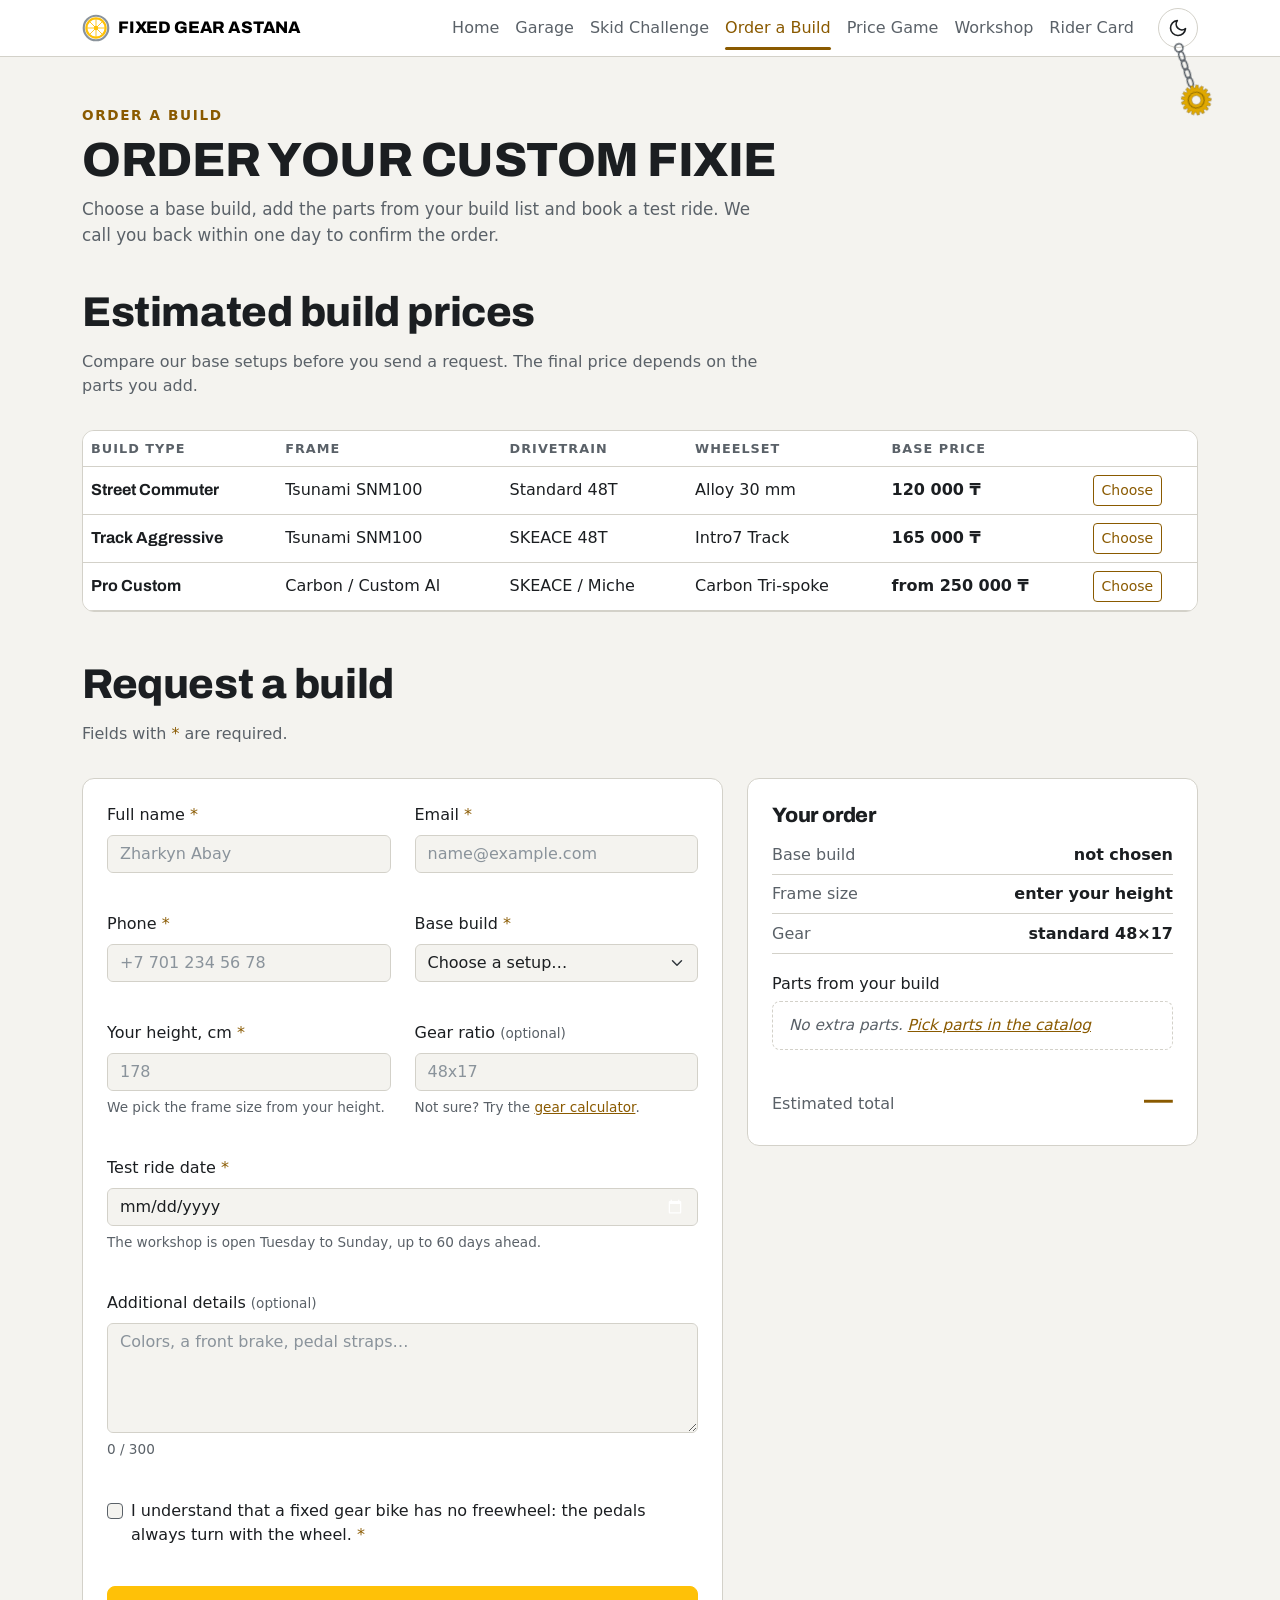
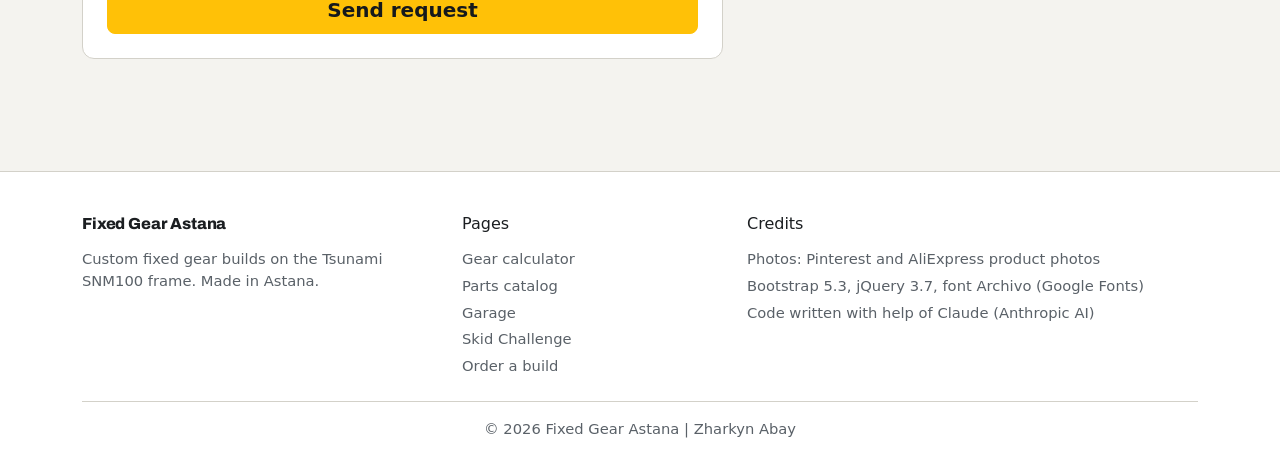
<file: build.html>
<!DOCTYPE html>
<html lang="en">
<head>
    <meta charset="UTF-8">
    <meta name="viewport" content="width=device-width, initial-scale=1.0">
    <title>Order a Build — Fixed Gear Astana</title>
    <link rel="icon" href="images/wheel.svg" type="image/svg+xml">

    <link rel="preconnect" href="https://fonts.googleapis.com">
    <link rel="preconnect" href="https://fonts.gstatic.com" crossorigin>
    <link href="https://fonts.googleapis.com/css2?family=Archivo:wght@600;800&display=swap" rel="stylesheet">

    <link href="https://cdn.jsdelivr.net/npm/bootstrap@5.3.3/dist/css/bootstrap.min.css" rel="stylesheet">
    <link rel="stylesheet" href="css/style.css">
    <link rel="stylesheet" href="css/order.css">

    <script src="js/navbar.js"></script>

    <script src="https://code.jquery.com/jquery-3.7.1.min.js" defer></script>
    <script src="js/parts-data.js" defer></script>
    <script src="js/storage.js" defer></script>
    <script src="js/order.js" defer></script>
    <script src="js/effects.js" defer></script>
    <script src="js/keychain.js" defer></script>
</head>
<body>

    <!-- Единая навигация (одинаковая на всех страницах) -->
    <header class="site-header sticky-top">
    <nav class="navbar navbar-expand-lg site-nav" aria-label="Main navigation">
        <div class="container">
            <a class="navbar-brand" href="index.html">
                <img src="images/wheel.svg" class="brand-wheel" alt="" width="28" height="28">
                Fixed Gear Astana
            </a>
            <!-- Переключатель темы (js/navbar.js). order-lg-last: на компьютере он справа от меню -->
            <button type="button" class="theme-toggle ms-auto me-2 order-lg-last ms-lg-3 me-lg-0" id="theme-toggle" aria-label="Switch to light mode">
                <svg class="icon-sun" viewBox="0 0 24 24" fill="none" stroke="currentColor" stroke-width="2" stroke-linecap="round" aria-hidden="true"><circle cx="12" cy="12" r="4"/><path d="M12 2v2M12 20v2M4.9 4.9l1.4 1.4M17.7 17.7l1.4 1.4M2 12h2M20 12h2M4.9 19.1l1.4-1.4M17.7 6.3l1.4-1.4"/></svg>
                <svg class="icon-moon" viewBox="0 0 24 24" fill="none" stroke="currentColor" stroke-width="2" stroke-linejoin="round" aria-hidden="true"><path d="M21 12.8A9 9 0 1 1 11.2 3a7 7 0 0 0 9.8 9.8z"/></svg>
                <!-- Брелок: звезда 17T на цепочке. Качается при скролле (js/keychain.js), дёрнешь — сменится тема -->
                <span class="keychain" aria-hidden="true">
                    <svg class="keychain-art" viewBox="0 0 40 80" width="40" height="80">
                        <circle class="key-ring" cx="20" cy="5" r="4"/>
                        <ellipse class="key-link" cx="20" cy="14" rx="2.6" ry="5"/>
                        <ellipse class="key-link" cx="20" cy="23" rx="2.6" ry="5"/>
                        <ellipse class="key-link" cx="20" cy="32" rx="2.6" ry="5"/>
                        <ellipse class="key-link" cx="20" cy="41" rx="2.6" ry="5"/>
                        <path class="key-cog" fill-rule="evenodd" d="M18.2 47.9 L18.8 45.0 L21.2 45.0 L21.8 47.9 L22.7 48.1 L24.3 45.6 L26.5 46.5 L26.0 49.4 L26.8 49.9 L29.2 48.2 L30.9 49.7 L29.4 52.3 L30.0 53.0 L32.9 52.3 L33.9 54.4 L31.6 56.2 L31.9 57.1 L34.8 57.5 L35.0 59.8 L32.2 60.6 L32.1 61.6 L34.7 63.0 L34.1 65.2 L31.1 65.0 L30.7 65.9 L32.6 68.1 L31.2 69.9 L28.6 68.7 L27.8 69.3 L28.9 72.1 L26.9 73.3 L24.9 71.2 L23.9 71.5 L23.9 74.5 L21.6 74.9 L20.5 72.2 L19.5 72.2 L18.4 74.9 L16.1 74.5 L16.1 71.5 L15.1 71.2 L13.1 73.3 L11.1 72.1 L12.2 69.3 L11.4 68.7 L8.8 69.9 L7.4 68.1 L9.3 65.9 L8.9 65.0 L5.9 65.2 L5.3 63.0 L7.9 61.6 L7.8 60.6 L5.0 59.8 L5.2 57.5 L8.1 57.1 L8.4 56.2 L6.1 54.4 L7.1 52.3 L10.0 53.0 L10.6 52.3 L9.1 49.7 L10.8 48.2 L13.2 49.9 L14.0 49.4 L13.5 46.5 L15.7 45.6 L17.3 48.1 Z M24.5 60 A4.5 4.5 0 1 0 15.5 60 A4.5 4.5 0 1 0 24.5 60 Z"/>
                        <circle class="key-lockring" cx="20" cy="60" r="8"/>
                    </svg>
                </span>
            </button>
            <button class="navbar-toggler" type="button" data-bs-toggle="collapse" data-bs-target="#navbarNav" aria-controls="navbarNav" aria-expanded="false" aria-label="Toggle navigation">
                <span class="navbar-toggler-icon"></span>
            </button>
            <div class="collapse navbar-collapse" id="navbarNav">
                <ul class="navbar-nav ms-auto">
                    <li class="nav-item"><a class="nav-link" href="index.html">Home</a></li>
                    <li class="nav-item"><a class="nav-link" href="garage.html">Garage</a></li>
                    <li class="nav-item"><a class="nav-link" href="skid.html">Skid Challenge</a></li>
                    <li class="nav-item"><a class="nav-link active" aria-current="page" href="build.html">Order a Build<span class="nav-badge" id="build-count" hidden>0</span></a></li>
                    <li class="nav-item"><a class="nav-link" href="game.html">Price Game</a></li>
                    <li class="nav-item"><a class="nav-link" href="workshop.html">Workshop</a></li>
                    <li class="nav-item"><a class="nav-link" href="rider.html">Rider Card</a></li>
                </ul>
            </div>
        </div>
    </nav>
    </header>

    <main class="container py-5">
        <header class="page-head">
            <p class="page-eyebrow">Order a build</p>
            <h1>Order your custom fixie</h1>
            <p class="page-lead">Choose a base build, add the parts from your build list and book a test ride. We call you back within one day to confirm the order.</p>
        </header>

        <!-- Таблица цен (Midterm). Кнопка Choose выбирает сборку в форме -->
        <section class="mb-5" aria-labelledby="prices-title">
            <h2 class="section-title" id="prices-title">Estimated build prices</h2>
            <p class="section-lead">Compare our base setups before you send a request. The final price depends on the parts you add.</p>

            <div class="table-responsive price-table-wrap">
                <table class="table table-hover align-middle price-table mb-0">
                    <thead>
                        <tr>
                            <th scope="col">Build type</th>
                            <th scope="col">Frame</th>
                            <th scope="col">Drivetrain</th>
                            <th scope="col">Wheelset</th>
                            <th scope="col">Base price</th>
                            <th scope="col"><span class="visually-hidden">Choose</span></th>
                        </tr>
                    </thead>
                    <tbody>
                        <tr>
                            <th scope="row">Street Commuter</th>
                            <td data-label="Frame">Tsunami SNM100</td>
                            <td data-label="Drivetrain">Standard 48T</td>
                            <td data-label="Wheelset">Alloy 30 mm</td>
                            <td data-label="Base price" class="price-cell">120 000 ₸</td>
                            <td><button type="button" class="btn btn-outline-warning btn-sm btn-choose" data-build="street">Choose</button></td>
                        </tr>
                        <tr>
                            <th scope="row">Track Aggressive</th>
                            <td data-label="Frame">Tsunami SNM100</td>
                            <td data-label="Drivetrain">SKEACE 48T</td>
                            <td data-label="Wheelset">Intro7 Track</td>
                            <td data-label="Base price" class="price-cell">165 000 ₸</td>
                            <td><button type="button" class="btn btn-outline-warning btn-sm btn-choose" data-build="track">Choose</button></td>
                        </tr>
                        <tr>
                            <th scope="row">Pro Custom</th>
                            <td data-label="Frame">Carbon / Custom Al</td>
                            <td data-label="Drivetrain">SKEACE / Miche</td>
                            <td data-label="Wheelset">Carbon Tri-spoke</td>
                            <td data-label="Base price" class="price-cell">from 250 000 ₸</td>
                            <td><button type="button" class="btn btn-outline-warning btn-sm btn-choose" data-build="custom">Choose</button></td>
                        </tr>
                    </tbody>
                </table>
            </div>
        </section>

        <!-- Сообщение после успешного заказа (jQuery slideDown) -->
        <div class="order-success" id="order-success" role="status" aria-live="polite" tabindex="-1"></div>

        <!-- Форма заказа. JS: js/order.js -->
        <section id="order" aria-labelledby="order-title">
            <h2 class="section-title" id="order-title">Request a build</h2>
            <p class="section-lead">Fields with <span class="req">*</span> are required.</p>

            <div class="row g-4">
                <div class="col-12 col-lg-7">
                    <form class="panel order-form" id="order-form" novalidate>
                        <p class="form-status" id="form-status" role="alert"></p>

                        <div class="row">
                            <!-- 1. Имя -->
                            <div class="col-md-6 field">
                                <label for="order-name" class="form-label">Full name <span class="req" aria-hidden="true">*</span></label>
                                <input type="text" class="form-control fg-input" id="order-name" name="name" autocomplete="name" placeholder="Zharkyn Abay" aria-describedby="order-name-error">
                                <p class="field-error" id="order-name-error"></p>
                            </div>
                            <!-- 2. Email -->
                            <div class="col-md-6 field">
                                <label for="order-email" class="form-label">Email <span class="req" aria-hidden="true">*</span></label>
                                <input type="email" class="form-control fg-input" id="order-email" name="email" autocomplete="email" placeholder="name@example.com" aria-describedby="order-email-error">
                                <p class="field-error" id="order-email-error"></p>
                            </div>
                        </div>

                        <div class="row">
                            <!-- 3. Телефон -->
                            <div class="col-md-6 field">
                                <label for="order-phone" class="form-label">Phone <span class="req" aria-hidden="true">*</span></label>
                                <input type="tel" class="form-control fg-input" id="order-phone" name="phone" autocomplete="tel" placeholder="+7 701 234 56 78" aria-describedby="order-phone-error">
                                <p class="field-error" id="order-phone-error"></p>
                            </div>
                            <!-- 4. Базовая сборка -->
                            <div class="col-md-6 field">
                                <label for="order-build" class="form-label">Base build <span class="req" aria-hidden="true">*</span></label>
                                <select class="form-select fg-input" id="order-build" name="build" aria-describedby="order-build-error">
                                    <option value="">Choose a setup…</option>
                                    <option value="street">Street Commuter — 120 000 ₸</option>
                                    <option value="track">Track Aggressive — 165 000 ₸</option>
                                    <option value="custom">Pro Custom — from 250 000 ₸</option>
                                </select>
                                <p class="field-error" id="order-build-error"></p>
                            </div>
                        </div>

                        <div class="row">
                            <!-- 5. Рост -->
                            <div class="col-md-6 field">
                                <label for="order-height" class="form-label">Your height, cm <span class="req" aria-hidden="true">*</span></label>
                                <input type="number" class="form-control fg-input" id="order-height" name="height" inputmode="numeric" placeholder="178" aria-describedby="order-height-hint order-height-error">
                                <p class="field-hint" id="order-height-hint">We pick the frame size from your height.</p>
                                <p class="field-error" id="order-height-error"></p>
                            </div>
                            <!-- 6. Передача (необязательно) -->
                            <div class="col-md-6 field">
                                <label for="order-gear" class="form-label">Gear ratio <span class="optional">(optional)</span></label>
                                <input type="text" class="form-control fg-input" id="order-gear" name="gear" placeholder="48x17" aria-describedby="order-gear-hint order-gear-error">
                                <p class="field-hint" id="order-gear-hint">Not sure? Try the <a href="index.html#calculator">gear calculator</a>.</p>
                                <p class="field-error" id="order-gear-error"></p>
                            </div>
                        </div>

                        <!-- 7. Дата тест-райда -->
                        <div class="field">
                            <label for="order-date" class="form-label">Test ride date <span class="req" aria-hidden="true">*</span></label>
                            <input type="date" class="form-control fg-input date-input" id="order-date" name="date" aria-describedby="order-date-hint order-date-error">
                            <p class="field-hint" id="order-date-hint">The workshop is open Tuesday to Sunday, up to 60 days ahead.</p>
                            <p class="field-error" id="order-date-error"></p>
                        </div>

                        <!-- 8. Комментарий -->
                        <div class="field">
                            <label for="order-comment" class="form-label">Additional details <span class="optional">(optional)</span></label>
                            <textarea class="form-control fg-input" id="order-comment" name="comment" rows="4" placeholder="Colors, a front brake, pedal straps…" aria-describedby="order-comment-count order-comment-error"></textarea>
                            <p class="field-hint" id="order-comment-count">0 / 300</p>
                            <p class="field-error" id="order-comment-error"></p>
                        </div>

                        <!-- 9. Согласие -->
                        <div class="field">
                            <div class="form-check">
                                <input class="form-check-input" type="checkbox" id="order-agree" name="agree" aria-describedby="order-agree-error">
                                <label class="form-check-label" for="order-agree">I understand that a fixed gear bike has no freewheel: the pedals always turn with the wheel. <span class="req" aria-hidden="true">*</span></label>
                            </div>
                            <p class="field-error" id="order-agree-error"></p>
                        </div>

                        <div class="d-grid">
                            <button type="submit" class="btn btn-warning btn-lg">Send request</button>
                        </div>
                    </form>
                </div>

                <!-- Сводка заказа: запчасти из каталога + итоговая цена -->
                <div class="col-12 col-lg-5">
                    <aside class="panel order-summary" aria-labelledby="summary-title">
                        <h3 class="summary-title" id="summary-title">Your order</h3>
                        <dl class="summary-lines">
                            <div><dt>Base build</dt><dd id="sum-base">not chosen</dd></div>
                            <div><dt>Frame size</dt><dd id="sum-size">enter your height</dd></div>
                            <div><dt>Gear</dt><dd id="sum-gear">standard 48×17</dd></div>
                        </dl>
                        <div class="summary-subhead">
                            <h4 class="summary-subtitle">Parts from your build</h4>
                            <button type="button" class="btn btn-link btn-sm btn-clear-parts" id="btn-clear-parts">Clear all</button>
                        </div>
                        <ul class="summary-parts" id="summary-parts"></ul>
                        <div class="summary-total">
                            <span>Estimated total</span>
                            <strong id="sum-total">—</strong>
                        </div>
                    </aside>
                </div>
            </div>
        </section>
    </main>

    <!-- Колесо "Наверх" -->
    <button type="button" class="back-to-top" id="back-to-top" aria-label="Back to top">
        <img src="images/wheel.svg" alt="" width="56" height="56">
    </button>

    <footer class="site-footer">
        <div class="container">
            <div class="row g-4">
                <div class="col-12 col-md-4">
                    <p class="footer-title display-font">Fixed Gear Astana</p>
                    <p class="mb-0">Custom fixed gear builds on the Tsunami SNM100 frame. Made in Astana.</p>
                </div>
                <div class="col-6 col-md-3">
                    <p class="footer-title">Pages</p>
                    <ul class="footer-links">
                        <li><a href="index.html#calculator">Gear calculator</a></li>
                        <li><a href="index.html#parts">Parts catalog</a></li>
                        <li><a href="garage.html">Garage</a></li>
                        <li><a href="skid.html">Skid Challenge</a></li>
                        <li><a href="build.html">Order a build</a></li>
                    </ul>
                </div>
                <div class="col-6 col-md-5">
                    <p class="footer-title">Credits</p>
                    <ul class="footer-links">
                        <li>Photos: Pinterest and AliExpress product photos</li>
                        <li>Bootstrap 5.3, jQuery 3.7, font Archivo (Google Fonts)</li>
                        <li>Code written with help of Claude (Anthropic AI)</li>
                    </ul>
                </div>
            </div>
            <p class="footer-copy mb-0">&copy; 2026 Fixed Gear Astana | Zharkyn Abay</p>
        </div>
    </footer>

    <script src="https://cdn.jsdelivr.net/npm/bootstrap@5.3.3/dist/js/bootstrap.bundle.min.js"></script>
</body>
</html>
</file>
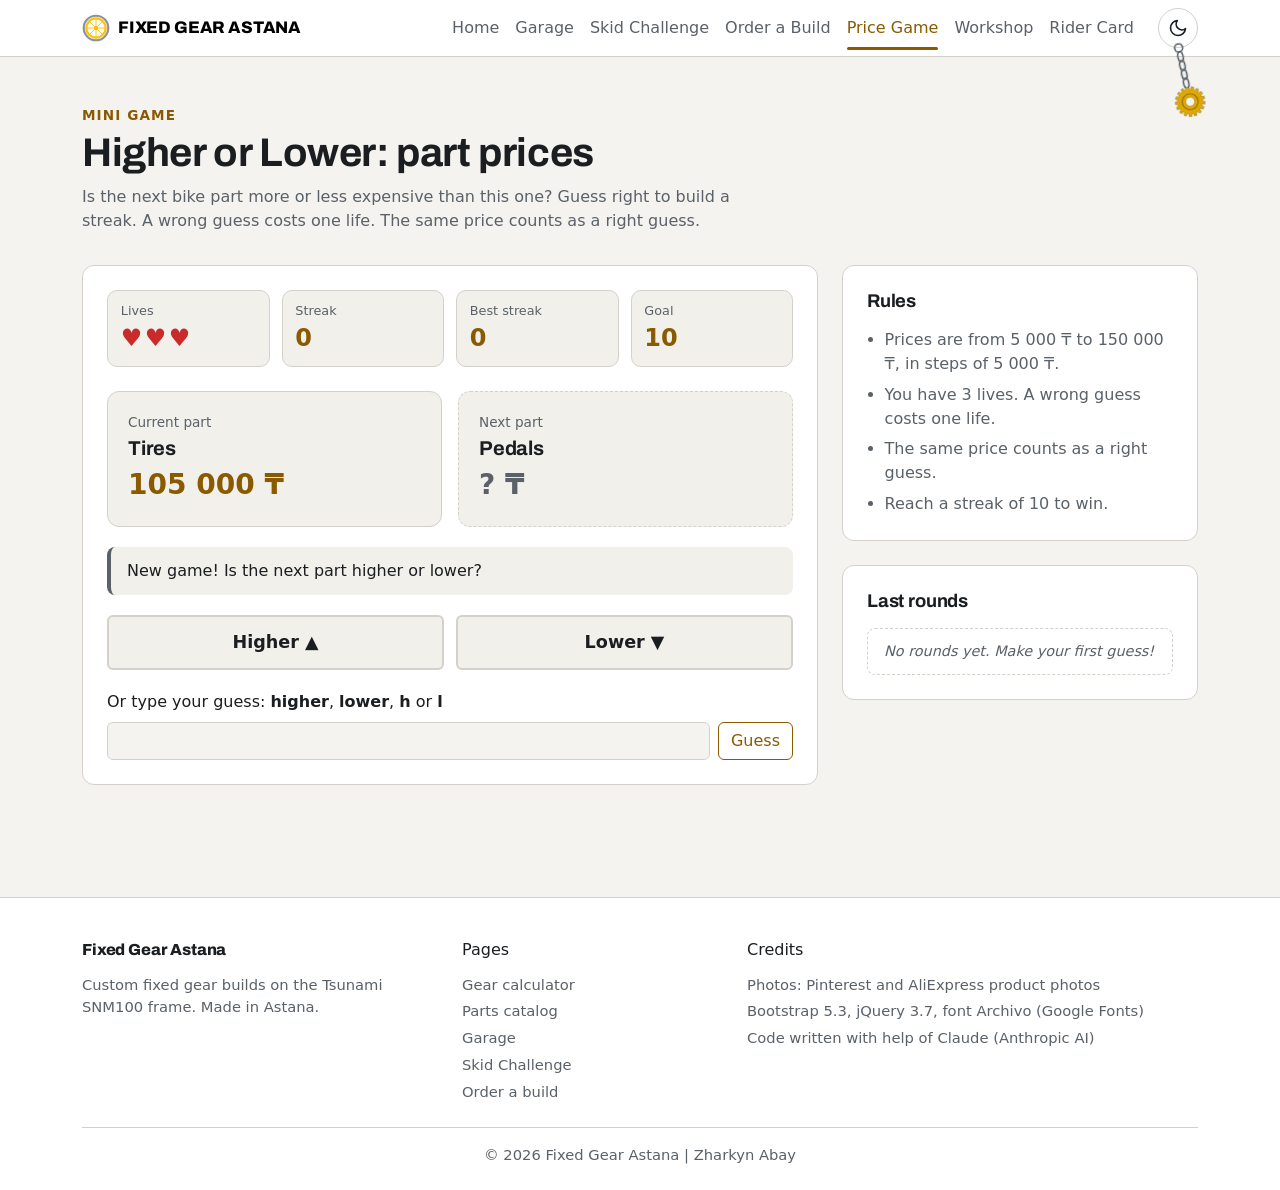
<file: game.html>
<!DOCTYPE html>
<html lang="en">
<head>
  <meta charset="UTF-8">
  <meta name="viewport" content="width=device-width, initial-scale=1.0">
  <link rel="icon" href="images/wheel.svg" type="image/svg+xml">
  <title>Price Game - Fixed Gear Astana</title>
  <link href="https://cdn.jsdelivr.net/npm/bootstrap@5.3.3/dist/css/bootstrap.min.css" rel="stylesheet">
  <link rel="preconnect" href="https://fonts.googleapis.com">
  <link rel="preconnect" href="https://fonts.gstatic.com" crossorigin>
  <link href="https://fonts.googleapis.com/css2?family=Archivo:wght@600;800&display=swap" rel="stylesheet">
  <link rel="stylesheet" href="css/style.css">
  <link rel="stylesheet" href="css/tasks.css">
  <!-- Task 1: свой JS-файл. defer = скрипт выполнится, когда HTML уже загружен -->
  <script src="js/navbar.js"></script>
  <script src="https://code.jquery.com/jquery-3.7.1.min.js" defer></script>
  <script src="js/game.js" defer></script>
  <script src="js/effects.js" defer></script>
  <script src="js/keychain.js" defer></script>
</head>
<body class="tasks-page">

  <!-- Единая навигация (одинаковая на всех страницах) -->
  <header class="site-header sticky-top">
    <nav class="navbar navbar-expand-lg site-nav" aria-label="Main navigation">
        <div class="container">
            <a class="navbar-brand" href="index.html">
                <img src="images/wheel.svg" class="brand-wheel" alt="" width="28" height="28">
                Fixed Gear Astana
            </a>
            <!-- Переключатель темы (js/navbar.js). order-lg-last: на компьютере он справа от меню -->
            <button type="button" class="theme-toggle ms-auto me-2 order-lg-last ms-lg-3 me-lg-0" id="theme-toggle" aria-label="Switch to light mode">
                <svg class="icon-sun" viewBox="0 0 24 24" fill="none" stroke="currentColor" stroke-width="2" stroke-linecap="round" aria-hidden="true"><circle cx="12" cy="12" r="4"/><path d="M12 2v2M12 20v2M4.9 4.9l1.4 1.4M17.7 17.7l1.4 1.4M2 12h2M20 12h2M4.9 19.1l1.4-1.4M17.7 6.3l1.4-1.4"/></svg>
                <svg class="icon-moon" viewBox="0 0 24 24" fill="none" stroke="currentColor" stroke-width="2" stroke-linejoin="round" aria-hidden="true"><path d="M21 12.8A9 9 0 1 1 11.2 3a7 7 0 0 0 9.8 9.8z"/></svg>
                <!-- Брелок: звезда 17T на цепочке. Качается при скролле (js/keychain.js), дёрнешь — сменится тема -->
                <span class="keychain" aria-hidden="true">
                    <svg class="keychain-art" viewBox="0 0 40 80" width="40" height="80">
                        <circle class="key-ring" cx="20" cy="5" r="4"/>
                        <ellipse class="key-link" cx="20" cy="14" rx="2.6" ry="5"/>
                        <ellipse class="key-link" cx="20" cy="23" rx="2.6" ry="5"/>
                        <ellipse class="key-link" cx="20" cy="32" rx="2.6" ry="5"/>
                        <ellipse class="key-link" cx="20" cy="41" rx="2.6" ry="5"/>
                        <path class="key-cog" fill-rule="evenodd" d="M18.2 47.9 L18.8 45.0 L21.2 45.0 L21.8 47.9 L22.7 48.1 L24.3 45.6 L26.5 46.5 L26.0 49.4 L26.8 49.9 L29.2 48.2 L30.9 49.7 L29.4 52.3 L30.0 53.0 L32.9 52.3 L33.9 54.4 L31.6 56.2 L31.9 57.1 L34.8 57.5 L35.0 59.8 L32.2 60.6 L32.1 61.6 L34.7 63.0 L34.1 65.2 L31.1 65.0 L30.7 65.9 L32.6 68.1 L31.2 69.9 L28.6 68.7 L27.8 69.3 L28.9 72.1 L26.9 73.3 L24.9 71.2 L23.9 71.5 L23.9 74.5 L21.6 74.9 L20.5 72.2 L19.5 72.2 L18.4 74.9 L16.1 74.5 L16.1 71.5 L15.1 71.2 L13.1 73.3 L11.1 72.1 L12.2 69.3 L11.4 68.7 L8.8 69.9 L7.4 68.1 L9.3 65.9 L8.9 65.0 L5.9 65.2 L5.3 63.0 L7.9 61.6 L7.8 60.6 L5.0 59.8 L5.2 57.5 L8.1 57.1 L8.4 56.2 L6.1 54.4 L7.1 52.3 L10.0 53.0 L10.6 52.3 L9.1 49.7 L10.8 48.2 L13.2 49.9 L14.0 49.4 L13.5 46.5 L15.7 45.6 L17.3 48.1 Z M24.5 60 A4.5 4.5 0 1 0 15.5 60 A4.5 4.5 0 1 0 24.5 60 Z"/>
                        <circle class="key-lockring" cx="20" cy="60" r="8"/>
                    </svg>
                </span>
            </button>
            <button class="navbar-toggler" type="button" data-bs-toggle="collapse" data-bs-target="#navbarNav" aria-controls="navbarNav" aria-expanded="false" aria-label="Toggle navigation">
                <span class="navbar-toggler-icon"></span>
            </button>
            <div class="collapse navbar-collapse" id="navbarNav">
                <ul class="navbar-nav ms-auto">
                    <li class="nav-item"><a class="nav-link" href="index.html">Home</a></li>
                    <li class="nav-item"><a class="nav-link" href="garage.html">Garage</a></li>
                    <li class="nav-item"><a class="nav-link" href="skid.html">Skid Challenge</a></li>
                    <li class="nav-item"><a class="nav-link" href="build.html">Order a Build<span class="nav-badge" id="build-count" hidden>0</span></a></li>
                    <li class="nav-item"><a class="nav-link active" aria-current="page" href="game.html">Price Game</a></li>
                    <li class="nav-item"><a class="nav-link" href="workshop.html">Workshop</a></li>
                    <li class="nav-item"><a class="nav-link" href="rider.html">Rider Card</a></li>
                </ul>
            </div>
        </div>
    </nav>
  </header>

  <main class="container py-5">
    <header class="page-head">
      <p class="page-eyebrow">Mini game</p>
      <h1>Higher or Lower: part prices</h1>
      <p class="page-lead">Is the next bike part more or less expensive than this one? Guess right to build a streak. A wrong guess costs one life. The same price counts as a right guess.</p>
    </header>

    <div class="row g-4">
      <!-- Игровое поле -->
      <div class="col-12 col-lg-8">
        <section class="panel game" id="game" aria-labelledby="game-title">
          <h2 class="visually-hidden" id="game-title">Game</h2>

          <!-- Состояние игры: жизни, серия, рекорд -->
          <div class="game-stats">
            <div class="stat">
              <span class="stat-label">Lives</span>
              <span class="lives" id="lives" role="img" aria-label="Lives left"></span>
            </div>
            <div class="stat">
              <span class="stat-label">Streak</span>
              <span class="stat-value" id="streak">0</span>
            </div>
            <div class="stat">
              <span class="stat-label">Best streak</span>
              <span class="stat-value" id="best">0</span>
            </div>
            <div class="stat">
              <span class="stat-label">Goal</span>
              <span class="stat-value" id="goal">0</span>
            </div>
          </div>

          <!-- Текущая запчасть и следующая (скрытая) -->
          <div class="part-cards">
            <article class="part-card">
              <p class="part-label">Current part</p>
              <h3 class="part-name" id="current-name">—</h3>
              <p class="part-price" id="current-price">—</p>
            </article>
            <article class="part-card part-card-next">
              <p class="part-label">Next part</p>
              <h3 class="part-name" id="next-name">—</h3>
              <p class="part-price part-price-hidden">? ₸</p>
            </article>
          </div>

          <!-- Сообщение о результате хода. aria-live: экранный диктор прочитает его сам -->
          <p class="game-message" id="message" role="status" aria-live="polite"></p>

          <!-- Кнопки хода -->
          <div class="game-actions">
            <button type="button" class="btn btn-game btn-higher" id="btn-higher">Higher ▲</button>
            <button type="button" class="btn btn-game btn-lower" id="btn-lower">Lower ▼</button>
          </div>

          <!-- Ход с клавиатуры: можно напечатать ответ. Неправильный ввод отклоняется -->
          <form class="guess-form" id="guess-form">
            <label for="guess-input" class="form-label">Or type your guess: <b>higher</b>, <b>lower</b>, <b>h</b> or <b>l</b></label>
            <div class="guess-row">
              <input type="text" class="form-control tasks-input" id="guess-input" autocomplete="off" maxlength="10">
              <button type="submit" class="btn btn-outline-warning" id="btn-guess">Guess</button>
            </div>
          </form>

          <button type="button" class="btn btn-warning btn-restart" id="btn-restart" hidden>Play again</button>
        </section>
      </div>

      <!-- Правила и история -->
      <div class="col-12 col-lg-4">
        <section class="panel" aria-labelledby="rules-title">
          <h2 class="panel-title" id="rules-title">Rules</h2>
          <ul class="rules-list" id="rules-list"></ul>
        </section>

        <section class="panel mt-4" aria-labelledby="history-title">
          <h2 class="panel-title" id="history-title">Last rounds</h2>
          <ol class="history" id="history"></ol>
        </section>
      </div>
    </div>
  </main>

  <!-- Колесо "Наверх": крутится при скролле -->
    <button type="button" class="back-to-top" id="back-to-top" aria-label="Back to top">
        <img src="images/wheel.svg" alt="" width="56" height="56">
    </button>

    <!-- Футер (одинаковый на всех страницах) -->
    <footer class="site-footer">
        <div class="container">
            <div class="row g-4">
                <div class="col-12 col-md-4">
                    <p class="footer-title display-font">Fixed Gear Astana</p>
                    <p class="mb-0">Custom fixed gear builds on the Tsunami SNM100 frame. Made in Astana.</p>
                </div>
                <div class="col-6 col-md-3">
                    <p class="footer-title">Pages</p>
                    <ul class="footer-links">
                        <li><a href="index.html#calculator">Gear calculator</a></li>
                        <li><a href="index.html#parts">Parts catalog</a></li>
                        <li><a href="garage.html">Garage</a></li>
                        <li><a href="skid.html">Skid Challenge</a></li>
                        <li><a href="build.html">Order a build</a></li>
                    </ul>
                </div>
                <div class="col-6 col-md-5">
                    <p class="footer-title">Credits</p>
                    <ul class="footer-links">
                        <li>Photos: Pinterest and AliExpress product photos</li>
                        <li>Bootstrap 5.3, jQuery 3.7, font Archivo (Google Fonts)</li>
                        <li>Code written with help of Claude (Anthropic AI)</li>
                    </ul>
                </div>
            </div>
            <p class="footer-copy mb-0">&copy; 2026 Fixed Gear Astana | Zharkyn Abay</p>
        </div>
    </footer>

  <!-- Bootstrap JS нужен только для бургер-меню навигации, игра его не использует -->
  <script src="https://cdn.jsdelivr.net/npm/bootstrap@5.3.3/dist/js/bootstrap.bundle.min.js"></script>
</body>
</html>
</file>
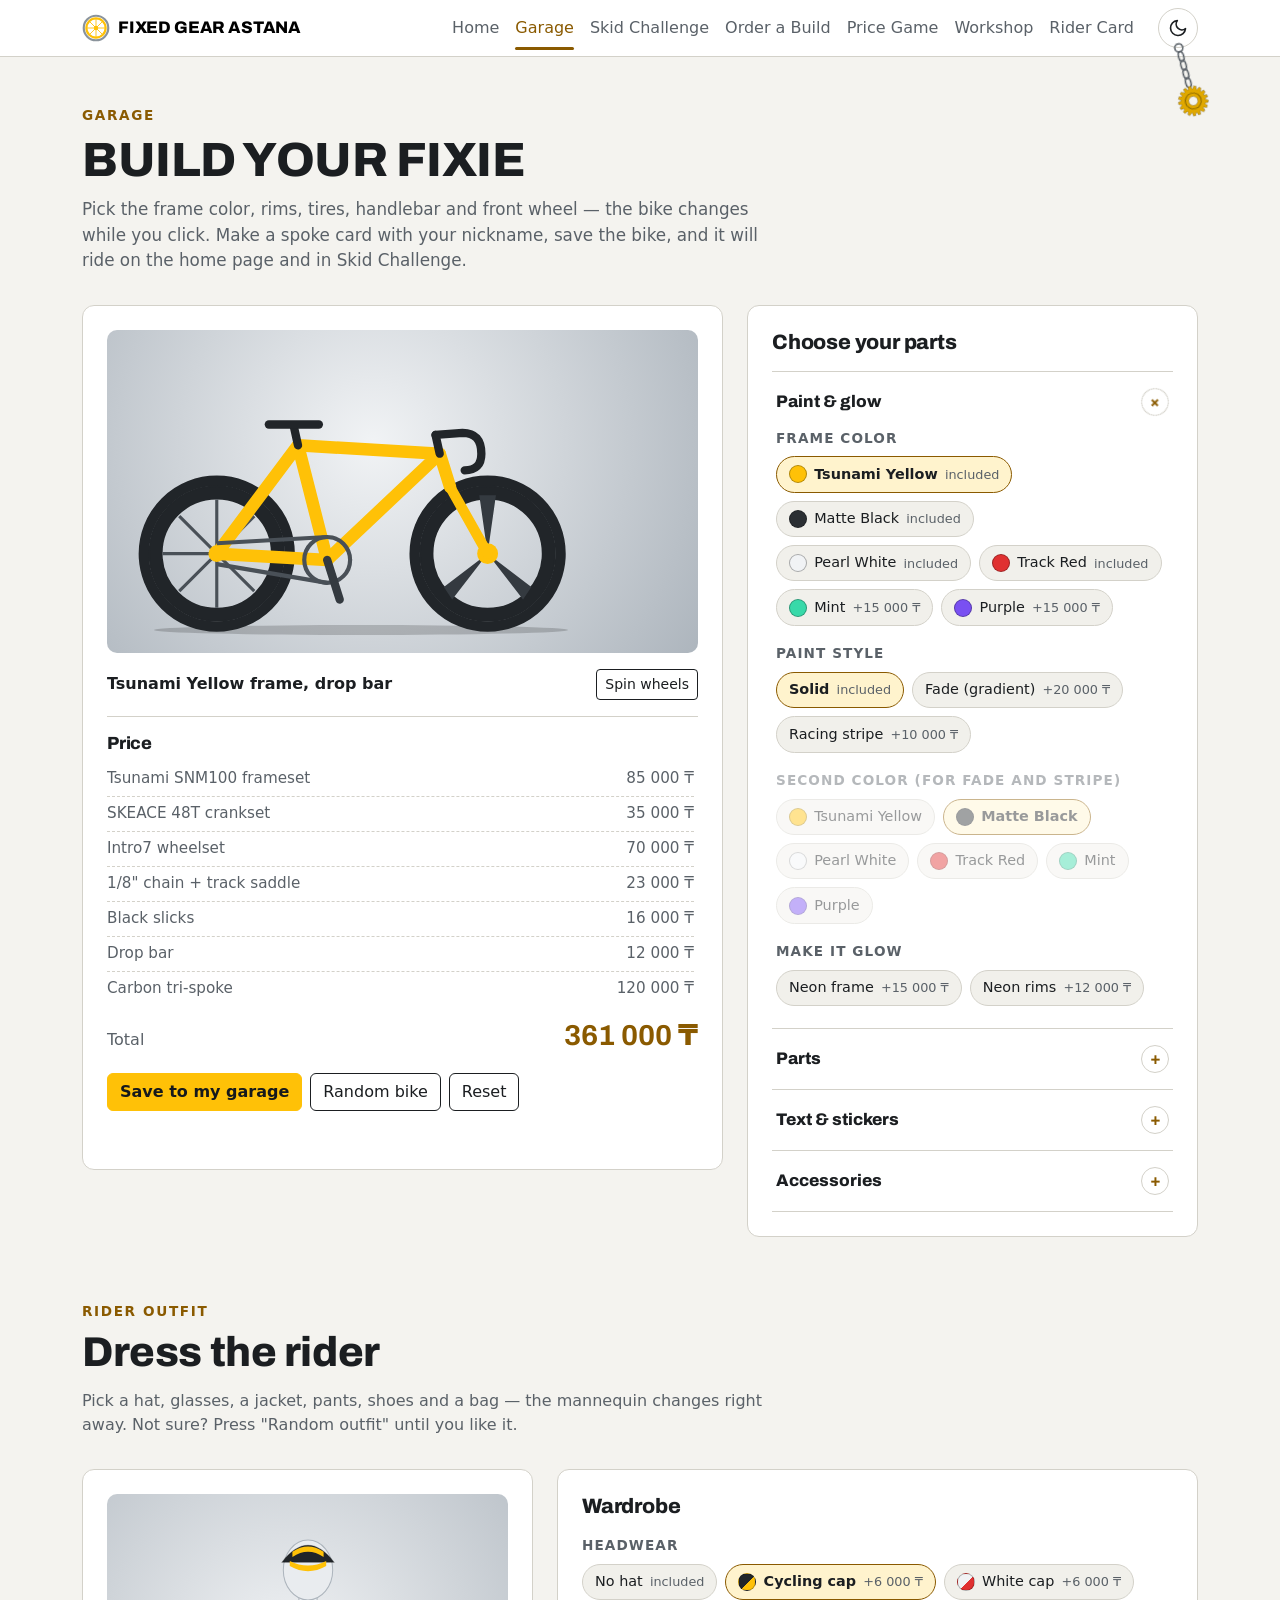
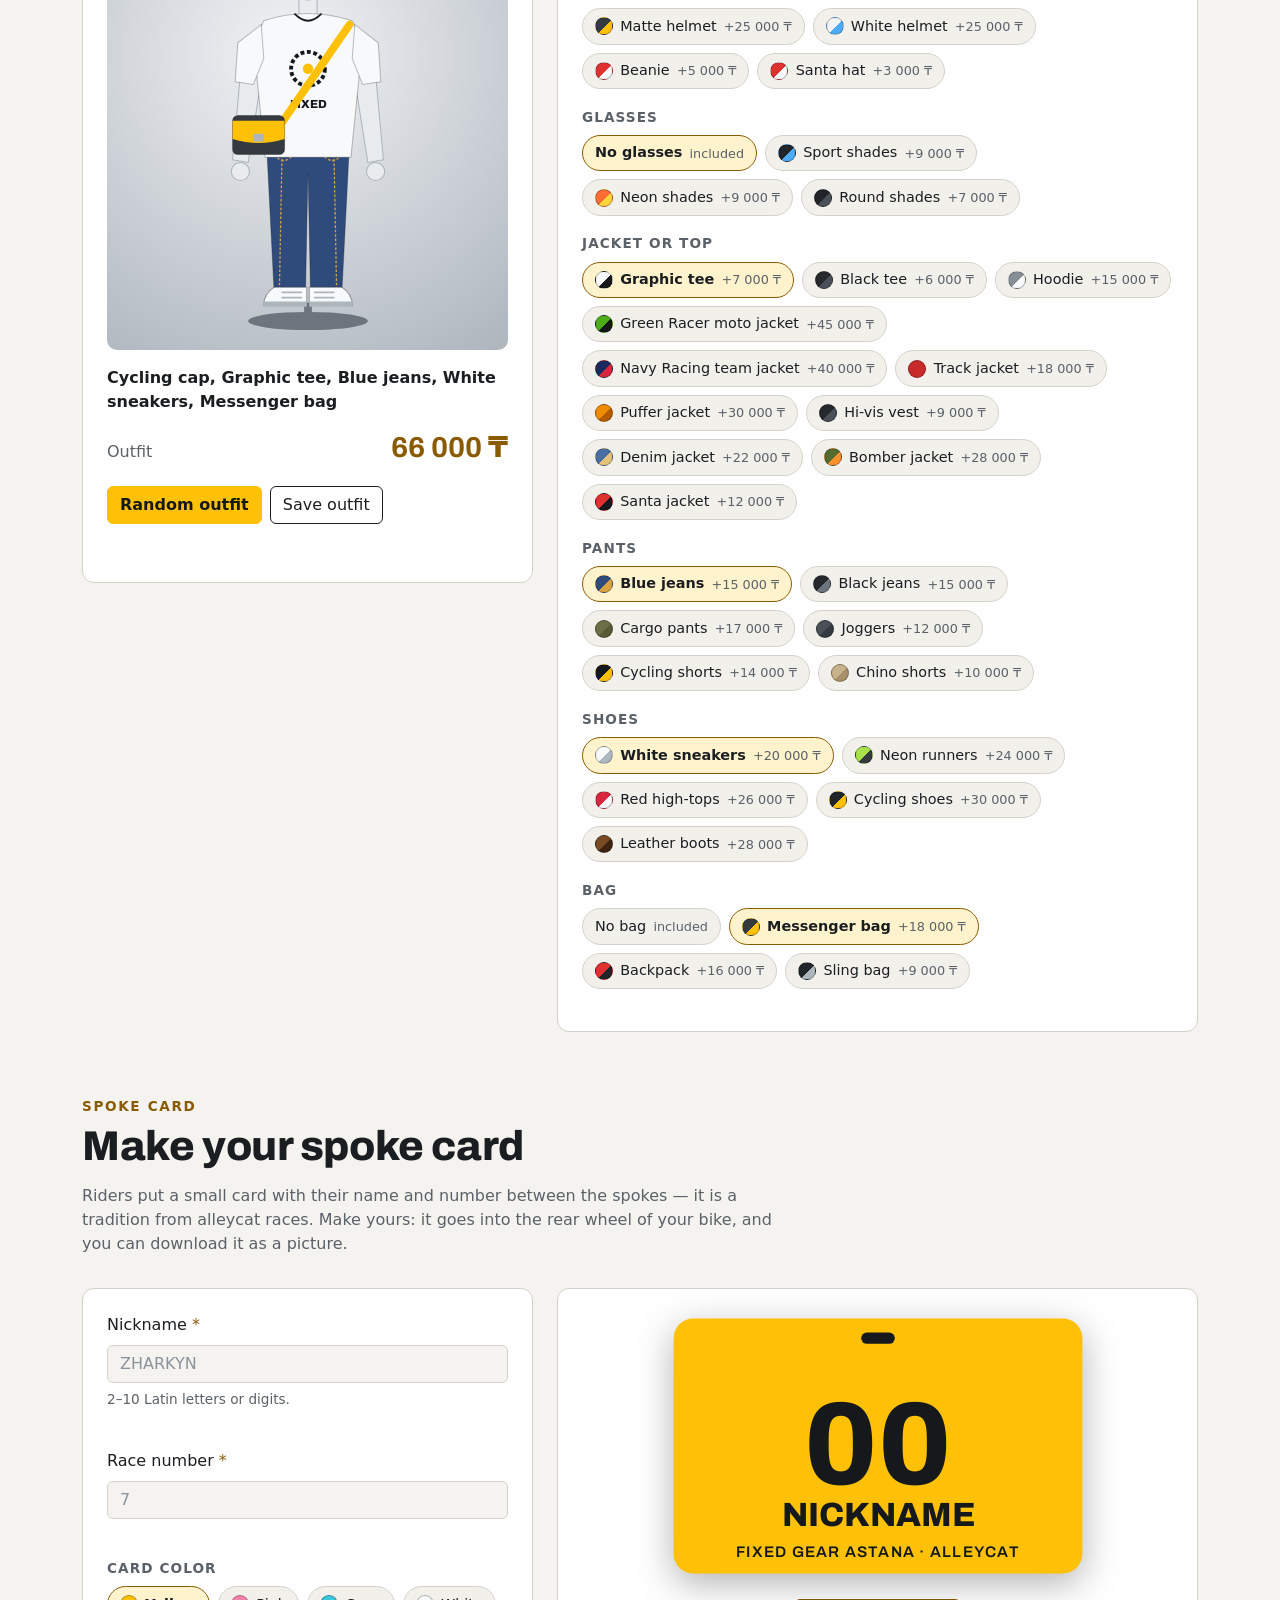
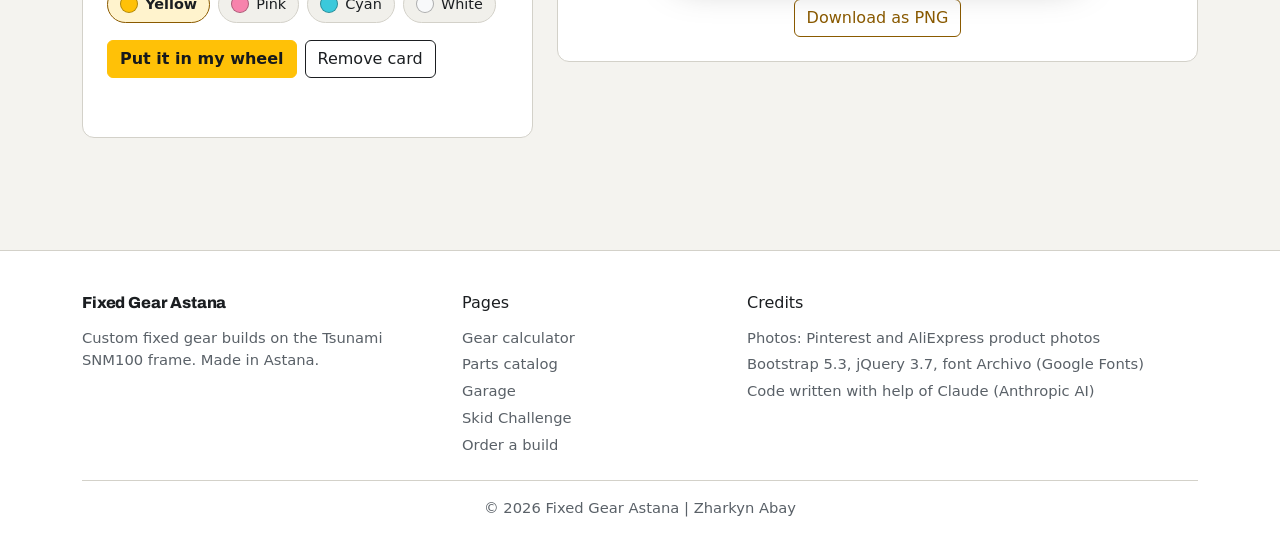
<file: garage.html>
<!DOCTYPE html>
<html lang="en">
<head>
    <meta charset="UTF-8">
    <meta name="viewport" content="width=device-width, initial-scale=1.0">
    <title>Garage — Build Your Fixie — Fixed Gear Astana</title>
    <link rel="icon" href="images/wheel.svg" type="image/svg+xml">

    <link rel="preconnect" href="https://fonts.googleapis.com">
    <link rel="preconnect" href="https://fonts.gstatic.com" crossorigin>
    <link href="https://fonts.googleapis.com/css2?family=Archivo:wght@600;800&display=swap" rel="stylesheet">

    <link href="https://cdn.jsdelivr.net/npm/bootstrap@5.3.3/dist/css/bootstrap.min.css" rel="stylesheet">
    <link rel="stylesheet" href="css/style.css">
    <link rel="stylesheet" href="css/bike.css">
    <link rel="stylesheet" href="css/garage.css">

    <script src="js/navbar.js"></script>
    <script src="https://code.jquery.com/jquery-3.7.1.min.js" defer></script>
    <script src="js/garage-data.js" defer></script>
    <script src="js/garage.js" defer></script>
    <script src="js/outfit.js" defer></script>
    <script src="js/effects.js" defer></script>
    <script src="js/keychain.js" defer></script>
</head>
<body>

    <!-- Единая навигация (одинаковая на всех страницах) -->
    <header class="site-header sticky-top">
    <nav class="navbar navbar-expand-lg site-nav" aria-label="Main navigation">
        <div class="container">
            <a class="navbar-brand" href="index.html">
                <img src="images/wheel.svg" class="brand-wheel" alt="" width="28" height="28">
                Fixed Gear Astana
            </a>
            <!-- Переключатель темы (js/navbar.js). order-lg-last: на компьютере он справа от меню -->
            <button type="button" class="theme-toggle ms-auto me-2 order-lg-last ms-lg-3 me-lg-0" id="theme-toggle" aria-label="Switch to light mode">
                <svg class="icon-sun" viewBox="0 0 24 24" fill="none" stroke="currentColor" stroke-width="2" stroke-linecap="round" aria-hidden="true"><circle cx="12" cy="12" r="4"/><path d="M12 2v2M12 20v2M4.9 4.9l1.4 1.4M17.7 17.7l1.4 1.4M2 12h2M20 12h2M4.9 19.1l1.4-1.4M17.7 6.3l1.4-1.4"/></svg>
                <svg class="icon-moon" viewBox="0 0 24 24" fill="none" stroke="currentColor" stroke-width="2" stroke-linejoin="round" aria-hidden="true"><path d="M21 12.8A9 9 0 1 1 11.2 3a7 7 0 0 0 9.8 9.8z"/></svg>
                <!-- Брелок: звезда 17T на цепочке. Качается при скролле (js/keychain.js), дёрнешь — сменится тема -->
                <span class="keychain" aria-hidden="true">
                    <svg class="keychain-art" viewBox="0 0 40 80" width="40" height="80">
                        <circle class="key-ring" cx="20" cy="5" r="4"/>
                        <ellipse class="key-link" cx="20" cy="14" rx="2.6" ry="5"/>
                        <ellipse class="key-link" cx="20" cy="23" rx="2.6" ry="5"/>
                        <ellipse class="key-link" cx="20" cy="32" rx="2.6" ry="5"/>
                        <ellipse class="key-link" cx="20" cy="41" rx="2.6" ry="5"/>
                        <path class="key-cog" fill-rule="evenodd" d="M18.2 47.9 L18.8 45.0 L21.2 45.0 L21.8 47.9 L22.7 48.1 L24.3 45.6 L26.5 46.5 L26.0 49.4 L26.8 49.9 L29.2 48.2 L30.9 49.7 L29.4 52.3 L30.0 53.0 L32.9 52.3 L33.9 54.4 L31.6 56.2 L31.9 57.1 L34.8 57.5 L35.0 59.8 L32.2 60.6 L32.1 61.6 L34.7 63.0 L34.1 65.2 L31.1 65.0 L30.7 65.9 L32.6 68.1 L31.2 69.9 L28.6 68.7 L27.8 69.3 L28.9 72.1 L26.9 73.3 L24.9 71.2 L23.9 71.5 L23.9 74.5 L21.6 74.9 L20.5 72.2 L19.5 72.2 L18.4 74.9 L16.1 74.5 L16.1 71.5 L15.1 71.2 L13.1 73.3 L11.1 72.1 L12.2 69.3 L11.4 68.7 L8.8 69.9 L7.4 68.1 L9.3 65.9 L8.9 65.0 L5.9 65.2 L5.3 63.0 L7.9 61.6 L7.8 60.6 L5.0 59.8 L5.2 57.5 L8.1 57.1 L8.4 56.2 L6.1 54.4 L7.1 52.3 L10.0 53.0 L10.6 52.3 L9.1 49.7 L10.8 48.2 L13.2 49.9 L14.0 49.4 L13.5 46.5 L15.7 45.6 L17.3 48.1 Z M24.5 60 A4.5 4.5 0 1 0 15.5 60 A4.5 4.5 0 1 0 24.5 60 Z"/>
                        <circle class="key-lockring" cx="20" cy="60" r="8"/>
                    </svg>
                </span>
            </button>
            <button class="navbar-toggler" type="button" data-bs-toggle="collapse" data-bs-target="#navbarNav" aria-controls="navbarNav" aria-expanded="false" aria-label="Toggle navigation">
                <span class="navbar-toggler-icon"></span>
            </button>
            <div class="collapse navbar-collapse" id="navbarNav">
                <ul class="navbar-nav ms-auto">
                    <li class="nav-item"><a class="nav-link" href="index.html">Home</a></li>
                    <li class="nav-item"><a class="nav-link active" aria-current="page" href="garage.html">Garage</a></li>
                    <li class="nav-item"><a class="nav-link" href="skid.html">Skid Challenge</a></li>
                    <li class="nav-item"><a class="nav-link" href="build.html">Order a Build<span class="nav-badge" id="build-count" hidden>0</span></a></li>
                    <li class="nav-item"><a class="nav-link" href="game.html">Price Game</a></li>
                    <li class="nav-item"><a class="nav-link" href="workshop.html">Workshop</a></li>
                    <li class="nav-item"><a class="nav-link" href="rider.html">Rider Card</a></li>
                </ul>
            </div>
        </div>
    </nav>
    </header>

    <main class="container py-5">
        <header class="page-head">
            <p class="page-eyebrow">Garage</p>
            <h1>Build your fixie</h1>
            <p class="page-lead">Pick the frame color, rims, tires, handlebar and front wheel — the bike changes while you click. Make a spoke card with your nickname, save the bike, and it will ride on the home page and in Skid Challenge.</p>
        </header>

        <div class="row g-4">
            <!-- Превью: велосипед в "студии" -->
            <div class="col-12 col-lg-7">
                <section class="panel studio-panel" aria-labelledby="preview-title">
                    <h2 class="visually-hidden" id="preview-title">Preview of your bike</h2>
                    <div class="studio" id="studio">
                        <svg class="bike-art" viewBox="0 0 220 130" width="220" height="130" role="img" aria-label="Your bike">
                            <defs>
                                <!-- Свет фары: яркий у фары, прозрачный вдали -->
                                <linearGradient id="beam-glow" x1="0" y1="0" x2="1" y2="0">
                                    <stop offset="0" stop-color="#fff3bf" stop-opacity="0.6"/>
                                    <stop offset="1" stop-color="#fff3bf" stop-opacity="0"/>
                                </linearGradient>
                                <!-- Покраска "Fade": цвет рамы плавно переходит во второй цвет -->
                                <linearGradient id="frame-fade" gradientUnits="userSpaceOnUse" x1="45" y1="0" x2="160" y2="0">
                                    <stop class="fade-a" offset="0"/>
                                    <stop class="fade-b" offset="1"/>
                                </linearGradient>
                                <!-- Неоновое свечение: размытая копия детали под самой деталью -->
                                <filter id="bike-glow" x="-50%" y="-50%" width="200%" height="200%">
                                    <feGaussianBlur in="SourceGraphic" stdDeviation="1.3" result="blur"/>
                                    <feMerge>
                                        <feMergeNode in="blur"/>
                                        <feMergeNode in="SourceGraphic"/>
                                    </feMerge>
                                </filter>
                            </defs>
                            <!-- Фара (видна только в тёмной теме, css/bike.css) -->
                            <g class="headlight">
                                <polygon class="beam" points="167,37 330,82 330,124"/>
                                <circle class="lamp" cx="166" cy="38" r="3"/>
                            </g>
                            <!-- Аксессуары сзади велика: флажок, багажник с ёлкой -->
                            <g class="acc" data-acc="flag" display="none">
                                <line class="flag-pole" x1="45" y1="92" x2="36" y2="4"/>
                                <path class="flag-cloth" d="M36 4 L58 9 L37.4 17 Z"/>
                            </g>
                            <g class="acc" data-acc="tree" display="none">
                                <path class="rack" d="M26 52 L64 52 M30 52 L45 92 M82 46 L62 52"/>
                                <path class="tree-leaves" d="M45 22 L54 34 L50 34 L57 43 L52 43 L59 52 L31 52 L38 43 L33 43 L40 34 L36 34 Z"/>
                                <circle class="tree-ball b1" cx="42" cy="38" r="1.6"/>
                                <circle class="tree-ball b2" cx="50" cy="46" r="1.6"/>
                                <circle class="tree-ball b3" cx="39" cy="48" r="1.6"/>
                                <path class="tree-star" d="M45 17 L46.2 20.2 L49.6 20.3 L46.9 22.3 L47.9 25.6 L45 23.7 L42.1 25.6 L43.1 22.3 L40.4 20.3 L43.8 20.2 Z"/>
                            </g>
                            <!-- Заднее колесо: крутится, при скиде блокируется -->
                            <g id="wheel-rear">
                                <circle class="tire" cx="45" cy="92" r="35"/>
                                <circle class="wall" cx="45" cy="92" r="32"/>
                                <circle class="rim" cx="45" cy="92" r="29"/>
                                <g class="spokes">
                                    <line x1="45" y1="66" x2="45" y2="118"/>
                                    <line x1="19" y1="92" x2="71" y2="92"/>
                                    <line x1="27" y1="74" x2="63" y2="110"/>
                                    <line x1="27" y1="110" x2="63" y2="74"/>
                                </g>
                                <!-- Spoke card: показывает JS, если она сделана в Garage -->
                                <g class="spoke-card" display="none">
                                    <rect x="26" y="75.5" width="18" height="13" rx="1.5"/>
                                    <text x="35" y="84.8">7</text>
                                </g>
                                <circle class="hub" cx="45" cy="92" r="4"/>
                            </g>
                            <!-- Переднее колесо: трёхспицевик или обычные спицы -->
                            <g id="wheel-front">
                                <circle class="tire" cx="175" cy="92" r="35"/>
                                <circle class="wall" cx="175" cy="92" r="32"/>
                                <circle class="rim" cx="175" cy="92" r="29"/>
                                <g class="spokes" data-front="spoked" display="none">
                                    <line x1="175" y1="66" x2="175" y2="118"/>
                                    <line x1="149" y1="92" x2="201" y2="92"/>
                                    <line x1="157" y1="74" x2="193" y2="110"/>
                                    <line x1="157" y1="110" x2="193" y2="74"/>
                                </g>
                                <path class="trispoke" data-front="trispoke" d="M175 92 L171 64 L179 64 Z M175 92 L196 108 L192 114 Z M175 92 L154 108 L158 114 Z"/>
                                <circle class="hub" cx="175" cy="92" r="5"/>
                            </g>
                            <!-- Рама -->
                            <g class="frame">
                                <polyline points="45,92 98,95 84,40 45,92"/>
                                <polyline points="84,40 152,44 98,95"/>
                                <line x1="152" y1="44" x2="157" y2="60"/>
                            </g>
                            <!-- Гоночная полоса: тонкая линия второго цвета по центру труб -->
                            <g class="frame-stripe" display="none">
                                <polyline points="45,92 98,95 84,40 45,92"/>
                                <polyline points="84,40 152,44 98,95"/>
                            </g>
                            <!-- Вилка (может быть другого цвета) -->
                            <g class="fork-group">
                                <line class="fork" x1="157" y1="60" x2="175" y2="92"/>
                            </g>
                            <!-- Надпись на нижней трубе -->
                            <text class="frame-text" x="125" y="69.5" transform="rotate(-43.4 125 69.5)" display="none"></text>
                            <!-- Стикеры -->
                            <g class="stickers">
                                <path class="sticker" data-sticker="star" d="M87 45.5 L88.1 48.4 L91.2 48.5 L88.8 50.4 L89.6 53.4 L87 51.7 L84.4 53.4 L85.2 50.4 L82.8 48.5 L85.9 48.4 Z" display="none"/>
                                <path class="sticker" data-sticker="bolt" d="M118 38.6 L114.5 43.4 L117.4 43.4 L115.5 47.4 L121.2 41.8 L118.2 41.8 L120.4 38.6 Z" display="none"/>
                                <path class="sticker" data-sticker="flame" d="M64 96.6 Q66 90 70 92 Q69 89.4 72.6 88.6 Q71.6 91.6 75.4 92.4 Q77.8 94 76 96.6 Z" display="none"/>
                                <path class="sticker" data-sticker="heart" d="M166 79.6 L162.6 76.2 Q161.2 74.2 163.2 72.9 Q165 72 166 73.8 Q167 72 168.8 72.9 Q170.8 74.2 169.4 76.2 Z" display="none"/>
                                <g class="sticker-smile" data-sticker="smile" display="none">
                                    <circle cx="104" cy="41" r="3"/>
                                    <path d="M102.6 41.6 Q104 43.2 105.4 41.6 M102.9 40 L102.9 40.1 M105.1 40 L105.1 40.1"/>
                                </g>
                                <text class="sticker-gear" data-sticker="gear" x="64.5" y="66" transform="rotate(-53.1 64.5 66)" display="none">48×17</text>
                            </g>
                            <!-- Цепь, звезда, шатун -->
                            <g class="drivetrain">
                                <circle cx="98" cy="95" r="11"/>
                                <line x1="45" y1="87" x2="98" y2="84"/>
                                <line x1="45" y1="97" x2="98" y2="106"/>
                                <line class="crank" x1="98" y1="95" x2="104" y2="114"/>
                            </g>
                            <!-- Седло, вынос и три вида руля (виден один) -->
                            <g class="cockpit">
                                <line x1="84" y1="40" x2="82" y2="31"/>
                                <path class="tape" d="M70 30 L94 30"/>
                                <line x1="152" y1="44" x2="150" y2="35"/>
                                <path class="tape" data-bar="drop" d="M150 35 L163 34 Q172 34 172 44 Q172 52 164 52"/>
                                <path class="tape" data-bar="bullhorn" display="none" d="M150 35 L162 35 Q171 35 174 25"/>
                                <path class="tape" data-bar="flat" display="none" d="M147 35 L171 33"/>
                            </g>
                            <!-- Аксессуары спереди -->
                            <g class="acc" data-acc="bottle" display="none">
                                <rect class="bottle" x="94" y="61" width="6" height="18" rx="2" transform="rotate(-14.3 97 70)"/>
                                <rect class="bottle-cap" x="95.2" y="58.6" width="3.6" height="3" rx="0.8" transform="rotate(-14.3 97 70)"/>
                            </g>
                            <g class="acc" data-acc="garland" display="none">
                                <path class="garland-wire" d="M86 42 Q118 53 150 46"/>
                                <circle class="bulb b1" cx="94" cy="45.6" r="1.7"/>
                                <circle class="bulb b2" cx="106" cy="48.4" r="1.7"/>
                                <circle class="bulb b3" cx="118" cy="49.4" r="1.7"/>
                                <circle class="bulb b1" cx="130" cy="49" r="1.7"/>
                                <circle class="bulb b2" cx="142" cy="47.4" r="1.7"/>
                            </g>
                            <g class="acc" data-acc="duck" display="none">
                                <ellipse class="duck" cx="139" cy="37" rx="5" ry="3.4"/>
                                <circle class="duck" cx="142.6" cy="32.4" r="2.6"/>
                                <path class="duck-beak" d="M144.8 32 L148 33 L144.8 34 Z"/>
                                <circle class="duck-eye" cx="143.2" cy="31.6" r="0.6"/>
                            </g>
                            <g class="acc" data-acc="santa" display="none">
                                <path class="santa-red" d="M74 29 Q80 18 92 17 Q100 18 99 24 L94 22 Q90 24 90 29 Z"/>
                                <rect class="santa-white" x="72" y="27" width="20" height="3.6" rx="1.8"/>
                                <circle class="santa-white" cx="99" cy="25" r="2.3"/>
                            </g>
                            <g class="acc" data-acc="basket" display="none">
                                <path class="basket" d="M161 36 L182 36 L180 48 L163 48 Z M164 36 L165 48 M169 36 L169.5 48 M174 36 L173.5 48 M179 36 L178 48 M162 40 L181.3 40 M162.6 44 L180.6 44"/>
                            </g>
                            <g class="acc" data-acc="bell" display="none">
                                <path class="bell" d="M155 34 Q155 29.4 158.4 29.4 Q161.8 29.4 161.8 34 Z"/>
                                <circle class="bell" cx="158.4" cy="28.6" r="0.9"/>
                            </g>
                            <g class="acc" data-acc="tinsel" display="none">
                                <g class="tinsel">
                                    <path class="t1" d="M166 35 Q164 42 167 48 Q169 53 166 58"/>
                                    <path class="t2" d="M166 35 Q170 41 168 47 Q166 52 170 57"/>
                                    <path class="t3" d="M166 35 Q162 40 163 46 Q164 51 161 55"/>
                                    <path class="t4" d="M166 35 Q172 39 172 45 Q172 50 175 53"/>
                                </g>
                            </g>
                            <g class="acc" data-acc="rearlight" display="none">
                                <rect class="rear-light" x="78.6" y="33" width="3.4" height="5" rx="1"/>
                            </g>
                        </svg>
                    </div>
                    <div class="studio-bar">
                        <p class="studio-caption" id="bike-caption" aria-live="polite"></p>
                        <button type="button" class="btn btn-outline-light btn-sm" id="btn-spin" aria-pressed="false">Spin wheels</button>
                    </div>

                    <div class="price-box">
                        <h3 class="price-title">Price</h3>
                        <ul class="price-lines" id="price-lines"></ul>
                        <p class="price-total">Total <strong id="price-total">0 ₸</strong></p>
                    </div>

                    <div class="garage-actions">
                        <button type="button" class="btn btn-warning" id="btn-save-bike">Save to my garage</button>
                        <button type="button" class="btn btn-outline-light" id="btn-random-bike">Random bike</button>
                        <button type="button" class="btn btn-outline-light" id="btn-reset-bike">Reset</button>
                    </div>
                    <p class="garage-status" id="garage-status" role="status" aria-live="polite"></p>
                </section>
            </div>

            <!-- Варианты деталей: радиокнопки создаёт js/garage.js из массивов -->
            <div class="col-12 col-lg-5">
                <form class="panel builder-form" id="builder-form" aria-labelledby="builder-title" novalidate>
                    <h2 class="builder-title" id="builder-title">Choose your parts</h2>

                    <!-- <details> — раскрывающиеся группы, работают без JS -->
                    <details class="option-section" open>
                        <summary>Paint &amp; glow</summary>
                        <fieldset class="option-group">
                            <legend>Frame color</legend>
                            <div class="option-list" id="opt-frame"></div>
                        </fieldset>
                        <fieldset class="option-group">
                            <legend>Paint style</legend>
                            <div class="option-list" id="opt-paint"></div>
                        </fieldset>
                        <fieldset class="option-group" id="color2-group">
                            <legend>Second color (for Fade and Stripe)</legend>
                            <div class="option-list" id="opt-color2"></div>
                        </fieldset>
                        <fieldset class="option-group">
                            <legend>Make it glow</legend>
                            <div class="option-list" id="opt-glow"></div>
                        </fieldset>
                    </details>

                    <details class="option-section">
                        <summary>Parts</summary>
                        <fieldset class="option-group">
                            <legend>Fork</legend>
                            <div class="option-list" id="opt-fork"></div>
                        </fieldset>
                        <fieldset class="option-group">
                            <legend>Rims</legend>
                            <div class="option-list" id="opt-rim"></div>
                        </fieldset>
                        <fieldset class="option-group">
                            <legend>Tires</legend>
                            <div class="option-list" id="opt-tire"></div>
                        </fieldset>
                        <fieldset class="option-group">
                            <legend>Bar tape &amp; saddle</legend>
                            <div class="option-list" id="opt-tape"></div>
                        </fieldset>
                        <fieldset class="option-group">
                            <legend>Handlebar</legend>
                            <div class="option-list" id="opt-bar"></div>
                        </fieldset>
                        <fieldset class="option-group">
                            <legend>Front wheel</legend>
                            <div class="option-list" id="opt-front"></div>
                        </fieldset>
                    </details>

                    <details class="option-section">
                        <summary>Text &amp; stickers</summary>
                        <div class="field">
                            <label for="bike-text" class="form-label">Text on the down tube</label>
                            <input type="text" class="form-control fg-input" id="bike-text" maxlength="14" autocomplete="off" placeholder="NO BRAKES" aria-describedby="bike-text-hint bike-text-error">
                            <p class="field-hint" id="bike-text-hint">Up to 12 characters, +3 000 ₸. Leave empty for no text.</p>
                            <p class="field-error" id="bike-text-error"></p>
                        </div>
                        <fieldset class="option-group">
                            <legend>Text color</legend>
                            <div class="option-list" id="opt-text-color"></div>
                        </fieldset>
                        <fieldset class="option-group">
                            <legend>Stickers</legend>
                            <div class="option-list" id="opt-stickers"></div>
                        </fieldset>
                    </details>

                    <details class="option-section">
                        <summary>Accessories</summary>
                        <fieldset class="option-group">
                            <legend>Add as many as you like</legend>
                            <div class="option-list" id="opt-accessories"></div>
                        </fieldset>
                    </details>
                </form>
            </div>
        </div>

        <!-- Одежда райдера: манекен. JS: js/outfit.js -->
        <section class="outfit-section" id="outfit" aria-labelledby="outfit-title">
            <p class="section-eyebrow">Rider outfit</p>
            <h2 class="section-title" id="outfit-title">Dress the rider</h2>
            <p class="section-lead">Pick a hat, glasses, a jacket, pants, shoes and a bag — the mannequin changes right away. Not sure? Press "Random outfit" until you like it.</p>

            <div class="row g-4">
                <div class="col-12 col-lg-5">
                    <section class="panel studio-panel" aria-labelledby="mannequin-title">
                        <h3 class="visually-hidden" id="mannequin-title">Mannequin</h3>
                        <div class="studio mannequin-stage">
                            <svg class="mannequin" id="mannequin" viewBox="0 0 200 320" width="200" height="320" role="img" aria-label="Mannequin">
                                <!-- Рюкзак сзади: видна только верхушка над плечами -->
                                <rect class="mq-bag-main" data-bag="backpack" x="70" y="58" width="60" height="34" rx="12" display="none"/>
                                <!-- Капюшон лежит за шеей -->
                                <path class="mq-top-main mq-line" data-top-pattern="hood" d="M78 80 Q78 58 100 56 Q122 58 122 80 Q100 70 78 80 Z" display="none"/>

                                <!-- Манекен -->
                                <g class="mq-body">
                                    <rect x="93" y="58" width="14" height="20" rx="4"/>
                                    <path d="M68 80 Q100 70 132 80 L140 96 L130 178 L70 178 L60 96 Z"/>
                                    <path d="M62 90 L50 98 L42 186 L54 188 L66 112 Z"/>
                                    <path d="M138 90 L150 98 L158 186 L146 188 L134 112 Z"/>
                                    <circle cx="48" cy="195" r="7"/>
                                    <circle cx="152" cy="195" r="7"/>
                                    <path d="M72 176 L99 176 L98 288 L80 288 Z"/>
                                    <path d="M101 176 L128 176 L120 288 L102 288 Z"/>
                                    <ellipse cx="100" cy="40" rx="19" ry="23"/>
                                </g>
                                <g class="mq-stand">
                                    <rect x="97" y="296" width="6" height="12"/>
                                    <ellipse cx="100" cy="310" rx="46" ry="7"/>
                                </g>

                                <!-- Штаны: длинные или шорты + детали -->
                                <path class="mq-pants-main" data-pants-base="long" d="M68 172 L132 172 L126 289 L102 289 L100 196 L98 289 L74 289 Z"/>
                                <path class="mq-pants-main" data-pants-base="short" d="M68 172 L132 172 L130 230 L102 230 L100 198 L98 230 L70 230 Z" display="none"/>
                                <path class="mq-pants-line" data-pants-detail="seams" d="M80 182 L78 286 M120 182 L122 286 M74 182 Q82 192 90 180 M126 182 Q118 192 110 180"/>
                                <g class="mq-pants-accent" data-pants-detail="pockets" display="none">
                                    <rect x="66" y="214" width="12" height="18" rx="2"/>
                                    <rect x="122" y="214" width="12" height="18" rx="2"/>
                                </g>
                                <g data-pants-detail="cuffs" display="none">
                                    <rect class="mq-pants-accent" x="74" y="277" width="25" height="12" rx="3"/>
                                    <rect class="mq-pants-accent" x="101" y="277" width="25" height="12" rx="3"/>
                                    <path class="mq-pants-line" d="M96 174 L94 188 M104 174 L106 188"/>
                                </g>
                                <path class="mq-pants-stripe" data-pants-detail="stripe" d="M70 176 L71 228 M130 176 L129 228" display="none"/>

                                <!-- Обувь -->
                                <path class="mq-shoe-main" data-shoe-base="low" d="M74 284 L99 284 L99 298 L66 298 Q66 289 74 284 Z M101 284 L126 284 Q134 289 134 298 L101 298 Z"/>
                                <path class="mq-shoe-main" data-shoe-base="high" d="M76 266 L99 266 L99 298 L66 298 Q66 288 76 284 Z M101 266 L124 266 L124 284 Q134 288 134 298 L101 298 Z" display="none"/>
                                <path class="mq-shoe-accent" d="M66 295 L99 295 L99 299 L66 299 Z M101 295 L134 295 L134 299 L101 299 Z"/>
                                <path class="mq-shoe-line" data-shoe-detail="laces-low" d="M80 288 L95 288 M80 292 L95 292 M105 288 L120 288 M105 292 L120 292"/>
                                <path class="mq-shoe-line" data-shoe-detail="laces-high" d="M84 272 L96 272 M84 278 L96 278 M84 284 L96 284 M104 272 L116 272 M104 278 L116 278 M104 284 L116 284" display="none"/>
                                <path class="mq-shoe-strap" data-shoe-detail="straps" d="M73 286 L99 286 M70 291 L99 291 M101 286 L127 286 M101 291 L130 291" display="none"/>

                                <!-- Верх: футболка (короткий рукав) или куртка (длинный) -->
                                <path class="mq-top-main mq-line" d="M66 79 Q100 68 134 79 L142 96 L133 184 L67 184 L58 96 Z"/>
                                <path class="mq-top-main mq-line" data-top-base="tee" d="M64 82 L46 96 L44 126 L58 128 L66 108 Z M136 82 L154 96 L156 126 L142 128 L134 108 Z"/>
                                <path class="mq-top-main mq-line" data-top-base="jacket" d="M64 82 L46 96 L38 186 L56 189 L66 112 Z M136 82 L154 96 L162 186 L144 189 L134 112 Z" display="none"/>

                                <!-- Узоры верха (виден один) -->
                                <g data-top-pattern="plain" display="none">
                                    <path class="mq-top-line" d="M90 74 Q100 84 110 74"/>
                                </g>
                                <g data-top-pattern="graphic">
                                    <path class="mq-top-line" d="M90 74 Q100 84 110 74"/>
                                    <circle class="mq-top-print" cx="100" cy="116" r="13"/>
                                    <circle class="mq-top-print-fill" cx="100" cy="116" r="4"/>
                                    <text class="mq-text mq-top-accent-text" x="100" y="146">FIXED</text>
                                </g>
                                <g data-top-pattern="hood" display="none">
                                    <path class="mq-top-line" d="M94 78 L93 104 M106 78 L107 104"/>
                                    <path class="mq-top-line" d="M78 150 L122 150 L116 176 L84 176 Z"/>
                                </g>
                                <g data-top-pattern="racer" display="none">
                                    <path class="mq-top-accent" d="M60 98 L76 96 L74 184 L67 184 Z M140 98 L124 96 L126 184 L133 184 Z"/>
                                    <path class="mq-top-detail" d="M66 120 L134 102 L134 110 L66 128 Z M66 134 L134 116 L134 122 L66 140 Z"/>
                                    <rect class="mq-top-accent" x="88" y="68" width="24" height="12" rx="5"/>
                                    <path class="mq-top-detail" d="M43 140 L57 142 L56 149 L42 147 Z M157 140 L143 142 L144 149 L158 147 Z"/>
                                    <text class="mq-text mq-top-detail-text big" x="112" y="168">77</text>
                                </g>
                                <g data-top-pattern="team" display="none">
                                    <rect class="mq-top-accent" x="62" y="112" width="76" height="10"/>
                                    <rect class="mq-top-detail" x="62" y="124" width="76" height="4"/>
                                    <rect class="mq-top-accent" x="88" y="68" width="24" height="12" rx="5"/>
                                    <circle class="mq-top-detail" cx="116" cy="98" r="7"/>
                                    <circle class="mq-top-accent" cx="116" cy="98" r="3"/>
                                    <path class="mq-top-accent" d="M41 150 L56 152 L55 159 L40 157 Z M159 150 L144 152 L145 159 L160 157 Z"/>
                                    <text class="mq-text mq-top-detail-text" x="100" y="160">FGA RACING</text>
                                </g>
                                <g data-top-pattern="stripes" display="none">
                                    <path class="mq-top-stripe" d="M52 96 L44 184 M57 99 L49 186 M148 96 L156 184 M143 99 L151 186"/>
                                    <path class="mq-top-zip" d="M100 74 L100 184"/>
                                    <rect class="mq-top-main mq-line" x="88" y="68" width="24" height="12" rx="5"/>
                                </g>
                                <g data-top-pattern="quilt" display="none">
                                    <path class="mq-top-line" d="M62 100 L138 100 M63 116 L137 116 M64 132 L136 132 M65 148 L135 148 M66 164 L134 164 M47 120 L64 120 M45 144 L62 144 M43 166 L60 166 M153 120 L136 120 M155 144 L138 144 M157 166 L140 166"/>
                                    <rect class="mq-top-main mq-line" x="84" y="66" width="32" height="14" rx="6"/>
                                </g>
                                <g data-top-pattern="hivis" display="none">
                                    <path class="mq-top-detail" d="M68 84 L88 78 L94 122 L106 122 L112 78 L132 84 L134 184 L66 184 Z"/>
                                    <rect class="mq-reflect" x="66" y="146" width="68" height="6"/>
                                    <rect class="mq-reflect" x="66" y="164" width="68" height="6"/>
                                </g>
                                <g data-top-pattern="denim" display="none">
                                    <path class="mq-top-line" d="M64 140 L136 140"/>
                                    <rect class="mq-top-line" x="74" y="104" width="18" height="10" rx="2"/>
                                    <rect class="mq-top-line" x="108" y="104" width="18" height="10" rx="2"/>
                                    <path class="mq-top-accent" d="M84 72 L100 90 L116 72 L112 68 L100 80 L88 68 Z"/>
                                    <g class="mq-top-accent">
                                        <circle cx="100" cy="100" r="1.8"/>
                                        <circle cx="100" cy="118" r="1.8"/>
                                        <circle cx="100" cy="136" r="1.8"/>
                                        <circle cx="100" cy="154" r="1.8"/>
                                        <circle cx="100" cy="172" r="1.8"/>
                                    </g>
                                </g>
                                <g data-top-pattern="bomber" display="none">
                                    <rect class="mq-top-accent" x="86" y="68" width="28" height="11" rx="5"/>
                                    <rect class="mq-top-accent" x="66" y="174" width="68" height="10" rx="3"/>
                                    <path class="mq-top-accent" d="M39 178 L56 181 L56 189 L38 186 Z M161 178 L144 181 L144 189 L162 186 Z"/>
                                    <path class="mq-top-zip" d="M100 78 L100 176"/>
                                </g>
                                <g data-top-pattern="santa" display="none">
                                    <rect class="mq-top-accent" x="64" y="146" width="72" height="9"/>
                                    <rect class="mq-buckle" x="93" y="144" width="14" height="13" rx="2"/>
                                    <rect class="mq-top-detail" x="63" y="174" width="74" height="12" rx="6"/>
                                    <path class="mq-top-detail" d="M38 177 L57 180 L56 191 L37 188 Z M162 177 L143 180 L144 191 L163 188 Z"/>
                                    <path class="mq-top-detail" d="M96 80 L104 80 L104 144 L96 144 Z"/>
                                </g>

                                <!-- Головной убор -->
                                <g data-head="cap">
                                    <path class="mq-head-main" d="M80 34 Q100 8 120 34 Z"/>
                                    <path class="mq-head-accent" d="M88 26 Q100 18 112 26 L112 30 Q100 22 88 30 Z"/>
                                    <path class="mq-head-accent" d="M86 33 Q100 40 114 33 L114 37 Q100 45 86 37 Z"/>
                                </g>
                                <g data-head="helmet" display="none">
                                    <path class="mq-head-main" d="M76 40 Q76 8 100 8 Q124 8 124 40 Q100 30 76 40 Z"/>
                                    <path class="mq-head-accent" d="M90 14 L92 30 M100 11 L100 30 M110 14 L108 30"/>
                                    <path class="mq-helmet-strap" d="M79 40 L90 62 M121 40 L110 62"/>
                                </g>
                                <g data-head="beanie" display="none">
                                    <path class="mq-head-main" d="M80 34 Q80 12 100 12 Q120 12 120 34 Z"/>
                                    <rect class="mq-head-accent" x="78" y="28" width="44" height="9" rx="4"/>
                                    <circle class="mq-head-accent" cx="100" cy="10" r="6"/>
                                </g>
                                <g data-head="santa" display="none">
                                    <path class="mq-santa-red" d="M80 32 Q86 4 112 6 Q130 8 132 22 L124 24 Q118 16 112 20 Q118 26 120 32 Z"/>
                                    <rect class="mq-santa-white" x="77" y="28" width="46" height="10" rx="5"/>
                                    <circle class="mq-santa-white" cx="131" cy="24" r="6"/>
                                </g>

                                <!-- Очки -->
                                <g data-glasses="sport" display="none">
                                    <path class="mq-glass-frame" d="M80 38 Q100 33 120 38 L119 47 Q100 51 81 47 Z"/>
                                    <path class="mq-glass-lens" d="M83 40 Q100 36 117 40 L116 45 Q100 48 84 45 Z"/>
                                </g>
                                <g data-glasses="round" display="none">
                                    <circle class="mq-glass-lens mq-glass-rim" cx="91" cy="43" r="6"/>
                                    <circle class="mq-glass-lens mq-glass-rim" cx="109" cy="43" r="6"/>
                                    <path class="mq-glass-bridge" d="M97 42 Q100 40 103 42"/>
                                </g>

                                <!-- Сумки -->
                                <g data-bag="messenger">
                                    <path class="mq-bag-strap" d="M132 82 L74 166"/>
                                    <rect class="mq-bag-main" x="42" y="152" width="40" height="30" rx="4"/>
                                    <path class="mq-bag-accent" d="M42 156 L82 156 L82 170 Q62 176 42 170 Z"/>
                                    <rect class="mq-bag-buckle" x="58" y="166" width="8" height="6" rx="1"/>
                                </g>
                                <g data-bag="backpack" display="none">
                                    <path class="mq-bag-strap" d="M82 80 Q76 120 80 152 M118 80 Q124 120 120 152"/>
                                    <rect class="mq-bag-accent" x="80" y="110" width="40" height="5" rx="2"/>
                                </g>
                                <g data-bag="sling" display="none">
                                    <path class="mq-bag-strap thin" d="M64 90 L136 160"/>
                                    <rect class="mq-bag-main" x="80" y="116" width="42" height="18" rx="9" transform="rotate(44 101 125)"/>
                                    <path class="mq-bag-zip" d="M88 115 L113 139"/>
                                </g>
                            </svg>
                        </div>
                        <p class="studio-caption mt-3" id="outfit-caption" aria-live="polite"></p>
                        <p class="price-total">Outfit <strong id="outfit-total">0 ₸</strong></p>
                        <div class="garage-actions">
                            <button type="button" class="btn btn-warning" id="btn-random-outfit">Random outfit</button>
                            <button type="button" class="btn btn-outline-light" id="btn-save-outfit">Save outfit</button>
                        </div>
                        <p class="garage-status" id="outfit-status" role="status" aria-live="polite"></p>
                    </section>
                </div>

                <div class="col-12 col-lg-7">
                    <form class="panel builder-form" id="outfit-form" aria-labelledby="wardrobe-title" novalidate>
                        <h3 class="builder-title" id="wardrobe-title">Wardrobe</h3>
                        <fieldset class="option-group">
                            <legend>Headwear</legend>
                            <div class="option-list" id="opt-head"></div>
                        </fieldset>
                        <fieldset class="option-group">
                            <legend>Glasses</legend>
                            <div class="option-list" id="opt-glasses"></div>
                        </fieldset>
                        <fieldset class="option-group">
                            <legend>Jacket or top</legend>
                            <div class="option-list" id="opt-top"></div>
                        </fieldset>
                        <fieldset class="option-group">
                            <legend>Pants</legend>
                            <div class="option-list" id="opt-pants"></div>
                        </fieldset>
                        <fieldset class="option-group">
                            <legend>Shoes</legend>
                            <div class="option-list" id="opt-shoes"></div>
                        </fieldset>
                        <fieldset class="option-group">
                            <legend>Bag</legend>
                            <div class="option-list" id="opt-bag"></div>
                        </fieldset>
                    </form>
                </div>
            </div>
        </section>

        <!-- Spoke card -->
        <section class="spoke-section" id="spoke-card" aria-labelledby="card-title">
            <p class="section-eyebrow">Spoke card</p>
            <h2 class="section-title" id="card-title">Make your spoke card</h2>
            <p class="section-lead">Riders put a small card with their name and number between the spokes — it is a tradition from alleycat races. Make yours: it goes into the rear wheel of your bike, and you can download it as a picture.</p>

            <div class="row g-4">
                <div class="col-12 col-lg-5">
                    <form class="panel card-form" id="card-form" novalidate>
                        <div class="field">
                            <label for="card-nick" class="form-label">Nickname <span class="req" aria-hidden="true">*</span></label>
                            <input type="text" class="form-control fg-input" id="card-nick" maxlength="12" autocomplete="nickname" placeholder="ZHARKYN" aria-describedby="card-nick-hint card-nick-error">
                            <p class="field-hint" id="card-nick-hint">2–10 Latin letters or digits.</p>
                            <p class="field-error" id="card-nick-error"></p>
                        </div>
                        <div class="field">
                            <label for="card-number" class="form-label">Race number <span class="req" aria-hidden="true">*</span></label>
                            <input type="number" class="form-control fg-input" id="card-number" inputmode="numeric" placeholder="7" aria-describedby="card-number-error">
                            <p class="field-error" id="card-number-error"></p>
                        </div>
                        <fieldset class="option-group">
                            <legend>Card color</legend>
                            <div class="option-list" id="opt-card"></div>
                        </fieldset>
                        <div class="garage-actions">
                            <button type="submit" class="btn btn-warning">Put it in my wheel</button>
                            <button type="button" class="btn btn-outline-light" id="btn-remove-card">Remove card</button>
                        </div>
                        <p class="garage-status" id="card-status" role="status" aria-live="polite"></p>
                    </form>
                </div>

                <div class="col-12 col-lg-7">
                    <div class="panel card-preview-panel">
                        <!-- Предпросмотр карточки: меняется, пока печатаешь -->
                        <svg class="card-preview" id="card-preview" viewBox="0 0 300 190" role="img" aria-label="Spoke card preview">
                            <rect class="card-bg" x="4" y="4" width="292" height="182" rx="14"/>
                            <rect class="card-hole" x="138" y="14" width="24" height="8" rx="4"/>
                            <text class="card-number" x="150" y="122">7</text>
                            <text class="card-nick" x="150" y="152">ZHARKYN</text>
                            <text class="card-small" x="150" y="174">FIXED GEAR ASTANA · ALLEYCAT</text>
                        </svg>
                        <button type="button" class="btn btn-outline-warning" id="btn-download-card">Download as PNG</button>
                    </div>
                </div>
            </div>
        </section>
    </main>

    <!-- Колесо "Наверх" -->
    <button type="button" class="back-to-top" id="back-to-top" aria-label="Back to top">
        <img src="images/wheel.svg" alt="" width="56" height="56">
    </button>

    <footer class="site-footer">
        <div class="container">
            <div class="row g-4">
                <div class="col-12 col-md-4">
                    <p class="footer-title display-font">Fixed Gear Astana</p>
                    <p class="mb-0">Custom fixed gear builds on the Tsunami SNM100 frame. Made in Astana.</p>
                </div>
                <div class="col-6 col-md-3">
                    <p class="footer-title">Pages</p>
                    <ul class="footer-links">
                        <li><a href="index.html#calculator">Gear calculator</a></li>
                        <li><a href="index.html#parts">Parts catalog</a></li>
                        <li><a href="garage.html">Garage</a></li>
                        <li><a href="skid.html">Skid Challenge</a></li>
                        <li><a href="build.html">Order a build</a></li>
                    </ul>
                </div>
                <div class="col-6 col-md-5">
                    <p class="footer-title">Credits</p>
                    <ul class="footer-links">
                        <li>Photos: Pinterest and AliExpress product photos</li>
                        <li>Bootstrap 5.3, jQuery 3.7, font Archivo (Google Fonts)</li>
                        <li>Code written with help of Claude (Anthropic AI)</li>
                    </ul>
                </div>
            </div>
            <p class="footer-copy mb-0">&copy; 2026 Fixed Gear Astana | Zharkyn Abay</p>
        </div>
    </footer>

    <script src="https://cdn.jsdelivr.net/npm/bootstrap@5.3.3/dist/js/bootstrap.bundle.min.js"></script>
</body>
</html>
</file>
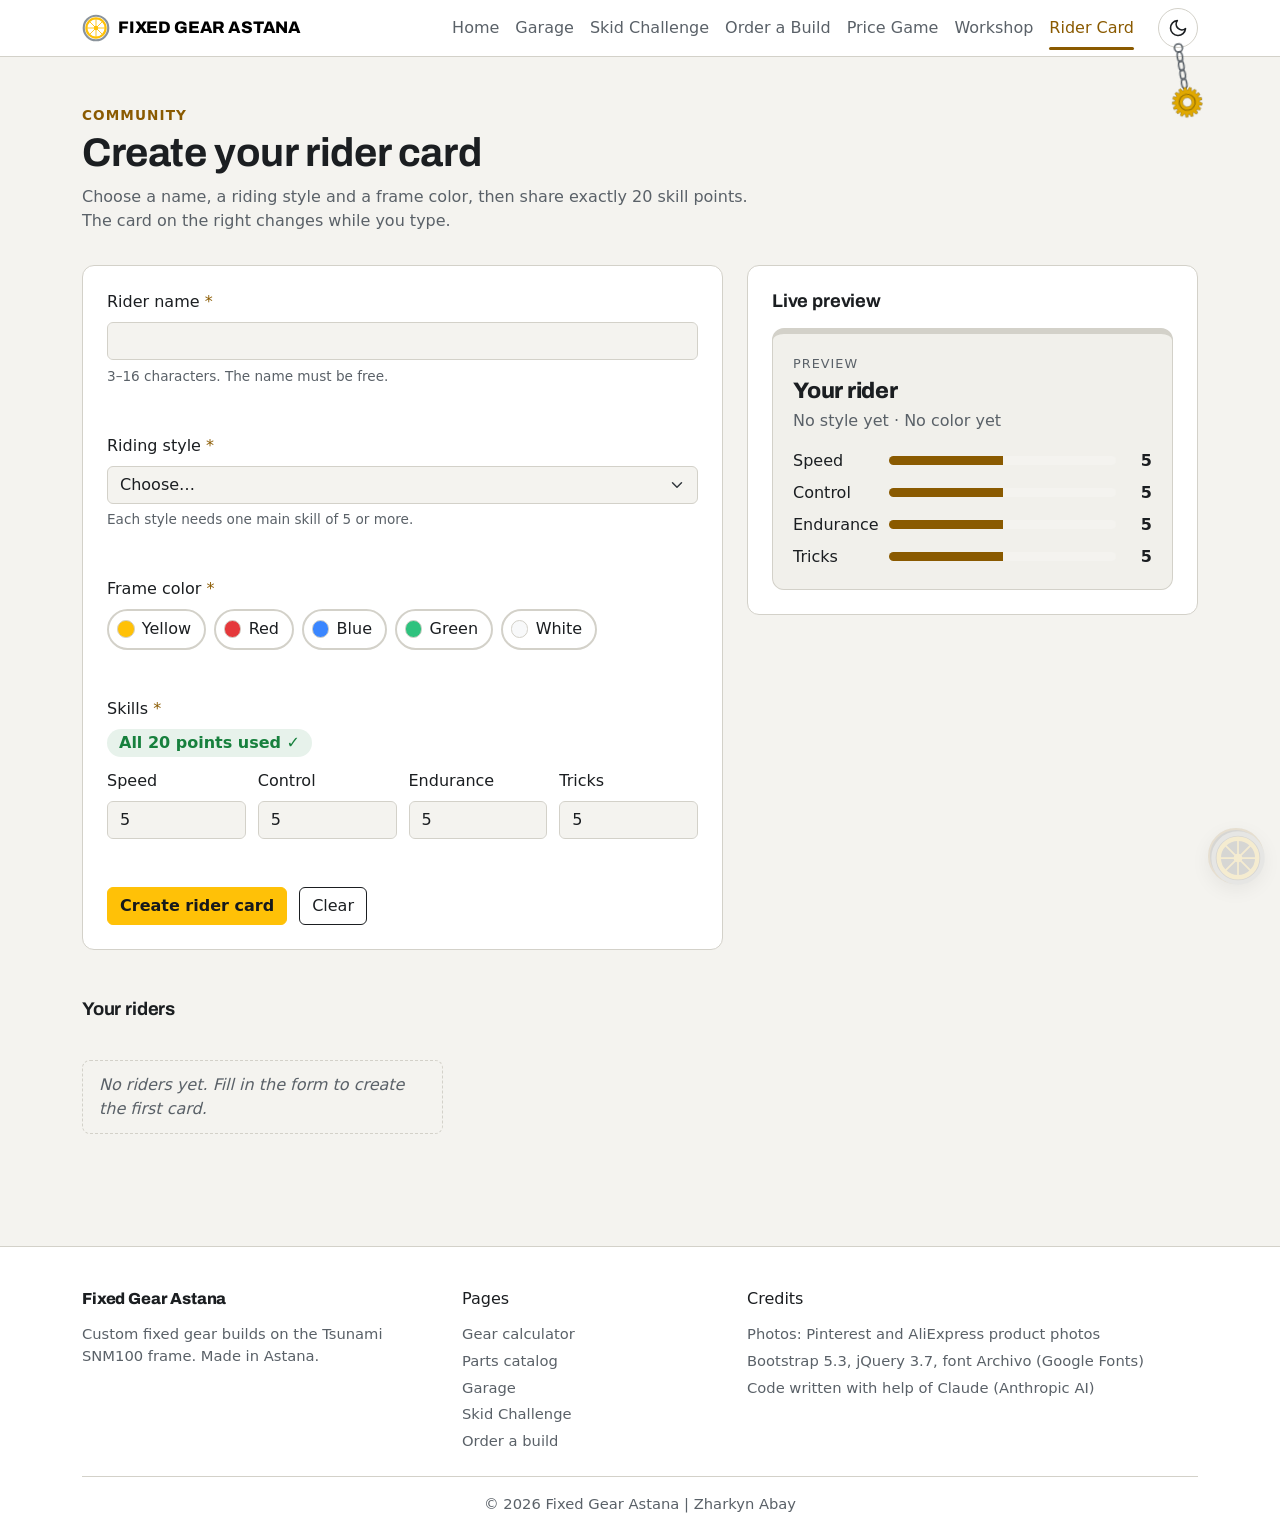
<file: rider.html>
<!DOCTYPE html>
<html lang="en">
<head>
  <meta charset="UTF-8">
  <meta name="viewport" content="width=device-width, initial-scale=1.0">
  <link rel="icon" href="images/wheel.svg" type="image/svg+xml">
  <title>Rider Card - Fixed Gear Astana</title>
  <link href="https://cdn.jsdelivr.net/npm/bootstrap@5.3.3/dist/css/bootstrap.min.css" rel="stylesheet">
  <link rel="preconnect" href="https://fonts.googleapis.com">
  <link rel="preconnect" href="https://fonts.gstatic.com" crossorigin>
  <link href="https://fonts.googleapis.com/css2?family=Archivo:wght@600;800&display=swap" rel="stylesheet">
  <link rel="stylesheet" href="css/style.css">
  <link rel="stylesheet" href="css/tasks.css">
  <!-- Task 3: свой JS-файл -->
  <script src="js/navbar.js"></script>
  <script src="https://code.jquery.com/jquery-3.7.1.min.js" defer></script>
  <script src="js/rider.js" defer></script>
  <script src="js/effects.js" defer></script>
  <script src="js/keychain.js" defer></script>
</head>
<body class="tasks-page">

  <!-- Единая навигация (одинаковая на всех страницах) -->
  <header class="site-header sticky-top">
    <nav class="navbar navbar-expand-lg site-nav" aria-label="Main navigation">
        <div class="container">
            <a class="navbar-brand" href="index.html">
                <img src="images/wheel.svg" class="brand-wheel" alt="" width="28" height="28">
                Fixed Gear Astana
            </a>
            <!-- Переключатель темы (js/navbar.js). order-lg-last: на компьютере он справа от меню -->
            <button type="button" class="theme-toggle ms-auto me-2 order-lg-last ms-lg-3 me-lg-0" id="theme-toggle" aria-label="Switch to light mode">
                <svg class="icon-sun" viewBox="0 0 24 24" fill="none" stroke="currentColor" stroke-width="2" stroke-linecap="round" aria-hidden="true"><circle cx="12" cy="12" r="4"/><path d="M12 2v2M12 20v2M4.9 4.9l1.4 1.4M17.7 17.7l1.4 1.4M2 12h2M20 12h2M4.9 19.1l1.4-1.4M17.7 6.3l1.4-1.4"/></svg>
                <svg class="icon-moon" viewBox="0 0 24 24" fill="none" stroke="currentColor" stroke-width="2" stroke-linejoin="round" aria-hidden="true"><path d="M21 12.8A9 9 0 1 1 11.2 3a7 7 0 0 0 9.8 9.8z"/></svg>
                <!-- Брелок: звезда 17T на цепочке. Качается при скролле (js/keychain.js), дёрнешь — сменится тема -->
                <span class="keychain" aria-hidden="true">
                    <svg class="keychain-art" viewBox="0 0 40 80" width="40" height="80">
                        <circle class="key-ring" cx="20" cy="5" r="4"/>
                        <ellipse class="key-link" cx="20" cy="14" rx="2.6" ry="5"/>
                        <ellipse class="key-link" cx="20" cy="23" rx="2.6" ry="5"/>
                        <ellipse class="key-link" cx="20" cy="32" rx="2.6" ry="5"/>
                        <ellipse class="key-link" cx="20" cy="41" rx="2.6" ry="5"/>
                        <path class="key-cog" fill-rule="evenodd" d="M18.2 47.9 L18.8 45.0 L21.2 45.0 L21.8 47.9 L22.7 48.1 L24.3 45.6 L26.5 46.5 L26.0 49.4 L26.8 49.9 L29.2 48.2 L30.9 49.7 L29.4 52.3 L30.0 53.0 L32.9 52.3 L33.9 54.4 L31.6 56.2 L31.9 57.1 L34.8 57.5 L35.0 59.8 L32.2 60.6 L32.1 61.6 L34.7 63.0 L34.1 65.2 L31.1 65.0 L30.7 65.9 L32.6 68.1 L31.2 69.9 L28.6 68.7 L27.8 69.3 L28.9 72.1 L26.9 73.3 L24.9 71.2 L23.9 71.5 L23.9 74.5 L21.6 74.9 L20.5 72.2 L19.5 72.2 L18.4 74.9 L16.1 74.5 L16.1 71.5 L15.1 71.2 L13.1 73.3 L11.1 72.1 L12.2 69.3 L11.4 68.7 L8.8 69.9 L7.4 68.1 L9.3 65.9 L8.9 65.0 L5.9 65.2 L5.3 63.0 L7.9 61.6 L7.8 60.6 L5.0 59.8 L5.2 57.5 L8.1 57.1 L8.4 56.2 L6.1 54.4 L7.1 52.3 L10.0 53.0 L10.6 52.3 L9.1 49.7 L10.8 48.2 L13.2 49.9 L14.0 49.4 L13.5 46.5 L15.7 45.6 L17.3 48.1 Z M24.5 60 A4.5 4.5 0 1 0 15.5 60 A4.5 4.5 0 1 0 24.5 60 Z"/>
                        <circle class="key-lockring" cx="20" cy="60" r="8"/>
                    </svg>
                </span>
            </button>
            <button class="navbar-toggler" type="button" data-bs-toggle="collapse" data-bs-target="#navbarNav" aria-controls="navbarNav" aria-expanded="false" aria-label="Toggle navigation">
                <span class="navbar-toggler-icon"></span>
            </button>
            <div class="collapse navbar-collapse" id="navbarNav">
                <ul class="navbar-nav ms-auto">
                    <li class="nav-item"><a class="nav-link" href="index.html">Home</a></li>
                    <li class="nav-item"><a class="nav-link" href="garage.html">Garage</a></li>
                    <li class="nav-item"><a class="nav-link" href="skid.html">Skid Challenge</a></li>
                    <li class="nav-item"><a class="nav-link" href="build.html">Order a Build<span class="nav-badge" id="build-count" hidden>0</span></a></li>
                    <li class="nav-item"><a class="nav-link" href="game.html">Price Game</a></li>
                    <li class="nav-item"><a class="nav-link" href="workshop.html">Workshop</a></li>
                    <li class="nav-item"><a class="nav-link active" aria-current="page" href="rider.html">Rider Card</a></li>
                </ul>
            </div>
        </div>
    </nav>
  </header>

  <main class="container py-5">
    <header class="page-head">
      <p class="page-eyebrow">Community</p>
      <h1>Create your rider card</h1>
      <p class="page-lead">Choose a name, a riding style and a frame color, then share exactly 20 skill points. The card on the right changes while you type.</p>
    </header>

    <div class="row g-4">
      <div class="col-12 col-lg-7">
        <form class="panel rider-form" id="rider-form">

          <!-- Сводка ошибок после Submit. Пустая до отправки -->
          <div class="error-summary" id="error-summary" tabindex="-1" hidden></div>

          <!-- 1. Имя -->
          <div class="field" id="field-name">
            <label for="rider-name" class="form-label">Rider name <span class="req" aria-hidden="true">*</span></label>
            <input type="text" class="form-control tasks-input" id="rider-name" name="riderName"
                   required minlength="3" maxlength="16" autocomplete="nickname"
                   aria-describedby="rider-name-hint rider-name-error">
            <p class="field-hint" id="rider-name-hint">3–16 characters. The name must be free.</p>
            <p class="field-error" id="rider-name-error"></p>
          </div>

          <!-- 2. Класс (стиль езды) -->
          <div class="field" id="field-class">
            <label for="rider-class" class="form-label">Riding style <span class="req" aria-hidden="true">*</span></label>
            <select class="form-select tasks-input" id="rider-class" name="riderClass" required
                    aria-describedby="rider-class-hint rider-class-error">
              <option value="">Choose…</option>
              <option value="sprinter">Sprinter</option>
              <option value="climber">Climber</option>
              <option value="courier">Courier</option>
              <option value="trickster">Trickster</option>
            </select>
            <p class="field-hint" id="rider-class-hint">Each style needs one main skill of 5 or more.</p>
            <p class="field-error" id="rider-class-error"></p>
          </div>

          <!-- 3. Цвет рамы: группа radio. btn-check прячет кружок, но оставляет работу с клавиатуры -->
          <fieldset class="field" id="field-color" aria-describedby="color-error">
            <legend class="form-label">Frame color <span class="req" aria-hidden="true">*</span></legend>
            <div class="swatches">
              <input type="radio" class="btn-check" name="frameColor" id="color-yellow" value="yellow" required>
              <label class="swatch swatch-yellow" for="color-yellow">Yellow</label>

              <input type="radio" class="btn-check" name="frameColor" id="color-red" value="red">
              <label class="swatch swatch-red" for="color-red">Red</label>

              <input type="radio" class="btn-check" name="frameColor" id="color-blue" value="blue">
              <label class="swatch swatch-blue" for="color-blue">Blue</label>

              <input type="radio" class="btn-check" name="frameColor" id="color-green" value="green">
              <label class="swatch swatch-green" for="color-green">Green</label>

              <input type="radio" class="btn-check" name="frameColor" id="color-white" value="white">
              <label class="swatch swatch-white" for="color-white">White</label>
            </div>
            <p class="field-error" id="color-error"></p>
          </fieldset>

          <!-- 4–7. Навыки: от 1 до 10, сумма ровно 20 -->
          <fieldset class="field" id="field-skills" aria-describedby="skills-counter skills-error">
            <legend class="form-label">Skills <span class="req" aria-hidden="true">*</span></legend>
            <p class="points-counter" id="skills-counter" aria-live="polite"></p>
            <div class="skills-grid">
              <div>
                <label for="skill-speed" class="form-label">Speed</label>
                <input type="number" class="form-control tasks-input skill-input" id="skill-speed" name="speed" min="1" max="10" step="1" value="5" required>
              </div>
              <div>
                <label for="skill-control" class="form-label">Control</label>
                <input type="number" class="form-control tasks-input skill-input" id="skill-control" name="control" min="1" max="10" step="1" value="5" required>
              </div>
              <div>
                <label for="skill-endurance" class="form-label">Endurance</label>
                <input type="number" class="form-control tasks-input skill-input" id="skill-endurance" name="endurance" min="1" max="10" step="1" value="5" required>
              </div>
              <div>
                <label for="skill-tricks" class="form-label">Tricks</label>
                <input type="number" class="form-control tasks-input skill-input" id="skill-tricks" name="tricks" min="1" max="10" step="1" value="5" required>
              </div>
            </div>
            <p class="field-error" id="skills-error"></p>
          </fieldset>

          <div class="form-actions">
            <button type="submit" class="btn btn-warning">Create rider card</button>
            <button type="button" class="btn btn-outline-light" id="btn-clear">Clear</button>
          </div>
        </form>
      </div>

      <!-- Живой предпросмотр карточки -->
      <div class="col-12 col-lg-5">
        <section class="panel" aria-labelledby="preview-title">
          <h2 class="panel-title" id="preview-title">Live preview</h2>
          <div id="preview"></div>
        </section>
      </div>
    </div>

    <!-- Готовые карточки появляются здесь -->
    <section class="mt-5" aria-labelledby="riders-title">
      <h2 class="panel-title" id="riders-title">Your riders</h2>
      <p class="notice" id="result-message" role="status" aria-live="polite"></p>
      <div class="riders" id="riders"></div>
    </section>
  </main>

  <!-- Колесо "Наверх": крутится при скролле -->
    <button type="button" class="back-to-top" id="back-to-top" aria-label="Back to top">
        <img src="images/wheel.svg" alt="" width="56" height="56">
    </button>

    <!-- Футер (одинаковый на всех страницах) -->
    <footer class="site-footer">
        <div class="container">
            <div class="row g-4">
                <div class="col-12 col-md-4">
                    <p class="footer-title display-font">Fixed Gear Astana</p>
                    <p class="mb-0">Custom fixed gear builds on the Tsunami SNM100 frame. Made in Astana.</p>
                </div>
                <div class="col-6 col-md-3">
                    <p class="footer-title">Pages</p>
                    <ul class="footer-links">
                        <li><a href="index.html#calculator">Gear calculator</a></li>
                        <li><a href="index.html#parts">Parts catalog</a></li>
                        <li><a href="garage.html">Garage</a></li>
                        <li><a href="skid.html">Skid Challenge</a></li>
                        <li><a href="build.html">Order a build</a></li>
                    </ul>
                </div>
                <div class="col-6 col-md-5">
                    <p class="footer-title">Credits</p>
                    <ul class="footer-links">
                        <li>Photos: Pinterest and AliExpress product photos</li>
                        <li>Bootstrap 5.3, jQuery 3.7, font Archivo (Google Fonts)</li>
                        <li>Code written with help of Claude (Anthropic AI)</li>
                    </ul>
                </div>
            </div>
            <p class="footer-copy mb-0">&copy; 2026 Fixed Gear Astana | Zharkyn Abay</p>
        </div>
    </footer>

  <!-- Bootstrap JS нужен только для бургер-меню навигации -->
  <script src="https://cdn.jsdelivr.net/npm/bootstrap@5.3.3/dist/js/bootstrap.bundle.min.js"></script>
</body>
</html>
</file>
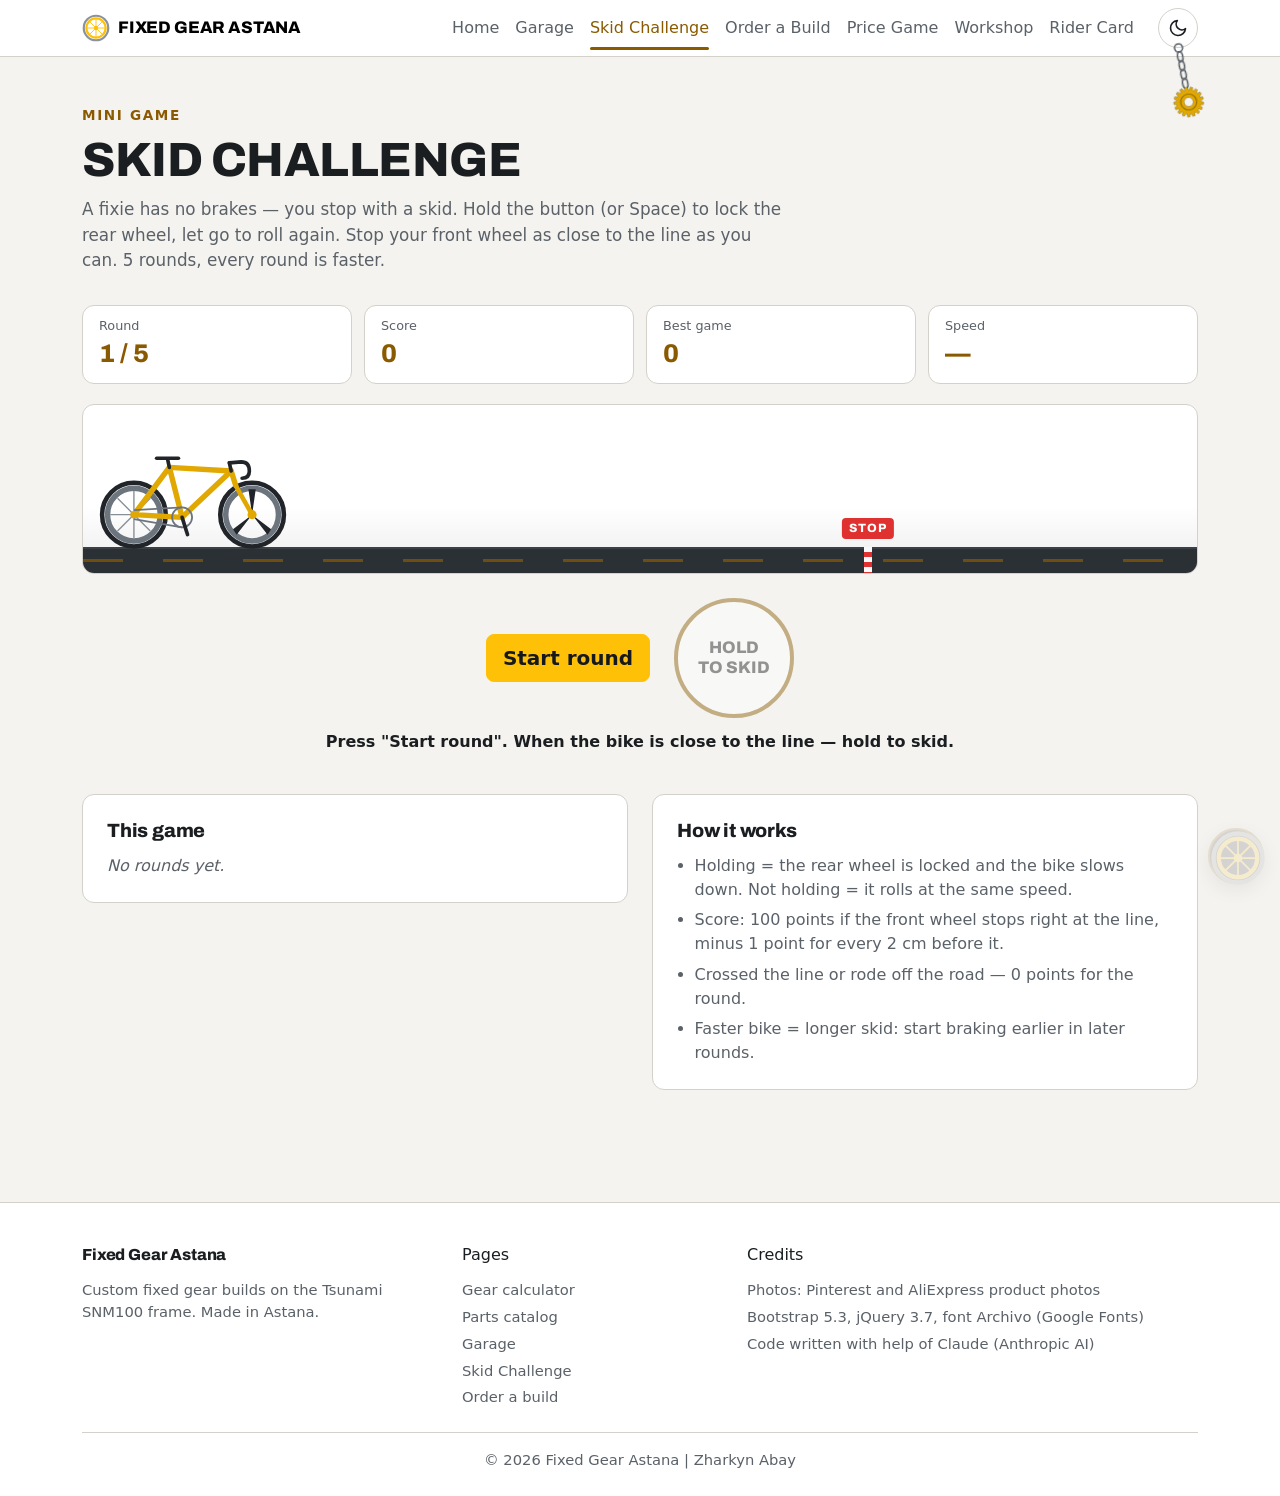
<file: skid.html>
<!DOCTYPE html>
<html lang="en">
<head>
    <meta charset="UTF-8">
    <meta name="viewport" content="width=device-width, initial-scale=1.0">
    <title>Skid Challenge — Fixed Gear Astana</title>
    <link rel="icon" href="images/wheel.svg" type="image/svg+xml">

    <link rel="preconnect" href="https://fonts.googleapis.com">
    <link rel="preconnect" href="https://fonts.gstatic.com" crossorigin>
    <link href="https://fonts.googleapis.com/css2?family=Archivo:wght@600;800&display=swap" rel="stylesheet">

    <link href="https://cdn.jsdelivr.net/npm/bootstrap@5.3.3/dist/css/bootstrap.min.css" rel="stylesheet">
    <link rel="stylesheet" href="css/style.css">
    <link rel="stylesheet" href="css/bike.css">
    <link rel="stylesheet" href="css/skid.css">

    <script src="js/navbar.js"></script>
    <script src="https://code.jquery.com/jquery-3.7.1.min.js" defer></script>
    <script src="js/garage-data.js" defer></script>
    <script src="js/skid-game.js" defer></script>
    <script src="js/effects.js" defer></script>
    <script src="js/keychain.js" defer></script>
</head>
<body>

    <!-- Единая навигация (одинаковая на всех страницах) -->
    <header class="site-header sticky-top">
    <nav class="navbar navbar-expand-lg site-nav" aria-label="Main navigation">
        <div class="container">
            <a class="navbar-brand" href="index.html">
                <img src="images/wheel.svg" class="brand-wheel" alt="" width="28" height="28">
                Fixed Gear Astana
            </a>
            <!-- Переключатель темы (js/navbar.js). order-lg-last: на компьютере он справа от меню -->
            <button type="button" class="theme-toggle ms-auto me-2 order-lg-last ms-lg-3 me-lg-0" id="theme-toggle" aria-label="Switch to light mode">
                <svg class="icon-sun" viewBox="0 0 24 24" fill="none" stroke="currentColor" stroke-width="2" stroke-linecap="round" aria-hidden="true"><circle cx="12" cy="12" r="4"/><path d="M12 2v2M12 20v2M4.9 4.9l1.4 1.4M17.7 17.7l1.4 1.4M2 12h2M20 12h2M4.9 19.1l1.4-1.4M17.7 6.3l1.4-1.4"/></svg>
                <svg class="icon-moon" viewBox="0 0 24 24" fill="none" stroke="currentColor" stroke-width="2" stroke-linejoin="round" aria-hidden="true"><path d="M21 12.8A9 9 0 1 1 11.2 3a7 7 0 0 0 9.8 9.8z"/></svg>
                <!-- Брелок: звезда 17T на цепочке. Качается при скролле (js/keychain.js), дёрнешь — сменится тема -->
                <span class="keychain" aria-hidden="true">
                    <svg class="keychain-art" viewBox="0 0 40 80" width="40" height="80">
                        <circle class="key-ring" cx="20" cy="5" r="4"/>
                        <ellipse class="key-link" cx="20" cy="14" rx="2.6" ry="5"/>
                        <ellipse class="key-link" cx="20" cy="23" rx="2.6" ry="5"/>
                        <ellipse class="key-link" cx="20" cy="32" rx="2.6" ry="5"/>
                        <ellipse class="key-link" cx="20" cy="41" rx="2.6" ry="5"/>
                        <path class="key-cog" fill-rule="evenodd" d="M18.2 47.9 L18.8 45.0 L21.2 45.0 L21.8 47.9 L22.7 48.1 L24.3 45.6 L26.5 46.5 L26.0 49.4 L26.8 49.9 L29.2 48.2 L30.9 49.7 L29.4 52.3 L30.0 53.0 L32.9 52.3 L33.9 54.4 L31.6 56.2 L31.9 57.1 L34.8 57.5 L35.0 59.8 L32.2 60.6 L32.1 61.6 L34.7 63.0 L34.1 65.2 L31.1 65.0 L30.7 65.9 L32.6 68.1 L31.2 69.9 L28.6 68.7 L27.8 69.3 L28.9 72.1 L26.9 73.3 L24.9 71.2 L23.9 71.5 L23.9 74.5 L21.6 74.9 L20.5 72.2 L19.5 72.2 L18.4 74.9 L16.1 74.5 L16.1 71.5 L15.1 71.2 L13.1 73.3 L11.1 72.1 L12.2 69.3 L11.4 68.7 L8.8 69.9 L7.4 68.1 L9.3 65.9 L8.9 65.0 L5.9 65.2 L5.3 63.0 L7.9 61.6 L7.8 60.6 L5.0 59.8 L5.2 57.5 L8.1 57.1 L8.4 56.2 L6.1 54.4 L7.1 52.3 L10.0 53.0 L10.6 52.3 L9.1 49.7 L10.8 48.2 L13.2 49.9 L14.0 49.4 L13.5 46.5 L15.7 45.6 L17.3 48.1 Z M24.5 60 A4.5 4.5 0 1 0 15.5 60 A4.5 4.5 0 1 0 24.5 60 Z"/>
                        <circle class="key-lockring" cx="20" cy="60" r="8"/>
                    </svg>
                </span>
            </button>
            <button class="navbar-toggler" type="button" data-bs-toggle="collapse" data-bs-target="#navbarNav" aria-controls="navbarNav" aria-expanded="false" aria-label="Toggle navigation">
                <span class="navbar-toggler-icon"></span>
            </button>
            <div class="collapse navbar-collapse" id="navbarNav">
                <ul class="navbar-nav ms-auto">
                    <li class="nav-item"><a class="nav-link" href="index.html">Home</a></li>
                    <li class="nav-item"><a class="nav-link" href="garage.html">Garage</a></li>
                    <li class="nav-item"><a class="nav-link active" aria-current="page" href="skid.html">Skid Challenge</a></li>
                    <li class="nav-item"><a class="nav-link" href="build.html">Order a Build<span class="nav-badge" id="build-count" hidden>0</span></a></li>
                    <li class="nav-item"><a class="nav-link" href="game.html">Price Game</a></li>
                    <li class="nav-item"><a class="nav-link" href="workshop.html">Workshop</a></li>
                    <li class="nav-item"><a class="nav-link" href="rider.html">Rider Card</a></li>
                </ul>
            </div>
        </div>
    </nav>
    </header>

    <main class="container py-5">
        <header class="page-head">
            <p class="page-eyebrow">Mini game</p>
            <h1>Skid Challenge</h1>
            <p class="page-lead">A fixie has no brakes — you stop with a skid. Hold the button (or Space) to lock the rear wheel, let go to roll again. Stop your front wheel as close to the line as you can. 5 rounds, every round is faster.</p>
        </header>

        <!-- Счёт -->
        <dl class="skid-stats">
            <div class="skid-stat"><dt>Round</dt><dd id="round">1 / 5</dd></div>
            <div class="skid-stat"><dt>Score</dt><dd id="score">0</dd></div>
            <div class="skid-stat"><dt>Best game</dt><dd id="best">0</dd></div>
            <div class="skid-stat"><dt>Speed</dt><dd id="speed">—</dd></div>
        </dl>

        <!-- Трасса. JS: js/skid-game.js -->
        <div class="road track" id="track">
            <div class="road-line" aria-hidden="true"></div>
            <div class="stop-line" id="stop-line" aria-hidden="true"><span>STOP</span></div>
            <div class="bike game-bike" id="bike">
                <svg class="bike-art" viewBox="0 0 220 130" width="220" height="130" aria-hidden="true">
                    <defs>
                        <!-- Свет фары: яркий у фары, прозрачный вдали -->
                        <linearGradient id="beam-glow" x1="0" y1="0" x2="1" y2="0">
                            <stop offset="0" stop-color="#fff3bf" stop-opacity="0.6"/>
                            <stop offset="1" stop-color="#fff3bf" stop-opacity="0"/>
                        </linearGradient>
                        <!-- Покраска "Fade": цвет рамы плавно переходит во второй цвет -->
                        <linearGradient id="frame-fade" gradientUnits="userSpaceOnUse" x1="45" y1="0" x2="160" y2="0">
                            <stop class="fade-a" offset="0"/>
                            <stop class="fade-b" offset="1"/>
                        </linearGradient>
                        <!-- Неоновое свечение: размытая копия детали под самой деталью -->
                        <filter id="bike-glow" x="-50%" y="-50%" width="200%" height="200%">
                            <feGaussianBlur in="SourceGraphic" stdDeviation="1.3" result="blur"/>
                            <feMerge>
                                <feMergeNode in="blur"/>
                                <feMergeNode in="SourceGraphic"/>
                            </feMerge>
                        </filter>
                    </defs>
                    <!-- Фара (видна только в тёмной теме, css/bike.css) -->
                    <g class="headlight">
                        <polygon class="beam" points="167,37 330,82 330,124"/>
                        <circle class="lamp" cx="166" cy="38" r="3"/>
                    </g>
                    <!-- Аксессуары сзади велика: флажок, багажник с ёлкой -->
                    <g class="acc" data-acc="flag" display="none">
                        <line class="flag-pole" x1="45" y1="92" x2="36" y2="4"/>
                        <path class="flag-cloth" d="M36 4 L58 9 L37.4 17 Z"/>
                    </g>
                    <g class="acc" data-acc="tree" display="none">
                        <path class="rack" d="M26 52 L64 52 M30 52 L45 92 M82 46 L62 52"/>
                        <path class="tree-leaves" d="M45 22 L54 34 L50 34 L57 43 L52 43 L59 52 L31 52 L38 43 L33 43 L40 34 L36 34 Z"/>
                        <circle class="tree-ball b1" cx="42" cy="38" r="1.6"/>
                        <circle class="tree-ball b2" cx="50" cy="46" r="1.6"/>
                        <circle class="tree-ball b3" cx="39" cy="48" r="1.6"/>
                        <path class="tree-star" d="M45 17 L46.2 20.2 L49.6 20.3 L46.9 22.3 L47.9 25.6 L45 23.7 L42.1 25.6 L43.1 22.3 L40.4 20.3 L43.8 20.2 Z"/>
                    </g>
                    <!-- Заднее колесо: крутится, при скиде блокируется -->
                    <g id="wheel-rear">
                        <circle class="tire" cx="45" cy="92" r="35"/>
                        <circle class="wall" cx="45" cy="92" r="32"/>
                        <circle class="rim" cx="45" cy="92" r="29"/>
                        <g class="spokes">
                            <line x1="45" y1="66" x2="45" y2="118"/>
                            <line x1="19" y1="92" x2="71" y2="92"/>
                            <line x1="27" y1="74" x2="63" y2="110"/>
                            <line x1="27" y1="110" x2="63" y2="74"/>
                        </g>
                        <!-- Spoke card: показывает JS, если она сделана в Garage -->
                        <g class="spoke-card" display="none">
                            <rect x="26" y="75.5" width="18" height="13" rx="1.5"/>
                            <text x="35" y="84.8">7</text>
                        </g>
                        <circle class="hub" cx="45" cy="92" r="4"/>
                    </g>
                    <!-- Переднее колесо: трёхспицевик или обычные спицы -->
                    <g id="wheel-front">
                        <circle class="tire" cx="175" cy="92" r="35"/>
                        <circle class="wall" cx="175" cy="92" r="32"/>
                        <circle class="rim" cx="175" cy="92" r="29"/>
                        <g class="spokes" data-front="spoked" display="none">
                            <line x1="175" y1="66" x2="175" y2="118"/>
                            <line x1="149" y1="92" x2="201" y2="92"/>
                            <line x1="157" y1="74" x2="193" y2="110"/>
                            <line x1="157" y1="110" x2="193" y2="74"/>
                        </g>
                        <path class="trispoke" data-front="trispoke" d="M175 92 L171 64 L179 64 Z M175 92 L196 108 L192 114 Z M175 92 L154 108 L158 114 Z"/>
                        <circle class="hub" cx="175" cy="92" r="5"/>
                    </g>
                    <!-- Рама -->
                    <g class="frame">
                        <polyline points="45,92 98,95 84,40 45,92"/>
                        <polyline points="84,40 152,44 98,95"/>
                        <line x1="152" y1="44" x2="157" y2="60"/>
                    </g>
                    <!-- Гоночная полоса: тонкая линия второго цвета по центру труб -->
                    <g class="frame-stripe" display="none">
                        <polyline points="45,92 98,95 84,40 45,92"/>
                        <polyline points="84,40 152,44 98,95"/>
                    </g>
                    <!-- Вилка (может быть другого цвета) -->
                    <g class="fork-group">
                        <line class="fork" x1="157" y1="60" x2="175" y2="92"/>
                    </g>
                    <!-- Надпись на нижней трубе -->
                    <text class="frame-text" x="125" y="69.5" transform="rotate(-43.4 125 69.5)" display="none"></text>
                    <!-- Стикеры -->
                    <g class="stickers">
                        <path class="sticker" data-sticker="star" d="M87 45.5 L88.1 48.4 L91.2 48.5 L88.8 50.4 L89.6 53.4 L87 51.7 L84.4 53.4 L85.2 50.4 L82.8 48.5 L85.9 48.4 Z" display="none"/>
                        <path class="sticker" data-sticker="bolt" d="M118 38.6 L114.5 43.4 L117.4 43.4 L115.5 47.4 L121.2 41.8 L118.2 41.8 L120.4 38.6 Z" display="none"/>
                        <path class="sticker" data-sticker="flame" d="M64 96.6 Q66 90 70 92 Q69 89.4 72.6 88.6 Q71.6 91.6 75.4 92.4 Q77.8 94 76 96.6 Z" display="none"/>
                        <path class="sticker" data-sticker="heart" d="M166 79.6 L162.6 76.2 Q161.2 74.2 163.2 72.9 Q165 72 166 73.8 Q167 72 168.8 72.9 Q170.8 74.2 169.4 76.2 Z" display="none"/>
                        <g class="sticker-smile" data-sticker="smile" display="none">
                            <circle cx="104" cy="41" r="3"/>
                            <path d="M102.6 41.6 Q104 43.2 105.4 41.6 M102.9 40 L102.9 40.1 M105.1 40 L105.1 40.1"/>
                        </g>
                        <text class="sticker-gear" data-sticker="gear" x="64.5" y="66" transform="rotate(-53.1 64.5 66)" display="none">48×17</text>
                    </g>
                    <!-- Цепь, звезда, шатун -->
                    <g class="drivetrain">
                        <circle cx="98" cy="95" r="11"/>
                        <line x1="45" y1="87" x2="98" y2="84"/>
                        <line x1="45" y1="97" x2="98" y2="106"/>
                        <line class="crank" x1="98" y1="95" x2="104" y2="114"/>
                    </g>
                    <!-- Седло, вынос и три вида руля (виден один) -->
                    <g class="cockpit">
                        <line x1="84" y1="40" x2="82" y2="31"/>
                        <path class="tape" d="M70 30 L94 30"/>
                        <line x1="152" y1="44" x2="150" y2="35"/>
                        <path class="tape" data-bar="drop" d="M150 35 L163 34 Q172 34 172 44 Q172 52 164 52"/>
                        <path class="tape" data-bar="bullhorn" display="none" d="M150 35 L162 35 Q171 35 174 25"/>
                        <path class="tape" data-bar="flat" display="none" d="M147 35 L171 33"/>
                    </g>
                    <!-- Аксессуары спереди -->
                    <g class="acc" data-acc="bottle" display="none">
                        <rect class="bottle" x="94" y="61" width="6" height="18" rx="2" transform="rotate(-14.3 97 70)"/>
                        <rect class="bottle-cap" x="95.2" y="58.6" width="3.6" height="3" rx="0.8" transform="rotate(-14.3 97 70)"/>
                    </g>
                    <g class="acc" data-acc="garland" display="none">
                        <path class="garland-wire" d="M86 42 Q118 53 150 46"/>
                        <circle class="bulb b1" cx="94" cy="45.6" r="1.7"/>
                        <circle class="bulb b2" cx="106" cy="48.4" r="1.7"/>
                        <circle class="bulb b3" cx="118" cy="49.4" r="1.7"/>
                        <circle class="bulb b1" cx="130" cy="49" r="1.7"/>
                        <circle class="bulb b2" cx="142" cy="47.4" r="1.7"/>
                    </g>
                    <g class="acc" data-acc="duck" display="none">
                        <ellipse class="duck" cx="139" cy="37" rx="5" ry="3.4"/>
                        <circle class="duck" cx="142.6" cy="32.4" r="2.6"/>
                        <path class="duck-beak" d="M144.8 32 L148 33 L144.8 34 Z"/>
                        <circle class="duck-eye" cx="143.2" cy="31.6" r="0.6"/>
                    </g>
                    <g class="acc" data-acc="santa" display="none">
                        <path class="santa-red" d="M74 29 Q80 18 92 17 Q100 18 99 24 L94 22 Q90 24 90 29 Z"/>
                        <rect class="santa-white" x="72" y="27" width="20" height="3.6" rx="1.8"/>
                        <circle class="santa-white" cx="99" cy="25" r="2.3"/>
                    </g>
                    <g class="acc" data-acc="basket" display="none">
                        <path class="basket" d="M161 36 L182 36 L180 48 L163 48 Z M164 36 L165 48 M169 36 L169.5 48 M174 36 L173.5 48 M179 36 L178 48 M162 40 L181.3 40 M162.6 44 L180.6 44"/>
                    </g>
                    <g class="acc" data-acc="bell" display="none">
                        <path class="bell" d="M155 34 Q155 29.4 158.4 29.4 Q161.8 29.4 161.8 34 Z"/>
                        <circle class="bell" cx="158.4" cy="28.6" r="0.9"/>
                    </g>
                    <g class="acc" data-acc="tinsel" display="none">
                        <g class="tinsel">
                            <path class="t1" d="M166 35 Q164 42 167 48 Q169 53 166 58"/>
                            <path class="t2" d="M166 35 Q170 41 168 47 Q166 52 170 57"/>
                            <path class="t3" d="M166 35 Q162 40 163 46 Q164 51 161 55"/>
                            <path class="t4" d="M166 35 Q172 39 172 45 Q172 50 175 53"/>
                        </g>
                    </g>
                    <g class="acc" data-acc="rearlight" display="none">
                        <rect class="rear-light" x="78.6" y="33" width="3.4" height="5" rx="1"/>
                    </g>
                </svg>
            </div>
        </div>

        <div class="skid-controls">
            <button type="button" class="btn btn-warning btn-lg" id="btn-start">Start round</button>
            <button type="button" class="skid-button" id="btn-hold" aria-label="Hold to skid. You can also hold the Space key." disabled>Hold<br>to skid</button>
        </div>
        <p class="skid-message" id="skid-message" role="status" aria-live="polite">Press "Start round". When the bike is close to the line — hold to skid.</p>

        <div class="row g-4 mt-2">
            <div class="col-12 col-lg-6">
                <section class="panel" aria-labelledby="results-title">
                    <h2 class="panel-heading" id="results-title">This game</h2>
                    <ol class="skid-history" id="history"></ol>
                </section>
            </div>
            <div class="col-12 col-lg-6">
                <section class="panel" aria-labelledby="rules-title">
                    <h2 class="panel-heading" id="rules-title">How it works</h2>
                    <ul class="skid-rules">
                        <li>Holding = the rear wheel is locked and the bike slows down. Not holding = it rolls at the same speed.</li>
                        <li>Score: 100 points if the front wheel stops right at the line, minus 1 point for every 2 cm before it.</li>
                        <li>Crossed the line or rode off the road — 0 points for the round.</li>
                        <li>Faster bike = longer skid: start braking earlier in later rounds.</li>
                    </ul>
                </section>
            </div>
        </div>
    </main>

    <!-- Колесо "Наверх" -->
    <button type="button" class="back-to-top" id="back-to-top" aria-label="Back to top">
        <img src="images/wheel.svg" alt="" width="56" height="56">
    </button>

    <footer class="site-footer">
        <div class="container">
            <div class="row g-4">
                <div class="col-12 col-md-4">
                    <p class="footer-title display-font">Fixed Gear Astana</p>
                    <p class="mb-0">Custom fixed gear builds on the Tsunami SNM100 frame. Made in Astana.</p>
                </div>
                <div class="col-6 col-md-3">
                    <p class="footer-title">Pages</p>
                    <ul class="footer-links">
                        <li><a href="index.html#calculator">Gear calculator</a></li>
                        <li><a href="index.html#parts">Parts catalog</a></li>
                        <li><a href="garage.html">Garage</a></li>
                        <li><a href="skid.html">Skid Challenge</a></li>
                        <li><a href="build.html">Order a build</a></li>
                    </ul>
                </div>
                <div class="col-6 col-md-5">
                    <p class="footer-title">Credits</p>
                    <ul class="footer-links">
                        <li>Photos: Pinterest and AliExpress product photos</li>
                        <li>Bootstrap 5.3, jQuery 3.7, font Archivo (Google Fonts)</li>
                        <li>Code written with help of Claude (Anthropic AI)</li>
                    </ul>
                </div>
            </div>
            <p class="footer-copy mb-0">&copy; 2026 Fixed Gear Astana | Zharkyn Abay</p>
        </div>
    </footer>

    <script src="https://cdn.jsdelivr.net/npm/bootstrap@5.3.3/dist/js/bootstrap.bundle.min.js"></script>
</body>
</html>
</file>
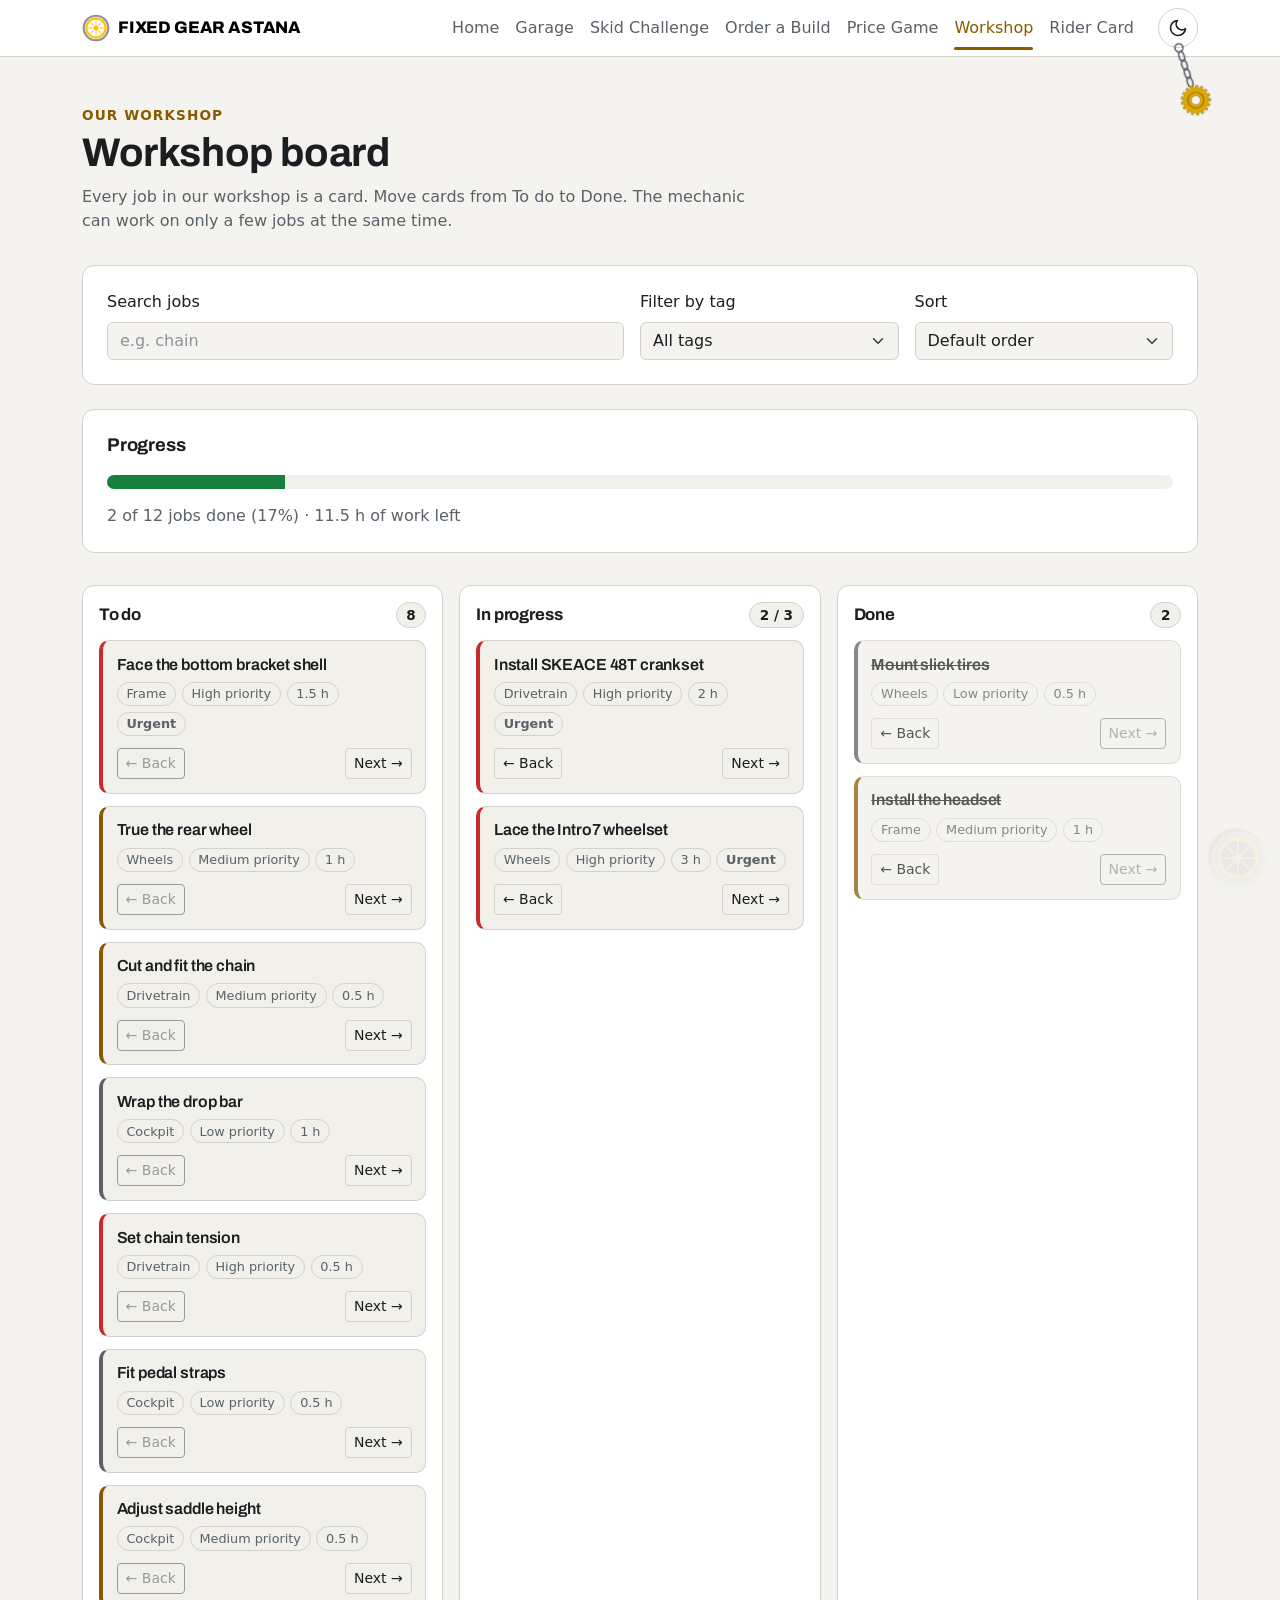
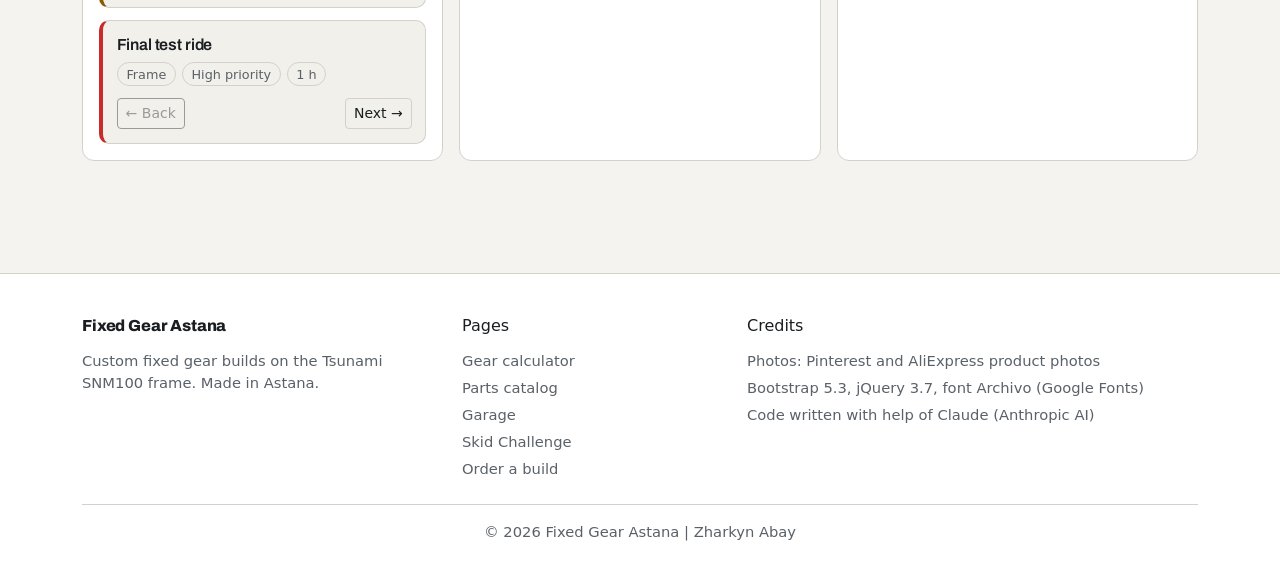
<file: workshop.html>
<!DOCTYPE html>
<html lang="en">
<head>
  <meta charset="UTF-8">
  <meta name="viewport" content="width=device-width, initial-scale=1.0">
  <link rel="icon" href="images/wheel.svg" type="image/svg+xml">
  <title>Workshop Board - Fixed Gear Astana</title>
  <link href="https://cdn.jsdelivr.net/npm/bootstrap@5.3.3/dist/css/bootstrap.min.css" rel="stylesheet">
  <link rel="preconnect" href="https://fonts.googleapis.com">
  <link rel="preconnect" href="https://fonts.gstatic.com" crossorigin>
  <link href="https://fonts.googleapis.com/css2?family=Archivo:wght@600;800&display=swap" rel="stylesheet">
  <link rel="stylesheet" href="css/style.css">
  <link rel="stylesheet" href="css/tasks.css">
  <!-- Task 2: свой JS-файл -->
  <script src="js/navbar.js"></script>
  <script src="https://code.jquery.com/jquery-3.7.1.min.js" defer></script>
  <script src="js/workshop.js" defer></script>
  <script src="js/effects.js" defer></script>
  <script src="js/keychain.js" defer></script>
</head>
<body class="tasks-page">

  <!-- Единая навигация (одинаковая на всех страницах) -->
  <header class="site-header sticky-top">
    <nav class="navbar navbar-expand-lg site-nav" aria-label="Main navigation">
        <div class="container">
            <a class="navbar-brand" href="index.html">
                <img src="images/wheel.svg" class="brand-wheel" alt="" width="28" height="28">
                Fixed Gear Astana
            </a>
            <!-- Переключатель темы (js/navbar.js). order-lg-last: на компьютере он справа от меню -->
            <button type="button" class="theme-toggle ms-auto me-2 order-lg-last ms-lg-3 me-lg-0" id="theme-toggle" aria-label="Switch to light mode">
                <svg class="icon-sun" viewBox="0 0 24 24" fill="none" stroke="currentColor" stroke-width="2" stroke-linecap="round" aria-hidden="true"><circle cx="12" cy="12" r="4"/><path d="M12 2v2M12 20v2M4.9 4.9l1.4 1.4M17.7 17.7l1.4 1.4M2 12h2M20 12h2M4.9 19.1l1.4-1.4M17.7 6.3l1.4-1.4"/></svg>
                <svg class="icon-moon" viewBox="0 0 24 24" fill="none" stroke="currentColor" stroke-width="2" stroke-linejoin="round" aria-hidden="true"><path d="M21 12.8A9 9 0 1 1 11.2 3a7 7 0 0 0 9.8 9.8z"/></svg>
                <!-- Брелок: звезда 17T на цепочке. Качается при скролле (js/keychain.js), дёрнешь — сменится тема -->
                <span class="keychain" aria-hidden="true">
                    <svg class="keychain-art" viewBox="0 0 40 80" width="40" height="80">
                        <circle class="key-ring" cx="20" cy="5" r="4"/>
                        <ellipse class="key-link" cx="20" cy="14" rx="2.6" ry="5"/>
                        <ellipse class="key-link" cx="20" cy="23" rx="2.6" ry="5"/>
                        <ellipse class="key-link" cx="20" cy="32" rx="2.6" ry="5"/>
                        <ellipse class="key-link" cx="20" cy="41" rx="2.6" ry="5"/>
                        <path class="key-cog" fill-rule="evenodd" d="M18.2 47.9 L18.8 45.0 L21.2 45.0 L21.8 47.9 L22.7 48.1 L24.3 45.6 L26.5 46.5 L26.0 49.4 L26.8 49.9 L29.2 48.2 L30.9 49.7 L29.4 52.3 L30.0 53.0 L32.9 52.3 L33.9 54.4 L31.6 56.2 L31.9 57.1 L34.8 57.5 L35.0 59.8 L32.2 60.6 L32.1 61.6 L34.7 63.0 L34.1 65.2 L31.1 65.0 L30.7 65.9 L32.6 68.1 L31.2 69.9 L28.6 68.7 L27.8 69.3 L28.9 72.1 L26.9 73.3 L24.9 71.2 L23.9 71.5 L23.9 74.5 L21.6 74.9 L20.5 72.2 L19.5 72.2 L18.4 74.9 L16.1 74.5 L16.1 71.5 L15.1 71.2 L13.1 73.3 L11.1 72.1 L12.2 69.3 L11.4 68.7 L8.8 69.9 L7.4 68.1 L9.3 65.9 L8.9 65.0 L5.9 65.2 L5.3 63.0 L7.9 61.6 L7.8 60.6 L5.0 59.8 L5.2 57.5 L8.1 57.1 L8.4 56.2 L6.1 54.4 L7.1 52.3 L10.0 53.0 L10.6 52.3 L9.1 49.7 L10.8 48.2 L13.2 49.9 L14.0 49.4 L13.5 46.5 L15.7 45.6 L17.3 48.1 Z M24.5 60 A4.5 4.5 0 1 0 15.5 60 A4.5 4.5 0 1 0 24.5 60 Z"/>
                        <circle class="key-lockring" cx="20" cy="60" r="8"/>
                    </svg>
                </span>
            </button>
            <button class="navbar-toggler" type="button" data-bs-toggle="collapse" data-bs-target="#navbarNav" aria-controls="navbarNav" aria-expanded="false" aria-label="Toggle navigation">
                <span class="navbar-toggler-icon"></span>
            </button>
            <div class="collapse navbar-collapse" id="navbarNav">
                <ul class="navbar-nav ms-auto">
                    <li class="nav-item"><a class="nav-link" href="index.html">Home</a></li>
                    <li class="nav-item"><a class="nav-link" href="garage.html">Garage</a></li>
                    <li class="nav-item"><a class="nav-link" href="skid.html">Skid Challenge</a></li>
                    <li class="nav-item"><a class="nav-link" href="build.html">Order a Build<span class="nav-badge" id="build-count" hidden>0</span></a></li>
                    <li class="nav-item"><a class="nav-link" href="game.html">Price Game</a></li>
                    <li class="nav-item"><a class="nav-link active" aria-current="page" href="workshop.html">Workshop</a></li>
                    <li class="nav-item"><a class="nav-link" href="rider.html">Rider Card</a></li>
                </ul>
            </div>
        </div>
    </nav>
  </header>

  <main class="container py-5">
    <header class="page-head">
      <p class="page-eyebrow">Our workshop</p>
      <h1>Workshop board</h1>
      <p class="page-lead">Every job in our workshop is a card. Move cards from To do to Done. The mechanic can work on only a few jobs at the same time.</p>
    </header>

    <!-- Панель инструментов: поиск, фильтр, сортировка -->
    <section class="panel toolbar" aria-label="Search, filter and sort">
      <div class="toolbar-field">
        <label for="search" class="form-label">Search jobs</label>
        <input type="search" class="form-control tasks-input" id="search" placeholder="e.g. chain">
      </div>
      <div class="toolbar-field">
        <label for="tag-filter" class="form-label">Filter by tag</label>
        <!-- Варианты тегов JavaScript добавит сам из данных -->
        <select class="form-select tasks-input" id="tag-filter">
          <option value="all">All tags</option>
        </select>
      </div>
      <div class="toolbar-field">
        <label for="sort" class="form-label">Sort</label>
        <select class="form-select tasks-input" id="sort">
          <option value="default">Default order</option>
          <option value="high">Priority: high → low</option>
          <option value="low">Priority: low → high</option>
        </select>
      </div>
    </section>

    <!-- Прогресс: всё содержимое строит JavaScript -->
    <section class="panel progress-panel" aria-labelledby="progress-title">
      <h2 class="panel-title" id="progress-title">Progress</h2>
      <div id="progress"></div>
    </section>

    <!-- Сообщения: блокировка правилом, перемещение, "ничего не найдено" -->
    <p class="notice" id="notice" role="status" aria-live="polite"></p>

    <!-- Доска: пустой контейнер, колонки и карточки строит JavaScript -->
    <div class="board" id="board"></div>
  </main>

  <!-- Колесо "Наверх": крутится при скролле -->
    <button type="button" class="back-to-top" id="back-to-top" aria-label="Back to top">
        <img src="images/wheel.svg" alt="" width="56" height="56">
    </button>

    <!-- Футер (одинаковый на всех страницах) -->
    <footer class="site-footer">
        <div class="container">
            <div class="row g-4">
                <div class="col-12 col-md-4">
                    <p class="footer-title display-font">Fixed Gear Astana</p>
                    <p class="mb-0">Custom fixed gear builds on the Tsunami SNM100 frame. Made in Astana.</p>
                </div>
                <div class="col-6 col-md-3">
                    <p class="footer-title">Pages</p>
                    <ul class="footer-links">
                        <li><a href="index.html#calculator">Gear calculator</a></li>
                        <li><a href="index.html#parts">Parts catalog</a></li>
                        <li><a href="garage.html">Garage</a></li>
                        <li><a href="skid.html">Skid Challenge</a></li>
                        <li><a href="build.html">Order a build</a></li>
                    </ul>
                </div>
                <div class="col-6 col-md-5">
                    <p class="footer-title">Credits</p>
                    <ul class="footer-links">
                        <li>Photos: Pinterest and AliExpress product photos</li>
                        <li>Bootstrap 5.3, jQuery 3.7, font Archivo (Google Fonts)</li>
                        <li>Code written with help of Claude (Anthropic AI)</li>
                    </ul>
                </div>
            </div>
            <p class="footer-copy mb-0">&copy; 2026 Fixed Gear Astana | Zharkyn Abay</p>
        </div>
    </footer>

  <!-- Bootstrap JS нужен только для бургер-меню навигации -->
  <script src="https://cdn.jsdelivr.net/npm/bootstrap@5.3.3/dist/js/bootstrap.bundle.min.js"></script>
</body>
</html>
</file>
<file: css/style.css>
/* =========================================================
   Fixed Gear Astana — общие стили для ВСЕХ страниц
   Цвета, шрифты, навигация, футер, кнопки, колесо "наверх".
   Стили отдельных страниц: home.css, order.css, tasks.css
   ========================================================= */

/* ---------- Цвета сайта (одни и те же переменные на всех страницах) ---------- */
:root {
  --fg-bg: #212529;          /* тёмный фон */
  --fg-bg-deep: #16191c;     /* ещё темнее: hero и дорога */
  --fg-card: #343a40;        /* серые панели и карточки */
  --fg-card-2: #2b3035;
  --fg-border: #495057;
  --fg-text: #f8f9fa;
  --fg-muted: #adb5bd;
  --fg-accent: #ffc107;      /* жёлтый акцент сайта */
  --fg-accent-dark: #e0a800;
  --fg-ok: #3dd68c;
  --fg-ok-bg: rgba(61, 214, 140, 0.12);
  --fg-bad: #ff6b6b;
  --fg-bad-bg: rgba(255, 107, 107, 0.12);
  --fg-warn-bg: rgba(255, 193, 7, 0.12);
  --fg-radius: 12px;
  --fg-font-display: "Archivo", system-ui, -apple-system, "Segoe UI", sans-serif;

  /* Цвета нарисованного велосипеда (hero) */
  --bike-frame: #ffc107;
  --bike-tire: #f8f9fa;
  --bike-metal: #ced4da;
  --bike-spoke: #adb5bd;
}

/* ---------- Светлая тема: те же переменные, другие значения ----------
   Атрибут data-theme ставит js/navbar.js. Компоненты используют только
   переменные, поэтому вся тема меняется в одном месте. */
:root[data-theme="light"] {
  --fg-bg: #f4f3ef;
  --fg-bg-deep: #ffffff;
  --fg-card: #ffffff;
  --fg-card-2: #f1f0eb;
  --fg-border: #d3d1c9;
  --fg-text: #1b1e21;
  --fg-muted: #5a6168;
  --fg-accent: #8a5a00;        /* тёмный янтарный: жёлтый текст на белом не читается */
  --fg-accent-dark: #6e4800;
  --fg-ok: #17803d;
  --fg-ok-bg: rgba(23, 128, 61, 0.1);
  --fg-bad: #c92a2a;
  --fg-bad-bg: rgba(201, 42, 42, 0.08);
  --fg-warn-bg: rgba(255, 193, 7, 0.2);

  --bike-frame: #e0a800;
  --bike-tire: #212529;
  --bike-metal: #6c757d;
  --bike-spoke: #868e96;
}

/* ---------- База ---------- */
/* Bootstrap включает плавный скролл через CSS; у меня он на jQuery (js/effects.js) */
:root {
  scroll-behavior: auto;
}
/* Липкая навигация не закрывает заголовок секции при переходе по якорю */
section[id] {
  scroll-margin-top: 72px;
}
body {
  background-color: var(--fg-bg);
  color: var(--fg-text);
  transition: background-color 0.3s ease, color 0.3s ease;   /* плавная смена темы */
}

kbd {
  color: var(--fg-text);
}

h1, h2, h3, .navbar-brand, .display-font {
  font-family: var(--fg-font-display);
  font-weight: 800;
  letter-spacing: -0.01em;
}

a {
  color: var(--fg-accent);
}
a:hover {
  color: var(--fg-accent-dark);
}

/* Видимый фокус для работы с клавиатуры: на всех ссылках, кнопках и полях */
a:focus-visible,
button:focus-visible,
.btn:focus-visible,
summary:focus-visible {
  outline: 3px solid var(--fg-accent);
  outline-offset: 3px;
  box-shadow: none;
}

/* ---------- Навигация ---------- */
.site-header {
  z-index: 1030;
}
.site-nav {
  background-color: var(--fg-bg-deep);
  border-bottom: 1px solid var(--fg-border);
}
.site-nav .navbar-brand {
  display: flex;
  align-items: center;
  gap: 0.5rem;
  text-transform: uppercase;
  font-size: 1.05rem;
}
.brand-wheel {
  width: 28px;
  height: 28px;
  transition: transform 0.6s ease;
}
.site-nav .navbar-brand:hover .brand-wheel {
  transform: rotate(180deg);
}
.site-nav .nav-link {
  color: var(--fg-muted);
  position: relative;
  transition: color 0.2s ease;
}
.site-nav .nav-link:hover,
.site-nav .nav-link:focus-visible {
  color: var(--fg-text);
}
/* Текущая страница: жёлтый текст и полоска снизу */
.site-nav .nav-link.active {
  color: var(--fg-accent);
}
@media (min-width: 992px) {
  .site-nav .nav-link.active::after {
    content: "";
    position: absolute;
    left: 0.5rem;
    right: 0.5rem;
    bottom: -0.1rem;
    height: 3px;
    border-radius: 3px;
    background-color: var(--fg-accent);
  }
}

/* Счётчик запчастей в сборке рядом с "Order a Build" */
.nav-badge {
  display: inline-block;
  min-width: 1.35rem;
  margin-left: 0.3rem;
  padding: 0.05rem 0.4rem;
  border-radius: 999px;
  background-color: var(--fg-accent);
  color: var(--fg-bg-deep);
  font-size: 0.75rem;
  font-weight: 700;
  line-height: 1.3;
  text-align: center;
}
.nav-badge[hidden] {
  display: none;
}

/* Переключатель темы: солнце в тёмной теме, луна в светлой */
.theme-toggle {
  position: relative;          /* от неё свисает брелок */
  display: grid;
  place-items: center;
  width: 40px;
  height: 40px;
  padding: 0;
  border: 1px solid var(--fg-border);
  border-radius: 50%;
  background-color: transparent;
  color: var(--fg-text);
  transition: border-color 0.2s ease, color 0.2s ease, transform 0.3s ease;
}
.theme-toggle:hover {
  border-color: var(--fg-accent);
  color: var(--fg-accent);
}
.theme-toggle .icon-sun,
.theme-toggle .icon-moon {
  width: 20px;
  height: 20px;
  transition: transform 0.3s ease;
}
.theme-toggle:hover .icon-sun,
.theme-toggle:hover .icon-moon {
  transform: rotate(20deg);
}

/* ---------- Брелок под кнопкой темы (js/keychain.js качает его) ---------- */
.keychain {
  position: absolute;
  top: calc(100% - 4px);
  left: 50%;
  width: 40px;
  margin-left: -20px;
  transform-origin: 20px 2px;  /* качается вокруг верхнего кольца */
  pointer-events: none;
}
.keychain-art {
  display: block;
  width: 40px;
  height: 80px;
  overflow: visible;
  pointer-events: auto;        /* по звезде можно кликнуть — это клик по кнопке темы */
  cursor: pointer;
}
.key-ring,
.key-link {
  fill: none;
  stroke: var(--fg-muted);
  stroke-width: 1.6;
}
.key-cog {
  fill: var(--bike-frame);
  stroke: rgba(0, 0, 0, 0.35);
  stroke-width: 0.6;
}
.key-lockring {
  fill: none;
  stroke: rgba(0, 0, 0, 0.35);
  stroke-width: 1.2;
}
/* "Дёрнули за брелок": короткий рывок вниз */
.keychain-art.is-tugged {
  animation: key-tug 0.4s ease;
}
@keyframes key-tug {
  30% { transform: translateY(9px); }
  65% { transform: translateY(-2px); }
}
/* На телефоне и планшете кнопка темы рядом с бургером — брелок закрывал бы текст */
@media (max-width: 991.98px) {
  .keychain {
    display: none;
  }
}
.icon-moon {
  display: none;
}
:root[data-theme="light"] .icon-sun {
  display: none;
}
:root[data-theme="light"] .icon-moon {
  display: block;
}

/* ---------- Кнопки: hover-эффекты ---------- */
.btn {
  transition: transform 0.15s ease, box-shadow 0.15s ease, background-color 0.15s ease,
              color 0.15s ease, border-color 0.15s ease;
}
.btn-warning {
  color: #16191c;
  font-weight: 700;
}
.btn-warning:hover {
  transform: translateY(-2px);
  box-shadow: 0 6px 18px rgba(255, 193, 7, 0.35);
}
.btn-outline-light:hover,
.btn-outline-warning:hover {
  transform: translateY(-2px);
}
/* В светлой теме "светлая" контурная кнопка стала бы белой на белом — делаем тёмной */
:root[data-theme="light"] .btn-outline-light {
  --bs-btn-color: var(--fg-text);
  --bs-btn-border-color: var(--fg-text);
  --bs-btn-hover-color: var(--fg-bg-deep);
  --bs-btn-hover-bg: var(--fg-text);
  --bs-btn-hover-border-color: var(--fg-text);
  --bs-btn-active-color: var(--fg-bg-deep);
  --bs-btn-active-bg: var(--fg-text);
}
/* Жёлтая контурная кнопка в светлой теме — янтарная, чтобы текст читался */
:root[data-theme="light"] .btn-outline-warning {
  --bs-btn-color: var(--fg-accent);
  --bs-btn-border-color: var(--fg-accent);
  --bs-btn-hover-color: var(--fg-bg-deep);
  --bs-btn-hover-bg: var(--fg-accent);
  --bs-btn-hover-border-color: var(--fg-accent);
}
.btn:active {
  transform: translateY(0);
}

/* ---------- Заголовок секции ---------- */
.section {
  padding: 4rem 0;
}
.section-eyebrow,
.page-eyebrow {
  color: var(--fg-accent);
  font-size: 0.85rem;
  font-weight: 700;
  letter-spacing: 0.12em;
  text-transform: uppercase;
  margin-bottom: 0.4rem;
}
.section-title {
  font-size: clamp(1.8rem, 4vw, 2.6rem);
  margin-bottom: 0.75rem;
}
.section-lead {
  color: var(--fg-muted);
  max-width: 44rem;
  margin-bottom: 2rem;
}


/* ---------- Панели и ошибки полей (общие: главная, заказ, задания) ---------- */
.panel {
  background-color: var(--fg-card);
  border: 1px solid var(--fg-border);
  border-radius: var(--fg-radius);
  padding: 1.5rem;
}
/* Место под ошибку зарезервировано (одна строка), чтобы форма не "прыгала",
   когда ошибка появляется */
.field-error {
  color: var(--fg-bad);
  font-size: 0.9rem;
  margin: 0.35rem 0 0;
  min-height: 1.35rem;
}

/* ---------- Поля ввода в тёмной теме (главная и заказ) ---------- */
.fg-input,
.fg-input:focus {
  background-color: var(--fg-bg);
  color: var(--fg-text);
  border-color: var(--fg-border);
}
.fg-input::placeholder {
  color: #8a939b;
}
.fg-input:focus {
  border-color: var(--fg-accent);
  box-shadow: 0 0 0 0.2rem rgba(255, 193, 7, 0.3);
}
.fg-input.is-invalid,
.fg-input.is-invalid:focus {
  border-color: var(--fg-bad);
  box-shadow: 0 0 0 0.2rem var(--fg-bad-bg);
  background-image: none;
}

/* =========================================
   Midterm Task 1: адаптивность вручную (Mobile-First)
   Секция "Build Specifications" на главной
   ========================================= */

/* Базовые стили (для телефонов - 375px) */
.custom-section {
    padding: 48px 20px;
    background-color: var(--fg-bg-deep);
    color: var(--fg-text);
    border-top: 1px solid var(--fg-border);
    border-bottom: 1px solid var(--fg-border);
}

/* Изменение 1: Базовый размер заголовка */
.custom-heading {
    text-align: center;
    font-size: 1.8rem;
    margin-bottom: 30px;
}

/* Сетка: 1 колонка на мобильных */
.custom-grid {
    display: grid;
    grid-template-columns: 1fr;
    gap: 20px;
    max-width: 1140px;
    margin: 0 auto;
}

.custom-card {
    background-color: var(--fg-card);
    padding: 24px 20px;
    border-radius: var(--fg-radius);
    border: 1px solid var(--fg-border);
    text-align: center;
    transition: transform 0.2s ease, border-color 0.2s ease;
}
.custom-card:hover {
    transform: translateY(-4px);
    border-color: var(--fg-accent);
}
.custom-card h3 {
    font-size: 1.3rem;
}
.custom-card p {
    color: var(--fg-muted);
    margin-bottom: 0;
}
.spec-number {
    display: block;
    color: var(--fg-accent);
    font-family: var(--fg-font-display);
    font-size: 2.2rem;
    font-weight: 800;
    line-height: 1;
    margin-bottom: 0.5rem;
}

/* -----------------------------------------
   Брейкпоинт 1: Планшеты (от 768px)
   ----------------------------------------- */
@media (min-width: 768px) {
    /* Сетка меняется на 2 колонки */
    .custom-grid {
        grid-template-columns: repeat(2, 1fr);
    }

    /* Изменение 2: Увеличиваем заголовок */
    .custom-heading {
        font-size: 2.2rem;
    }
}

/* -----------------------------------------
   Брейкпоинт 2: Ноутбуки/Десктопы (от 1280px)
   ----------------------------------------- */
@media (min-width: 1280px) {
    /* Сетка меняется на 3 колонки */
    .custom-grid {
        grid-template-columns: repeat(3, 1fr);
    }

    /* Изменение 3: Добавляем внутренние отступы секции */
    .custom-section {
        padding: 80px 10%;
    }
}

/* ---------- Футер с Credits ---------- */
.site-footer {
  background-color: var(--fg-bg-deep);
  border-top: 1px solid var(--fg-border);
  color: var(--fg-muted);
  padding: 2.5rem 0 1.5rem;
  margin-top: 4rem;
  font-size: 0.92rem;
}
.footer-title {
  color: var(--fg-text);
  font-size: 1rem;
  margin-bottom: 0.75rem;
}
.footer-links {
  list-style: none;
  padding: 0;
  margin: 0;
}
.footer-links li + li {
  margin-top: 0.3rem;
}
.footer-links a {
  color: var(--fg-muted);
  text-decoration: none;
}
.footer-links a:hover {
  color: var(--fg-accent);
}
.footer-copy {
  border-top: 1px solid var(--fg-border);
  margin-top: 1.5rem;
  padding-top: 1rem;
  text-align: center;
}

/* ---------- Колесо "Наверх": крутится при скролле (js/effects.js) ---------- */
.back-to-top {
  position: fixed;
  right: 16px;
  bottom: 16px;
  z-index: 1030;
  width: 56px;
  height: 56px;
  padding: 0;
  border: 2px solid var(--fg-accent);
  border-radius: 50%;
  background-color: #16191c;   /* тёмный кружок в обеих темах — колесо на нём видно всегда */
  display: none;              /* jQuery показывает его через fadeIn() */
  box-shadow: 0 6px 20px rgba(0, 0, 0, 0.45);
  transition: border-color 0.2s ease, box-shadow 0.2s ease;
}
.back-to-top:hover {
  box-shadow: 0 6px 22px rgba(255, 193, 7, 0.4);
}
.back-to-top svg {
  width: 100%;
  height: 100%;
}

/* Если человек выключил анимации в системе — убираем их */
@media (prefers-reduced-motion: reduce) {
  *, *::before, *::after {
    transition-duration: 0.01ms !important;
    animation-duration: 0.01ms !important;
    animation-iteration-count: 1 !important;
  }
  html {
    scroll-behavior: auto;
  }
}
</file>
<file: css/order.css>
/* =========================================================
   Страница заказа (build.html): таблица цен, форма, сводка заказа
   ========================================================= */

.page-head {
  margin-bottom: 2.5rem;
}
.page-head h1 {
  font-size: clamp(2rem, 5vw, 3rem);
  text-transform: uppercase;
}
.page-lead {
  color: var(--fg-muted);
  max-width: 42rem;
  font-size: 1.05rem;
}

/* ---------- Таблица цен ---------- */
.price-table-wrap {
  position: relative;           /* скрытый текст в заголовке не вылезает за экран */
  border: 1px solid var(--fg-border);
  border-radius: var(--fg-radius);
}
.price-table {
  --bs-table-color: var(--fg-text);
  --bs-table-hover-color: var(--fg-text);
  --bs-table-bg: var(--fg-card);
  --bs-table-hover-bg: var(--fg-card-2);
  --bs-table-border-color: var(--fg-border);
}
.price-table thead th {
  background-color: var(--fg-bg-deep);
  color: var(--fg-muted);
  font-size: 0.8rem;
  text-transform: uppercase;
  letter-spacing: 0.08em;
  white-space: nowrap;
}
.price-table tbody th {
  font-family: var(--fg-font-display);
  white-space: nowrap;
}
.price-cell {
  color: var(--fg-accent);
  font-weight: 700;
  white-space: nowrap;
}
.price-table tr.is-chosen > * {
  --bs-table-bg: var(--fg-warn-bg);
}

/* На телефоне таблица превращается в карточки: строка = карточка */
@media (max-width: 767.98px) {
  .price-table-wrap {
    border: 0;
  }
  .price-table thead {
    position: absolute;
    width: 1px;
    height: 1px;
    overflow: hidden;
    clip: rect(0 0 0 0);
  }
  .price-table,
  .price-table tbody,
  .price-table tr,
  .price-table th,
  .price-table td {
    display: block;
    width: 100%;
  }
  .price-table tr {
    border: 1px solid var(--fg-border);
    border-radius: var(--fg-radius);
    overflow: hidden;
    margin-bottom: 0.75rem;
  }
  .price-table tbody th {
    font-size: 1.1rem;
    border-bottom: 1px solid var(--fg-border);
  }
  .price-table td {
    display: flex;
    justify-content: space-between;
    gap: 1rem;
    border: 0;
    padding-top: 0.3rem;
    padding-bottom: 0.3rem;
  }
  /* подпись колонки берётся из data-label */
  .price-table td[data-label]::before {
    content: attr(data-label);
    color: var(--fg-muted);
  }
  .price-table td:last-child {
    padding-bottom: 0.75rem;
  }
  .price-table .btn-choose {
    width: 100%;
  }
}

/* ---------- Форма ---------- */
.field {
  margin-bottom: 0.75rem;
}
.req {
  color: var(--fg-accent);
}
.optional {
  color: var(--fg-muted);
  font-size: 0.85rem;
}
.field-hint {
  color: var(--fg-muted);
  font-size: 0.85rem;
  margin: 0.35rem 0 0;
}
.field-hint.hint-ok {
  color: var(--fg-ok);
}
.field-hint.hint-bad {
  color: var(--fg-bad);
}
.fg-input.is-valid,
.fg-input.is-valid:focus {
  border-color: var(--fg-ok);
  background-image: none;
}
/* у даты иконка календаря светлая — под тёмную тему */
.date-input {
  color-scheme: dark;
}
.form-check-input {
  background-color: var(--fg-bg);
  border-color: var(--fg-muted);
}
.form-check-input:checked {
  background-color: var(--fg-accent);
  border-color: var(--fg-accent);
}
.form-check-input:focus {
  border-color: var(--fg-accent);
  box-shadow: 0 0 0 0.2rem rgba(255, 193, 7, 0.3);
}
.form-check-input.is-invalid {
  border-color: var(--fg-bad);
}
.form-check-input.is-invalid ~ .form-check-label {
  color: var(--fg-text);
}

/* Общее сообщение над формой: "Please fix 3 fields" */
.form-status:empty {
  display: none;
}
.form-status {
  background-color: var(--fg-bad-bg);
  border-left: 4px solid var(--fg-bad);
  color: var(--fg-bad);
  border-radius: 8px;
  padding: 0.6rem 1rem;
  font-weight: 600;
}

/* ---------- Сводка заказа ---------- */
@media (min-width: 992px) {
  .order-summary {
    position: sticky;
    top: 84px;
  }
}
.summary-title {
  font-size: 1.3rem;
}
.summary-lines > div {
  display: flex;
  justify-content: space-between;
  gap: 1rem;
  padding: 0.45rem 0;
  border-bottom: 1px solid var(--fg-border);
}
.summary-lines dt {
  color: var(--fg-muted);
  font-weight: 400;
}
.summary-lines dd {
  margin: 0;
  font-weight: 700;
  text-align: right;
}
.summary-subhead {
  display: flex;
  justify-content: space-between;
  align-items: baseline;
  margin-top: 1.25rem;
}
.summary-subtitle {
  font-size: 1rem;
  margin: 0 0 0.5rem;
}
.btn-clear-parts {
  color: var(--fg-accent);
  padding: 0;
  text-decoration: none;
}
.btn-clear-parts:hover {
  color: var(--fg-bad);
  text-decoration: underline;
}
.summary-parts {
  list-style: none;
  padding: 0;
  margin: 0 0 1rem;
}
.summary-parts li {
  display: flex;
  align-items: center;
  gap: 0.5rem;
  padding: 0.4rem 0;
  border-bottom: 1px dashed var(--fg-border);
  font-size: 0.95rem;
}
.summary-parts .item-name {
  flex-grow: 1;
}
.summary-parts .item-price {
  color: var(--fg-muted);
  white-space: nowrap;
}
.summary-parts .summary-empty {
  display: block;
  color: var(--fg-muted);
  font-style: italic;
  border: 1px dashed var(--fg-border);
  border-radius: 8px;
  padding: 0.75rem 1rem;
}
.btn-remove {
  border: 0;
  background: transparent;
  color: var(--fg-muted);
  font-size: 1.3rem;
  line-height: 1;
  padding: 0 0.3rem;
  border-radius: 6px;
}
.btn-remove:hover {
  color: var(--fg-bad);
  background-color: var(--fg-bad-bg);
}
.summary-total {
  display: flex;
  justify-content: space-between;
  align-items: baseline;
  gap: 1rem;
  padding-top: 0.75rem;
}
.summary-total span {
  color: var(--fg-muted);
}
.summary-total strong {
  font-family: var(--fg-font-display);
  font-size: 1.8rem;
  color: var(--fg-accent);
}

/* ---------- Успешный заказ (jQuery slideDown) ---------- */
.order-success {
  display: none;
  background-color: var(--fg-ok-bg);
  border: 1px solid var(--fg-ok);
  border-radius: var(--fg-radius);
  padding: 1.5rem;
  margin-bottom: 2rem;
}
.order-success:focus {
  outline: 3px solid var(--fg-ok);
  outline-offset: 3px;
}
.success-title {
  color: var(--fg-ok);
  font-size: 1.5rem;
}
.success-list {
  padding-left: 1.2rem;
  margin-bottom: 1rem;
}
</file>
<file: css/tasks.css>
/* =========================================================
   Assignment 5 — общие стили для game.html, workshop.html, rider.html
   Цвета взяты с сайта: тёмный фон, серые карточки, жёлтый акцент
   (как кнопка "Send Request" и ссылка "Order a Build")
   ========================================================= */
/* Переменные цветов (--fg-...) теперь в css/style.css — общие для всего сайта */

.tasks-page {
  background-color: var(--fg-bg);
  color: var(--fg-text);
}

/* ---------- Заголовок страницы ---------- */
.page-head {
  margin-bottom: 2rem;
}
.page-eyebrow {
  color: var(--fg-accent);
  font-size: 0.85rem;
  font-weight: 600;
  letter-spacing: 0.08em;
  text-transform: uppercase;
  margin-bottom: 0.25rem;
}
.page-head h1 {
  font-weight: 700;
}
.page-lead {
  color: var(--fg-muted);
  max-width: 42rem;
}

/* ---------- Панели (как .form-container на build.html) ---------- */
/* .panel — в css/style.css (общая для всего сайта) */
.panel-title {
  font-size: 1.15rem;
  font-weight: 700;
  margin-bottom: 1rem;
}

/* ---------- Поля ввода в тёмной теме ---------- */
.tasks-input,
.tasks-input:focus {
  background-color: var(--fg-bg);
  color: var(--fg-text);
  border-color: var(--fg-border);
}
.tasks-input::placeholder {
  color: #8a939b;
}
.tasks-input:focus {
  border-color: var(--fg-accent);
  box-shadow: 0 0 0 0.2rem rgba(255, 193, 7, 0.3);
}

/* Видимый фокус для работы с клавиатуры: на всех кнопках и ссылках */
.tasks-page .btn:focus-visible,
.tasks-page a:focus-visible {
  outline: 3px solid var(--fg-accent);
  outline-offset: 2px;
  box-shadow: none;
}

/* Выключенные кнопки */
.tasks-page .btn:disabled {
  opacity: 0.4;
  cursor: not-allowed;
}

/* Пустой список */
.empty-state {
  color: var(--fg-muted);
  font-style: italic;
  border: 1px dashed var(--fg-border);
  border-radius: 8px;
  padding: 0.75rem 1rem;
  margin: 0;
  list-style: none;
}

/* Общие сообщения */
.notice {
  min-height: 1.5rem;
  margin: 1rem 0;
  border-radius: 8px;
}
.notice:empty {
  margin: 0;
}
.notice-success,
.notice-error,
.notice-empty {
  padding: 0.6rem 1rem;
}
.notice-success { background-color: var(--fg-ok-bg); color: var(--fg-ok); border-left: 4px solid var(--fg-ok); }
.notice-error   { background-color: var(--fg-bad-bg); color: var(--fg-bad); border-left: 4px solid var(--fg-bad); }
.notice-empty   { background-color: var(--fg-warn-bg); color: var(--fg-accent); border-left: 4px solid var(--fg-accent); }

/* =========================================================
   TASK 1 — игра
   ========================================================= */
.game-stats {
  display: grid;
  grid-template-columns: repeat(2, 1fr);
  gap: 0.75rem;
  margin-bottom: 1.5rem;
}
@media (min-width: 576px) {
  .game-stats { grid-template-columns: repeat(4, 1fr); }
}
.stat {
  background-color: var(--fg-card-2);
  border: 1px solid var(--fg-border);
  border-radius: 10px;
  padding: 0.6rem 0.8rem;
}
.stat-label {
  display: block;
  color: var(--fg-muted);
  font-size: 0.8rem;
}
.stat-value {
  font-size: 1.5rem;
  font-weight: 700;
  color: var(--fg-accent);
}
.lives {
  font-size: 1.5rem;
  letter-spacing: 0.15rem;
}
.life { color: var(--fg-bad); }
.life-lost { color: var(--fg-border); }

.part-cards {
  display: grid;
  grid-template-columns: 1fr;
  gap: 1rem;
}
@media (min-width: 576px) {
  .part-cards { grid-template-columns: 1fr 1fr; }
}
.part-card {
  background-color: var(--fg-card-2);
  border: 1px solid var(--fg-border);
  border-radius: var(--fg-radius);
  padding: 1.25rem;
}
.part-card-next {
  border-style: dashed;
}
.part-label {
  color: var(--fg-muted);
  font-size: 0.85rem;
  margin-bottom: 0.25rem;
}
.part-name {
  font-size: 1.25rem;
  font-weight: 700;
  margin-bottom: 0.25rem;
}
.part-price {
  font-size: 1.75rem;
  font-weight: 800;
  color: var(--fg-accent);
  margin: 0;
}
.part-price-hidden {
  color: var(--fg-muted);
}

.game-message {
  margin: 1.25rem 0;
  padding: 0.75rem 1rem;
  border-radius: 8px;
  border-left: 4px solid var(--fg-border);
  background-color: var(--fg-card-2);
}
.msg-info    { border-left-color: var(--fg-muted); }
.msg-success { border-left-color: var(--fg-ok); color: var(--fg-ok); background-color: var(--fg-ok-bg); }
.msg-error   { border-left-color: var(--fg-bad); color: var(--fg-bad); background-color: var(--fg-bad-bg); }
.msg-warning { border-left-color: var(--fg-accent); color: var(--fg-accent); background-color: var(--fg-warn-bg); }
.msg-win     { border-left-color: var(--fg-ok); color: #0b2a1b; background-color: var(--fg-ok); font-weight: 700; }
.msg-loss    { border-left-color: var(--fg-bad); color: #2a0b0b; background-color: var(--fg-bad); font-weight: 700; }

.game-actions {
  display: grid;
  grid-template-columns: 1fr 1fr;
  gap: 0.75rem;
}
.btn-game {
  font-weight: 700;
  font-size: 1.1rem;
  padding: 0.75rem;
  border: 2px solid var(--fg-border);
  color: var(--fg-text);
  background-color: var(--fg-card-2);
}
.btn-higher:hover:not(:disabled) { border-color: var(--fg-ok); color: var(--fg-ok); background-color: var(--fg-ok-bg); }
.btn-lower:hover:not(:disabled)  { border-color: var(--fg-bad); color: var(--fg-bad); background-color: var(--fg-bad-bg); }

.guess-form {
  margin-top: 1.25rem;
}
.guess-row {
  display: flex;
  gap: 0.5rem;
}
.btn-restart {
  margin-top: 1.25rem;
  width: 100%;
  font-weight: 700;
}

/* Рамка всего поля игры при победе / поражении */
.game-win  { border-color: var(--fg-ok); box-shadow: 0 0 0 3px var(--fg-ok-bg); }
.game-loss { border-color: var(--fg-bad); box-shadow: 0 0 0 3px var(--fg-bad-bg); }

.rules-list {
  padding-left: 1.1rem;
  color: var(--fg-muted);
  margin: 0;
}
.rules-list li + li { margin-top: 0.4rem; }

.history {
  padding: 0;
  margin: 0;
  list-style: none;
  display: grid;
  gap: 0.5rem;
  font-size: 0.9rem;
}
.history-right,
.history-wrong {
  padding: 0.45rem 0.75rem;
  border-radius: 8px;
}
.history-right { background-color: var(--fg-ok-bg); color: var(--fg-ok); }
.history-wrong { background-color: var(--fg-bad-bg); color: var(--fg-bad); }

/* =========================================================
   TASK 2 — Kanban
   ========================================================= */
.toolbar {
  display: grid;
  grid-template-columns: 1fr;
  gap: 1rem;
  margin-bottom: 1.5rem;
}
@media (min-width: 768px) {
  .toolbar { grid-template-columns: 2fr 1fr 1fr; }
}

.progress-panel {
  margin-bottom: 0.5rem;
}
.kb-progress {
  width: 100%;
  height: 0.9rem;
  appearance: none;
  border: none;
  border-radius: 999px;
  overflow: hidden;
  background-color: var(--fg-card-2);
  accent-color: var(--fg-ok);
}
.kb-progress::-webkit-progress-bar { background-color: var(--fg-card-2); }
.kb-progress::-webkit-progress-value { background-color: var(--fg-ok); }
.kb-progress::-moz-progress-bar { background-color: var(--fg-ok); }
.kb-progress-text {
  color: var(--fg-muted);
  margin: 0.5rem 0 0;
}

.board {
  display: grid;
  grid-template-columns: 1fr;
  gap: 1rem;
}
@media (min-width: 992px) {
  .board { grid-template-columns: repeat(3, 1fr); }
}
.kb-column {
  background-color: var(--fg-card);
  border: 1px solid var(--fg-border);
  border-radius: var(--fg-radius);
  padding: 1rem;
}
.kb-column-full {
  border-color: var(--fg-accent);
}
.kb-column-head {
  display: flex;
  justify-content: space-between;
  align-items: center;
  margin-bottom: 0.75rem;
}
.kb-column-head h2 {
  font-size: 1.05rem;
  font-weight: 700;
  margin: 0;
}
.kb-count {
  background-color: var(--fg-card-2);
  border: 1px solid var(--fg-border);
  border-radius: 999px;
  padding: 0.1rem 0.6rem;
  font-size: 0.85rem;
  font-weight: 600;
}
.kb-column-full .kb-count {
  border-color: var(--fg-accent);
  color: var(--fg-accent);
}
.kb-list {
  display: grid;
  gap: 0.75rem;
}

.kb-card {
  background-color: var(--fg-card-2);
  border: 1px solid var(--fg-border);
  border-left: 4px solid var(--fg-border);
  border-radius: 10px;
  padding: 0.85rem;
  transition: border-color 0.15s ease, transform 0.15s ease;
}
.kb-card:hover {
  border-color: var(--fg-muted);
  transform: translateY(-2px);
}
.priority-3 { border-left-color: var(--fg-bad); }
.priority-2 { border-left-color: var(--fg-accent); }
.priority-1 { border-left-color: var(--fg-muted); }
.kb-card-done {
  opacity: 0.75;
}
.kb-card-done .kb-card-title {
  text-decoration: line-through;
}
.kb-card-title {
  font-size: 1rem;
  font-weight: 600;
  margin-bottom: 0.5rem;
}
.kb-meta {
  display: flex;
  flex-wrap: wrap;
  gap: 0.35rem;
  margin-bottom: 0.75rem;
  font-size: 0.8rem;
}
.kb-meta span {
  border-radius: 999px;
  padding: 0.1rem 0.55rem;
  border: 1px solid var(--fg-border);
  color: var(--fg-muted);
}
.kb-tag { color: var(--fg-text); }
.kb-urgent {
  border-color: var(--fg-bad);
  color: var(--fg-bad);
  font-weight: 700;
}
.kb-actions {
  display: flex;
  justify-content: space-between;
  gap: 0.5rem;
}
.kb-btn {
  border: 1px solid var(--fg-border);
  color: var(--fg-text);
  background-color: transparent;
}
.kb-btn:hover:not(:disabled) {
  border-color: var(--fg-accent);
  color: var(--fg-accent);
}
.kb-btn-next:hover:not(:disabled) {
  background-color: var(--fg-accent);
  color: var(--fg-bg);
}

/* =========================================================
   TASK 3 — форма райдера
   ========================================================= */
.field {
  margin-bottom: 1.25rem;
  border: 0;
  padding: 0;
  min-width: 0;
}
.req { color: var(--fg-accent); }
/* legend по умолчанию крупнее, делаем как обычные подписи */
.field > legend {
  font-size: 1rem;
}
.field-hint {
  color: var(--fg-muted);
  font-size: 0.85rem;
  margin: 0.35rem 0 0;
}
/* .field-error — в css/style.css (общая для всего сайта) */

/* Состояния полей: ошибка и успех (классы ставит JavaScript) */
.tasks-input.is-invalid,
.tasks-input.is-invalid:focus {
  border-color: var(--fg-bad);
  box-shadow: 0 0 0 0.2rem var(--fg-bad-bg);
}
.tasks-input.is-valid,
.tasks-input.is-valid:focus {
  border-color: var(--fg-ok);
}
/* Bootstrap рисует свои иконки у .is-valid / .is-invalid — в тёмной теме они лишние */
.tasks-input.is-invalid,
.tasks-input.is-valid {
  background-image: none;
  padding-right: 0.75rem;
}
.field-invalid > legend { color: var(--fg-bad); }

/* Сводка ошибок вверху формы */
.error-summary {
  background-color: var(--fg-bad-bg);
  border: 1px solid var(--fg-bad);
  border-radius: 10px;
  padding: 1rem;
  margin-bottom: 1.5rem;
}
.error-summary:focus {
  outline: 3px solid var(--fg-bad);
}
.error-summary-title {
  font-weight: 700;
  color: var(--fg-bad);
  margin-bottom: 0.5rem;
}
.error-summary ul {
  margin: 0;
  padding-left: 1.1rem;
}
.error-summary a {
  color: var(--fg-text);
}
.error-summary a:hover {
  color: var(--fg-bad);
}

/* Цвета рамы: radio спрятаны классом btn-check, видимая часть — label */
.swatches {
  display: flex;
  flex-wrap: wrap;
  gap: 0.5rem;
}
.swatch {
  display: inline-flex;
  align-items: center;
  gap: 0.45rem;
  padding: 0.4rem 0.8rem 0.4rem 0.5rem;
  border: 2px solid var(--fg-border);
  border-radius: 999px;
  cursor: pointer;
  user-select: none;
}
.swatch::before {
  content: "";
  width: 1.1rem;
  height: 1.1rem;
  border-radius: 50%;
  border: 1px solid var(--fg-border);
}
.swatch:hover { border-color: var(--fg-muted); }
.btn-check:checked + .swatch {
  border-color: var(--fg-accent);
  background-color: var(--fg-warn-bg);
}
.btn-check:focus-visible + .swatch,
.btn-check:focus + .swatch {
  outline: 3px solid var(--fg-accent);
  outline-offset: 2px;
}
.field-invalid .swatch { border-color: var(--fg-bad); }

.swatch-yellow::before { background-color: #ffc107; }
.swatch-red::before    { background-color: #e5383b; }
.swatch-blue::before   { background-color: #3a86ff; }
.swatch-green::before  { background-color: #2ec27e; }
.swatch-white::before  { background-color: #f8f9fa; }

/* Навыки */
.skills-grid {
  display: grid;
  grid-template-columns: repeat(2, 1fr);
  gap: 0.75rem;
}
@media (min-width: 576px) {
  .skills-grid { grid-template-columns: repeat(4, 1fr); }
}
.points-counter {
  display: inline-block;
  font-weight: 700;
  border-radius: 999px;
  padding: 0.15rem 0.75rem;
  margin-bottom: 0.75rem;
}
.counter-left { background-color: var(--fg-warn-bg); color: var(--fg-accent); }
.counter-ok   { background-color: var(--fg-ok-bg); color: var(--fg-ok); }
.counter-over { background-color: var(--fg-bad-bg); color: var(--fg-bad); }

.form-actions {
  display: flex;
  flex-wrap: wrap;
  gap: 0.75rem;
}
.form-actions .btn-warning {
  font-weight: 700;
}
.form-actions .btn-warning:hover {
  background-color: var(--fg-accent-dark);
}

/* Карточка райдера */
.rider-card {
  background-color: var(--fg-card-2);
  border: 1px solid var(--fg-border);
  border-top: 6px solid var(--fg-border);
  border-radius: var(--fg-radius);
  padding: 1.25rem;
}
.frame-yellow { border-top-color: #ffc107; }
.frame-red    { border-top-color: #e5383b; }
.frame-blue   { border-top-color: #3a86ff; }
.frame-green  { border-top-color: #2ec27e; }
.frame-white  { border-top-color: #f8f9fa; }

.rider-card-label {
  color: var(--fg-muted);
  font-size: 0.8rem;
  text-transform: uppercase;
  letter-spacing: 0.08em;
  margin-bottom: 0.25rem;
}
.rider-card-name {
  font-size: 1.4rem;
  font-weight: 800;
  margin-bottom: 0.25rem;
  overflow-wrap: anywhere;
}
.rider-card-info {
  color: var(--fg-muted);
  margin-bottom: 1rem;
}
.rider-skills {
  list-style: none;
  padding: 0;
  margin: 0;
  display: grid;
  gap: 0.5rem;
}
.rider-skills li {
  display: grid;
  grid-template-columns: 5.5rem 1fr 1.75rem;
  align-items: center;
  gap: 0.5rem;
}
.rider-skills b {
  text-align: right;
}
.rider-skills progress {
  width: 100%;
  height: 0.6rem;
  appearance: none;
  border: none;
  border-radius: 999px;
  overflow: hidden;
  background-color: var(--fg-bg);
  accent-color: var(--fg-accent);
}
.rider-skills progress::-webkit-progress-bar { background-color: var(--fg-bg); }
.rider-skills progress::-webkit-progress-value { background-color: var(--fg-accent); }
.rider-skills progress::-moz-progress-bar { background-color: var(--fg-accent); }

.rider-card-final {
  border-color: var(--fg-ok);
}
.riders {
  display: grid;
  grid-template-columns: 1fr;
  gap: 1rem;
}
@media (min-width: 768px) {
  .riders { grid-template-columns: repeat(2, 1fr); }
}
@media (min-width: 1200px) {
  .riders { grid-template-columns: repeat(3, 1fr); }
}

@media (prefers-reduced-motion: reduce) {
  .kb-card { transition: none; }
  .kb-card:hover { transform: none; }
}
</file>
<file: css/bike.css>
/* =========================================================
   Рисунок велосипеда (SVG) — общий для главной, Garage и Skid Challenge.
   Каждая деталь красится CSS-переменной. Значения по умолчанию
   зависят от темы (css/style.css), а Garage подставляет свои цвета
   прямо в style у <svg> (js/garage-data.js → applyGarageToBike).
   ========================================================= */

.bike-art {
  display: block;
  width: 100%;
  height: auto;
  overflow: visible;           /* луч фары выходит за рисунок */
}

.bike-art .tire     { fill: none; stroke: var(--bike-tire); stroke-width: 5; }
.bike-art .wall     { fill: none; stroke: var(--bike-wall, transparent); stroke-width: 1.4; }
.bike-art .rim      { fill: none; stroke: var(--bike-rim, #6c757d); stroke-width: 6; }
.bike-art .spokes   { stroke: var(--bike-spoke); stroke-width: 1.5; }
.bike-art .hub      { fill: var(--bike-frame); }
.bike-art .trispoke { fill: var(--bike-trispoke, var(--bike-tire)); }

.bike-art .frame polyline,
.bike-art .frame line {
  fill: none;
  stroke: var(--bike-frame);
  stroke-width: 6;
  stroke-linejoin: round;
  stroke-linecap: round;
}
.bike-art .drivetrain circle,
.bike-art .drivetrain line { fill: none; stroke: var(--bike-metal); stroke-width: 2; }
.bike-art .drivetrain .crank { stroke: var(--bike-crank, var(--bike-tire)); stroke-width: 4; stroke-linecap: round; }
.bike-art .cockpit line,
.bike-art .cockpit path {
  fill: none;
  stroke: var(--bike-bar, var(--bike-tire));
  stroke-width: 4;
  stroke-linecap: round;
  stroke-linejoin: round;
}

/* Spoke card — карточка в спицах заднего колеса */
.bike-art .spoke-card rect {
  fill: var(--bike-card, #ffc107);
  stroke: rgba(0, 0, 0, 0.35);
  stroke-width: 0.6;
}
.bike-art .spoke-card text {
  fill: #16191c;
  font-family: var(--fg-font-display);
  font-size: 8px;
  font-weight: 800;
  text-anchor: middle;
}

/* Скид: заблокированное заднее колесо подсвечивается */
.is-skidding #wheel-rear .tire {
  stroke: var(--fg-accent);
}

/* ---------- Фара: горит только в тёмной теме ---------- */
.bike-art .headlight {
  display: none;
}
:root[data-theme="dark"] .bike-art .headlight {
  display: inline;
}
.bike-art .lamp {
  fill: #fff3bf;
}
.bike-art .beam {
  fill: url(#beam-glow);
  animation: beam-flicker 3s ease-in-out infinite;
}
@keyframes beam-flicker {
  0%, 100% { opacity: 1; }
  50%      { opacity: 0.8; }
}

/* ---------- Дорога: асфальт, разметка, след шины, дымок ----------
   (главная и Skid Challenge) */
.road {
  position: relative;
  overflow: hidden;            /* велик уезжает за край — без горизонтального скролла */
}
/* асфальт */
.road::before {
  content: "";
  position: absolute;
  left: 0;
  right: 0;
  bottom: 0;
  height: 26px;
  background-color: #2b3035;
  border-top: 2px solid #3a4046;
}
/* жёлтая разметка */
.road-line {
  position: absolute;
  left: 0;
  right: 0;
  bottom: 11px;
  height: 3px;
  background-image: linear-gradient(90deg, var(--fg-accent) 0 40px, transparent 40px 80px);
  background-size: 80px 3px;
  opacity: 0.7;
}
/* След от шины. Ширину меняет JS, исчезает через jQuery fadeOut() */
.skid-mark {
  position: absolute;
  bottom: 19px;
  height: 6px;
  border-radius: 3px;
  background: linear-gradient(90deg, rgba(0, 0, 0, 0.1), #000 70%);
  pointer-events: none;
}
/* Дымок из-под колеса */
.puff {
  position: absolute;
  bottom: 26px;
  width: 14px;
  height: 14px;
  border-radius: 50%;
  background-color: rgba(220, 220, 220, 0.55);
  pointer-events: none;
  animation: puff 0.7s ease-out forwards;
}
@keyframes puff {
  from { transform: translate(0, 0) scale(0.6); opacity: 0.9; }
  to   { transform: translate(-22px, -26px) scale(2.2); opacity: 0; }
}

/* =========================================================
   Garage: покраска, свечение, вилка, обмотка, надпись,
   стикеры и аксессуары. Включаются классами и display (js/garage-data.js)
   ========================================================= */

/* Вилка и обмотка руля/седло — свои цвета (по умолчанию как рама / руль) */
.bike-art .fork {
  stroke: var(--bike-fork, var(--bike-frame));
  stroke-width: 5;
  stroke-linecap: round;
}
.bike-art .cockpit .tape {
  stroke: var(--bike-tape, var(--bike-bar, var(--bike-tire)));
}

/* Покраска Fade: рама — градиент из двух цветов */
.bike-art .fade-a { stop-color: var(--bike-frame); }
.bike-art .fade-b { stop-color: var(--bike-frame2, var(--bike-frame)); }
.bike-art.paint-fade .frame polyline,
.bike-art.paint-fade .frame line {
  stroke: url(#frame-fade);
}
/* Покраска Stripe: тонкая полоса второго цвета */
.bike-art .frame-stripe polyline {
  fill: none;
  stroke: var(--bike-frame2, #fff);
  stroke-width: 1.6;
  stroke-linejoin: round;
}

/* Свечение (неон) */
.bike-art.glow-frame .frame,
.bike-art.glow-frame .frame-stripe,
.bike-art.glow-frame .fork-group,
.bike-art.glow-rims .rim {
  filter: url(#bike-glow);
}
.bike-art.glow-frame .frame,
.bike-art.glow-rims .rim {
  animation: neon-pulse 2.4s ease-in-out infinite;
}
@keyframes neon-pulse {
  50% { opacity: 0.75; }
}

/* Надпись на раме */
.bike-art .frame-text {
  fill: var(--bike-text, #f8f9fa);
  font-family: var(--fg-font-display);
  font-size: 4.4px;
  font-weight: 800;
  letter-spacing: 0.3px;
  text-anchor: middle;
  dominant-baseline: central;
}

/* Стикеры */
.bike-art [data-sticker="star"]  { fill: #ffd43b; stroke: #16191c; stroke-width: 0.5; }
.bike-art [data-sticker="bolt"]  { fill: #4dabf7; stroke: #16191c; stroke-width: 0.5; }
.bike-art [data-sticker="flame"] { fill: #ff6b35; stroke: #ffd43b; stroke-width: 0.6; }
.bike-art [data-sticker="heart"] { fill: #f03e3e; stroke: #fff; stroke-width: 0.5; }
.bike-art .sticker-smile circle  { fill: #ffd43b; stroke: #16191c; stroke-width: 0.5; }
.bike-art .sticker-smile path    { fill: none; stroke: #16191c; stroke-width: 0.6; stroke-linecap: round; }
.bike-art .sticker-gear {
  fill: #16191c;
  stroke: #f8f9fa;
  stroke-width: 0.25;
  font-family: var(--fg-font-display);
  font-size: 4px;
  font-weight: 800;
  text-anchor: middle;
  dominant-baseline: central;
}

/* Аксессуары */
.bike-art .flag-pole   { stroke: #adb5bd; stroke-width: 1; }
.bike-art .flag-cloth  { fill: #ff6b35; transform-box: fill-box; transform-origin: left center; animation: flag-wave 1.2s ease-in-out infinite; }
.bike-art .rack        { fill: none; stroke: #868e96; stroke-width: 1.6; stroke-linecap: round; }
.bike-art .tree-leaves { fill: #2b8a3e; stroke: #1b5e20; stroke-width: 0.5; }
.bike-art .tree-star   { fill: #ffd43b; }
.bike-art .tree-ball.b1 { fill: #f03e3e; }
.bike-art .tree-ball.b2 { fill: #ffd43b; }
.bike-art .tree-ball.b3 { fill: #4dabf7; }
.bike-art .bottle      { fill: #3bc9db; stroke: #0b7285; stroke-width: 0.5; }
.bike-art .bottle-cap  { fill: #16191c; }
.bike-art .garland-wire { fill: none; stroke: #2b8a3e; stroke-width: 0.6; }
.bike-art .bulb.b1     { fill: #ff6b6b; animation: bulb-blink 1.2s steps(2, jump-none) infinite; }
.bike-art .bulb.b2     { fill: #ffd43b; animation: bulb-blink 1.2s steps(2, jump-none) 0.4s infinite; }
.bike-art .bulb.b3     { fill: #4dabf7; animation: bulb-blink 1.2s steps(2, jump-none) 0.8s infinite; }
.bike-art .duck        { fill: #ffd43b; stroke: #e0a800; stroke-width: 0.4; }
.bike-art .duck-beak   { fill: #ff922b; }
.bike-art .duck-eye    { fill: #16191c; }
.bike-art .santa-red   { fill: #e03131; }
.bike-art .santa-white { fill: #f8f9fa; }
.bike-art .basket      { fill: rgba(160, 112, 60, 0.25); stroke: #a0703c; stroke-width: 0.9; stroke-linejoin: round; }
.bike-art .bell        { fill: #fcc419; stroke: #e67700; stroke-width: 0.4; }
.bike-art .tinsel      { transform-box: fill-box; transform-origin: top center; animation: tinsel-sway 1.6s ease-in-out infinite; }
.bike-art .tinsel path { fill: none; stroke-width: 1.2; stroke-linecap: round; stroke-dasharray: 1.4 0.8; }
.bike-art .tinsel .t1  { stroke: #ced4da; }
.bike-art .tinsel .t2  { stroke: #ffd43b; }
.bike-art .tinsel .t3  { stroke: #ff6b6b; }
.bike-art .tinsel .t4  { stroke: #69db7c; }
.bike-art .rear-light  { fill: #ff2b2b; filter: url(#bike-glow); animation: bulb-blink 0.8s steps(2, jump-none) infinite; }

@keyframes flag-wave {
  50% { transform: skewY(8deg) scaleX(0.9); }
}
@keyframes tinsel-sway {
  50% { transform: rotate(8deg); }
}
@keyframes bulb-blink {
  50% { opacity: 0.25; }
}
</file>
<file: css/garage.css>
/* =========================================================
   Garage (garage.html): студия с великом, варианты деталей, spoke card
   ========================================================= */

.page-head h1 {
  font-size: clamp(2rem, 5vw, 3rem);
  text-transform: uppercase;
}
.page-lead {
  color: var(--fg-muted);
  max-width: 44rem;
  font-size: 1.05rem;
}
.page-head {
  margin-bottom: 2rem;
}

/* ---------- Студия: светло-серый фон, чтобы были видны и чёрные, и белые детали ---------- */
.studio {
  position: relative;
  overflow: hidden;
  border-radius: 10px;
  padding: 2rem 1rem 1.25rem;
  background: radial-gradient(circle at 45% 35%, #f1f3f5, #adb5bd);
}
/* пол студии */
.studio::after {
  content: "";
  position: absolute;
  left: 8%;
  right: 22%;
  bottom: 1.1rem;
  height: 10px;
  border-radius: 50%;
  background-color: rgba(0, 0, 0, 0.18);
}
.studio .bike-art {
  position: relative;
  z-index: 1;
  width: 82%;
  max-width: 560px;
  /* детали, которые не выбираются, — тёмные на светлом фоне студии */
  --bike-spoke: #495057;
  --bike-metal: #495057;
  --bike-trispoke: #343a40;
  --bike-crank: #343a40;
  --bike-bar: #212529;
}
/* "Spin wheels": колёса крутятся вокруг своего центра */
.studio.is-spinning #wheel-rear,
.studio.is-spinning #wheel-front {
  transform-box: fill-box;
  transform-origin: center;
  animation: wheel-spin 1.2s linear infinite;
}
@keyframes wheel-spin {
  to { transform: rotate(360deg); }
}

.studio-bar {
  display: flex;
  flex-wrap: wrap;
  justify-content: space-between;
  align-items: center;
  gap: 0.75rem;
  margin: 1rem 0;
}
.studio-caption {
  margin: 0;
  font-weight: 600;
}

/* ---------- Цена ---------- */
.price-box {
  border-top: 1px solid var(--fg-border);
  padding-top: 1rem;
}
.price-title {
  font-size: 1.1rem;
}
.price-lines {
  list-style: none;
  padding: 0;
  margin: 0;
}
.price-lines li {
  display: flex;
  justify-content: space-between;
  gap: 1rem;
  padding: 0.35rem 0;
  border-bottom: 1px dashed var(--fg-border);
  color: var(--fg-muted);
  font-size: 0.95rem;
}
.price-lines li span:last-child {
  white-space: nowrap;
}
.price-total {
  display: flex;
  justify-content: space-between;
  align-items: baseline;
  margin: 0.75rem 0 1rem;
  color: var(--fg-muted);
}
.price-total strong {
  font-family: var(--fg-font-display);
  font-size: 1.8rem;
  color: var(--fg-accent);
}

.garage-actions {
  display: flex;
  flex-wrap: wrap;
  gap: 0.5rem;
}
.garage-status {
  min-height: 1.4rem;
  margin: 0.75rem 0 0;
  font-size: 0.9rem;
}
.garage-status.status-ok   { color: var(--fg-ok); }
.garage-status.status-warn { color: var(--fg-accent); }
.garage-status.status-bad  { color: var(--fg-bad); }

/* ---------- Варианты деталей (радиокнопки-плашки) ---------- */
.builder-title {
  font-size: 1.3rem;
  margin-bottom: 1rem;
}
.option-group {
  margin-bottom: 1.1rem;
}
.option-group legend {
  font-size: 0.85rem;
  font-weight: 700;
  text-transform: uppercase;
  letter-spacing: 0.08em;
  color: var(--fg-muted);
  margin-bottom: 0.5rem;
}
.option-list {
  display: flex;
  flex-wrap: wrap;
  gap: 0.5rem;
}
.option {
  position: relative;
  cursor: pointer;
}
/* сама радиокнопка невидима, но остаётся в Tab и работает со стрелками */
.option-input {
  position: absolute;
  opacity: 0;
  width: 1px;
  height: 1px;
}
.option-body {
  display: flex;
  align-items: center;
  gap: 0.45rem;
  padding: 0.4rem 0.75rem;
  border: 1px solid var(--fg-border);
  border-radius: 999px;
  background-color: var(--fg-card-2);
  font-size: 0.9rem;
  transition: border-color 0.15s ease, background-color 0.15s ease;
}
.option:hover .option-body {
  border-color: var(--fg-muted);
}
.option-input:checked + .option-body {
  border-color: var(--fg-accent);
  background-color: var(--fg-warn-bg);
  font-weight: 700;
}
.option-input:focus-visible + .option-body {
  outline: 3px solid var(--fg-accent);
  outline-offset: 2px;
}
.option-swatch {
  width: 18px;
  height: 18px;
  border-radius: 50%;
  border: 1px solid rgba(0, 0, 0, 0.3);
  flex-shrink: 0;
}
.option-price {
  color: var(--fg-muted);
  font-size: 0.8rem;
  font-weight: 400;
}

/* ---------- Spoke card ---------- */
.spoke-section {
  margin-top: 4rem;
}
.field {
  margin-bottom: 0.75rem;
}
.req {
  color: var(--fg-accent);
}
.field-hint {
  color: var(--fg-muted);
  font-size: 0.85rem;
  margin: 0.35rem 0 0;
}
.card-preview-panel {
  display: flex;
  flex-direction: column;
  align-items: center;
  gap: 1.25rem;
}
.card-preview {
  width: 100%;
  max-width: 420px;
  height: auto;
  filter: drop-shadow(0 10px 18px rgba(0, 0, 0, 0.3));
}
.card-preview .card-bg {
  fill: #ffc107;
  transition: fill 0.2s ease;
}
.card-preview .card-hole {
  fill: #16191c;
}
.card-preview text {
  fill: #16191c;
  font-family: var(--fg-font-display);
  font-weight: 800;
  text-anchor: middle;
}
.card-preview .card-number { font-size: 84px; }
.card-preview .card-nick   { font-size: 24px; }
.card-preview .card-small  { font-size: 11px; font-weight: 600; letter-spacing: 0.08em; }

/* ---------- Раскрывающиеся группы вариантов (<details>) ---------- */
.option-section {
  border-top: 1px solid var(--fg-border);
  padding: 0.25rem 0;
}
.option-section:last-of-type {
  border-bottom: 1px solid var(--fg-border);
}
.option-section summary {
  display: flex;
  justify-content: space-between;
  align-items: center;
  padding: 0.75rem 0.25rem;
  cursor: pointer;
  font-family: var(--fg-font-display);
  font-weight: 800;
  font-size: 1.05rem;
  list-style: none;
}
.option-section summary::-webkit-details-marker {
  display: none;
}
.option-section summary::after {
  content: "+";
  display: grid;
  place-items: center;
  width: 28px;
  height: 28px;
  border: 1px solid var(--fg-border);
  border-radius: 50%;
  color: var(--fg-accent);
  transition: transform 0.25s ease;
}
.option-section[open] summary::after {
  transform: rotate(45deg);
}
.option-section summary:hover {
  color: var(--fg-accent);
}
.option-section > .option-group,
.option-section > .field {
  padding: 0 0.25rem;
}
/* второй цвет не нужен при Solid — группа выключена */
.option-group:disabled {
  opacity: 0.45;
}
.option-group:disabled .option {
  cursor: not-allowed;
}

/* Длинный список цены — со своей прокруткой */
.price-lines {
  max-height: 240px;
  overflow-y: auto;
  padding-right: 0.25rem;
}

/* На компьютере превью велика "прилипает", пока листаешь варианты */
@media (min-width: 992px) {
  .studio-panel {
    position: sticky;
    top: 84px;
  }
}

/* =========================================================
   Манекен (js/outfit.js). Цвета одежды — CSS-переменные,
   которые JS ставит на <svg id="mannequin">
   ========================================================= */
.outfit-section {
  margin-top: 4rem;
}
.mannequin-stage {
  display: flex;
  justify-content: center;
  padding: 1.5rem 1rem 1rem;
}
.mannequin-stage::after {
  display: none;               /* у манекена своя подставка */
}
.mannequin {
  width: 100%;
  max-width: 260px;
  height: auto;
}
.mq-body path,
.mq-body rect,
.mq-body circle,
.mq-body ellipse {
  fill: #e9ecef;
  stroke: #adb5bd;
  stroke-width: 0.8;
}
.mq-stand rect,
.mq-stand ellipse {
  fill: #6c757d;
}

/* общие стили линий одежды */
.mq-line { stroke: rgba(0, 0, 0, 0.25); stroke-width: 0.8; }
.mq-top-main     { fill: var(--top-main); }
.mq-top-accent   { fill: var(--top-accent); }
.mq-top-detail   { fill: var(--top-detail); }
.mq-top-line     { fill: none; stroke: var(--top-accent); stroke-width: 1.4; stroke-linecap: round; }
.mq-top-stripe   { fill: none; stroke: var(--top-detail); stroke-width: 2; }
.mq-top-zip      { fill: none; stroke: var(--top-detail); stroke-width: 1.4; stroke-dasharray: 2 1.5; }
.mq-top-print    { fill: none; stroke: var(--top-accent); stroke-width: 3; stroke-dasharray: 3 2; }
.mq-top-print-fill { fill: var(--top-detail); }
.mq-reflect      { fill: #ced4da; }
.mq-buckle       { fill: none; stroke: #ffd43b; stroke-width: 2; }
.mq-text {
  font-family: var(--fg-font-display);
  font-weight: 800;
  font-size: 9px;
  text-anchor: middle;
}
.mq-text.big           { font-size: 15px; }
.mq-top-accent-text    { fill: var(--top-accent); }
.mq-top-detail-text    { fill: var(--top-detail); }

.mq-pants-main   { fill: var(--pants-main); stroke: rgba(0, 0, 0, 0.25); stroke-width: 0.8; }
.mq-pants-accent { fill: var(--pants-accent); }
.mq-pants-line   { fill: none; stroke: var(--pants-accent); stroke-width: 1; stroke-dasharray: 2 1.4; }
.mq-pants-stripe { fill: none; stroke: var(--pants-accent); stroke-width: 3; }

.mq-shoe-main    { fill: var(--shoes-main); stroke: rgba(0, 0, 0, 0.3); stroke-width: 0.8; }
.mq-shoe-accent  { fill: var(--shoes-accent); }
.mq-shoe-line    { fill: none; stroke: var(--shoes-accent); stroke-width: 1.2; stroke-linecap: round; }
.mq-shoe-strap   { fill: none; stroke: var(--shoes-accent); stroke-width: 2.6; }

.mq-head-main    { fill: var(--head-main); stroke: rgba(0, 0, 0, 0.3); stroke-width: 0.8; }
.mq-head-accent  { fill: var(--head-accent); }
[data-head="helmet"] .mq-head-accent { fill: none; stroke: var(--head-accent); stroke-width: 2.4; stroke-linecap: round; }
.mq-helmet-strap { fill: none; stroke: #343a40; stroke-width: 1.4; }
.mq-santa-red    { fill: #e03131; }
.mq-santa-white  { fill: #f8f9fa; }

.mq-glass-frame  { fill: var(--glasses-main); }
.mq-glass-lens   { fill: var(--glasses-accent); opacity: 0.9; }
.mq-glass-rim    { stroke: var(--glasses-main); stroke-width: 1.6; }
.mq-glass-bridge { fill: none; stroke: var(--glasses-main); stroke-width: 1.6; }

.mq-bag-main     { fill: var(--bag-main); stroke: rgba(0, 0, 0, 0.3); stroke-width: 0.8; }
.mq-bag-accent   { fill: var(--bag-accent); }
.mq-bag-strap    { fill: none; stroke: var(--bag-accent); stroke-width: 6; stroke-linecap: round; }
.mq-bag-strap.thin { stroke-width: 4; }
.mq-bag-buckle   { fill: #adb5bd; }
.mq-bag-zip      { fill: none; stroke: var(--bag-accent); stroke-width: 1.2; }
</file>
<file: css/skid.css>
/* =========================================================
   Skid Challenge (skid.html)
   Асфальт, след и рисунок велика — в css/bike.css
   ========================================================= */

.page-head {
  margin-bottom: 2rem;
}
.page-head h1 {
  font-size: clamp(2rem, 5vw, 3rem);
  text-transform: uppercase;
}
.page-lead {
  color: var(--fg-muted);
  max-width: 44rem;
  font-size: 1.05rem;
}

/* ---------- Счёт ---------- */
.skid-stats {
  display: grid;
  grid-template-columns: repeat(2, 1fr);
  gap: 0.75rem;
  margin-bottom: 1.25rem;
}
@media (min-width: 768px) {
  .skid-stats { grid-template-columns: repeat(4, 1fr); }
}
.skid-stat {
  background-color: var(--fg-card);
  border: 1px solid var(--fg-border);
  border-radius: var(--fg-radius);
  padding: 0.6rem 1rem;
}
.skid-stat dt {
  color: var(--fg-muted);
  font-size: 0.8rem;
  font-weight: 400;
}
.skid-stat dd {
  margin: 0;
  font-family: var(--fg-font-display);
  font-size: 1.6rem;
  font-weight: 800;
  color: var(--fg-accent);
}

/* ---------- Трасса ---------- */
.track {
  height: 170px;
  border-radius: var(--fg-radius);
  border: 1px solid var(--fg-border);
  background:
    linear-gradient(180deg, transparent 60%, rgba(0, 0, 0, 0.08)),
    var(--fg-bg-deep);
}
.game-bike {
  position: absolute;
  left: 0;
  bottom: 24px;
  width: 200px;
  will-change: transform;
}
@media (max-width: 575.98px) {
  .game-bike { width: 140px; }
}
/* Стоп-линия на асфальте */
.stop-line {
  position: absolute;
  bottom: 0;
  width: 8px;
  height: 26px;
  background: repeating-linear-gradient(180deg, #f8f9fa 0 5px, #e03131 5px 10px);
}
.stop-line span {
  position: absolute;
  bottom: 34px;
  left: 50%;
  transform: translateX(-50%);
  padding: 0.1rem 0.45rem;
  border-radius: 4px;
  background-color: #e03131;
  color: #fff;
  font-family: var(--fg-font-display);
  font-size: 0.75rem;
  font-weight: 800;
  letter-spacing: 0.08em;
}

/* ---------- Кнопки ---------- */
.skid-controls {
  display: flex;
  flex-wrap: wrap;
  align-items: center;
  justify-content: center;
  gap: 1.5rem;
  margin: 1.5rem 0 0.75rem;
}
.skid-button {
  width: 120px;
  height: 120px;
  border-radius: 50%;
  border: 4px solid var(--fg-accent);
  background-color: var(--fg-card);
  color: var(--fg-text);
  font-family: var(--fg-font-display);
  font-weight: 800;
  font-size: 1.05rem;
  line-height: 1.15;
  text-transform: uppercase;
  touch-action: none;            /* на телефоне долгое нажатие не открывает меню */
  user-select: none;
  -webkit-user-select: none;
  transition: transform 0.1s ease, background-color 0.1s ease;
}
.skid-button:hover:not(:disabled) {
  background-color: var(--fg-warn-bg);
}
.skid-button.is-pressed {
  transform: scale(0.93);
  background-color: var(--fg-accent);
  color: var(--fg-bg-deep);
}
.skid-button:disabled {
  opacity: 0.45;
  cursor: not-allowed;
}
.skid-message {
  text-align: center;
  font-weight: 600;
  min-height: 1.5rem;
}

/* ---------- История и правила ---------- */
.panel-heading {
  font-size: 1.2rem;
  margin-bottom: 0.75rem;
}
.skid-history {
  padding-left: 0;
  list-style: none;
  margin: 0;
}
.skid-history:empty::before {
  content: "No rounds yet.";
  color: var(--fg-muted);
  font-style: italic;
}
.skid-history li {
  display: flex;
  justify-content: space-between;
  gap: 1rem;
  padding: 0.45rem 0;
  border-bottom: 1px solid var(--fg-border);
}
.skid-history strong {
  color: var(--fg-accent);
  white-space: nowrap;
}
.skid-rules {
  color: var(--fg-muted);
  padding-left: 1.1rem;
  margin: 0;
}
.skid-rules li + li {
  margin-top: 0.4rem;
}
</file>
